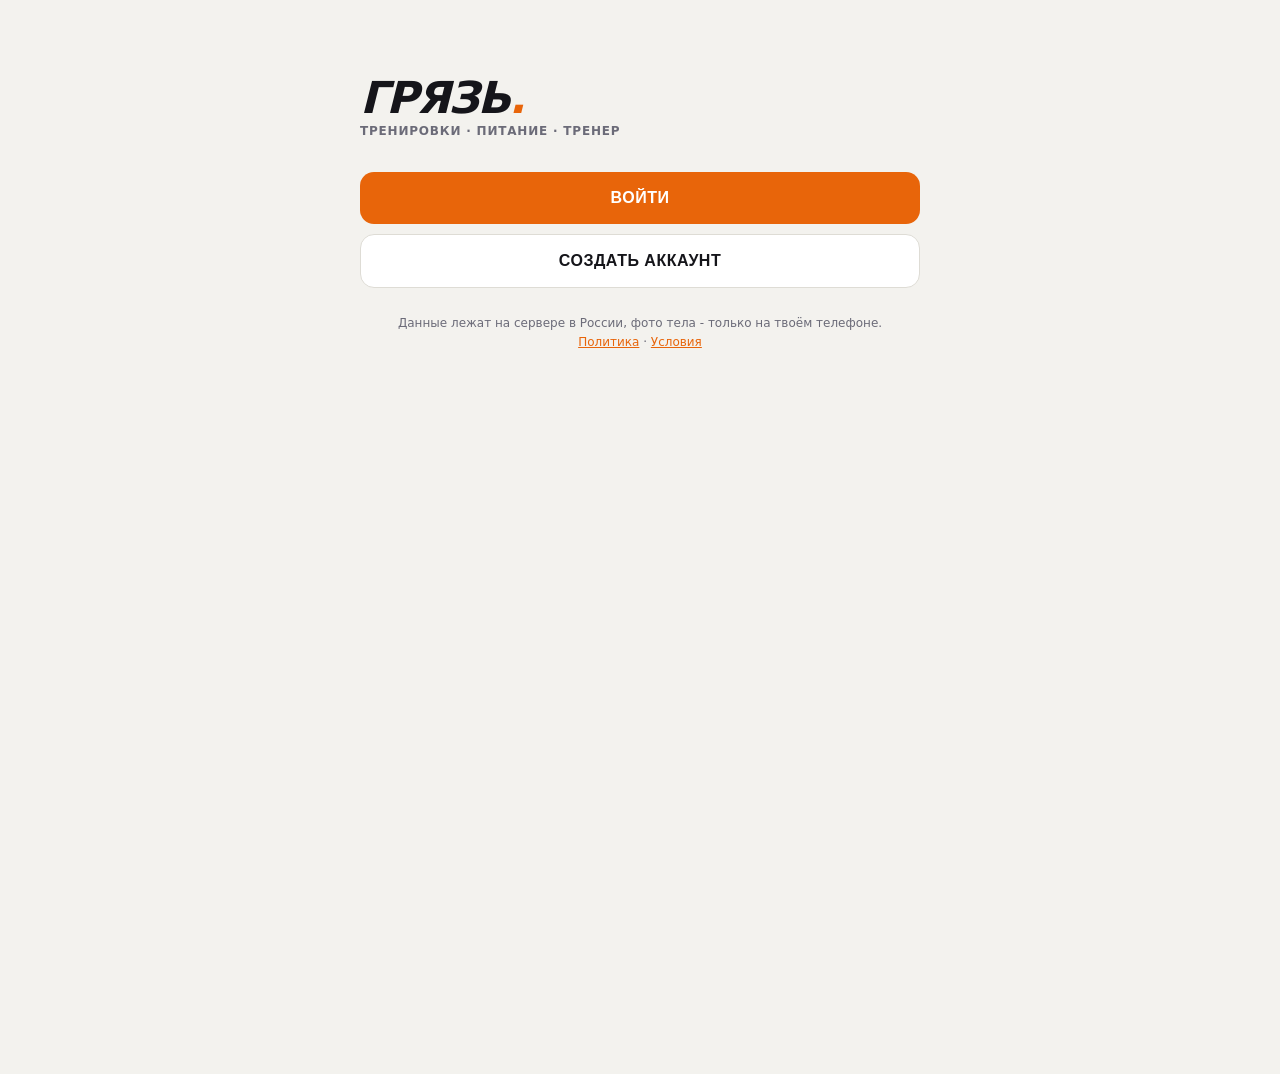
<file: index.html>
<!DOCTYPE html>
<html lang="ru">
<head>
<meta charset="UTF-8">
<meta name="viewport" content="width=device-width, initial-scale=1.0, viewport-fit=cover">
<title>ГРЯЗЬ · тренировки, питание, тренер</title>
<meta name="description" content="Дневник тренировок и еды с кабинетом тренера: программа, цели по калориям, расписание, прогресс. Данные в России, фото только на телефоне.">
<!-- превью ссылки в мессенджерах: адрес и картинка абсолютные, при смене домена поменять здесь и пересобрать -->
<meta property="og:type" content="website">
<meta property="og:site_name" content="ГРЯЗЬ">
<meta property="og:title" content="ГРЯЗЬ · тренировки, питание, тренер">
<meta property="og:description" content="Дневник тренировок и еды с кабинетом тренера: программа, цели, расписание, прогресс.">
<meta property="og:url" content="https://cb869498.tw1.ru/">
<meta property="og:image" content="https://cb869498.tw1.ru/og.png">
<meta property="og:image:width" content="1200">
<meta property="og:image:height" content="630">
<meta name="twitter:card" content="summary_large_image">
<link rel="canonical" href="https://cb869498.tw1.ru/">
<meta name="theme-color" content="#0a0a0c">
<link rel="manifest" href="manifest.webmanifest">
<link rel="icon" type="image/png" href="icons/icon-192.png">
<link rel="apple-touch-icon" href="icons/apple-touch-icon.png">
<meta name="apple-mobile-web-app-capable" content="yes">
<meta name="mobile-web-app-capable" content="yes">
<meta name="apple-mobile-web-app-status-bar-style" content="black-translucent">
<meta name="apple-mobile-web-app-title" content="ГРЯЗЬ">
<style>
/* ═══════════ ТЕМА ═══════════
   Все цвета только через токены. Тёмная по умолчанию, светлая через
   html[data-theme="light"]; «как в системе» ставит атрибут по prefers-color-scheme. */
:root {
  --bg: #0a0a0c;
  --panel: #131318;
  --panel-2: #1a1a22;
  --panel-3: #22222b;
  --panel-4: #17171e;
  --line: #26262f;
  --line-2: #3a3a48;
  --ink: #ececf1;
  --ink-2: #d6d6de;
  --dim: #7c7c8a;
  --dim-2: #9a9aa8;
  --org: #ff7a1a;
  --org-dim: #b05310;
  --org-ghost: rgba(255,122,26,.09);
  --on-org: #0a0a0c;
  --blood: #ff3d3d;
  --blood-ghost: rgba(255,61,61,.09);
  --warn-ink: #ff8080;
  --warn-line: #7d2222;
  --gold: #ffb020;
  --pool: #57a8ff;
  --pool-dim: #2b7bd6;
  --img-bg: #0c0c0f;
  --nav-bg: rgba(10,10,12,.94);
  --roulette: linear-gradient(135deg, #1d1207, #131318);
  color-scheme: dark;
}
html[data-theme="light"] {
  --bg: #f3f2ee;
  --panel: #ffffff;
  --panel-2: #efeeea;
  --panel-3: #e4e2dc;
  --panel-4: #f7f6f2;
  --line: #dedcd5;
  --line-2: #c9c6bd;
  --ink: #15151a;
  --ink-2: #33333c;
  --dim: #6b6b78;
  --dim-2: #55555f;
  --org: #e8650a;
  --org-dim: #b04f0a;
  --org-ghost: rgba(232,101,10,.10);
  --on-org: #ffffff;
  --blood: #d92c2c;
  --blood-ghost: rgba(217,44,44,.08);
  --warn-ink: #b42121;
  --warn-line: #e5b0b0;
  --gold: #b8780a;
  --pool: #2f6fd6;
  --pool-dim: #2f6fd6;
  --img-bg: #e9e8e3;
  --nav-bg: rgba(243,242,238,.94);
  --roulette: linear-gradient(135deg, #fff3e8, #ffffff);
  color-scheme: light;
}

    * { box-sizing: border-box; -webkit-tap-highlight-color: transparent; }
  html, body { margin: 0; padding: 0; background: var(--bg); }
  body {
    font-family: -apple-system, BlinkMacSystemFont, "SF Pro", "Inter", system-ui, sans-serif;
    color: var(--ink);
    padding: 0 0 120px;
    max-width: 640px;
    margin: 0 auto;
    padding-top: env(safe-area-inset-top);
  }
  .wrap { padding: 0 16px; }
  .hidden { display: none !important; }

  header {
    padding: 22px 16px 16px;
    border-bottom: 1px solid var(--line);
  }
  .brand {
    font-size: 34px; font-weight: 900; letter-spacing: -1.5px;
    line-height: 0.92; text-transform: uppercase; font-style: italic;
  }
  .brand span { color: var(--org); }
  .sub {
    font-size: 12px; color: var(--dim); margin-top: 8px;
    letter-spacing: 0.5px; text-transform: uppercase; font-weight: 600;
  }

  .sec-h { font-size: 12px; text-transform: uppercase; color: var(--dim); font-weight: 800; letter-spacing: 1px; margin: 20px 0 10px; }

  /* ── today banner ── */
  .today-card {
    margin: 16px 0 0; border-radius: 16px; padding: 16px;
    background: var(--panel); border: 1px solid var(--line);
  }
  .today-card.iron { border-color: var(--org-dim); }
  .today-card.ring { border-color: var(--blood); }
  .today-card.pool { border-color: var(--pool-dim); }
  .tc-day { font-size: 11px; text-transform: uppercase; color: var(--dim); font-weight: 700; letter-spacing: 1.2px; }
  .tc-what { font-size: 26px; font-weight: 900; letter-spacing: -1px; line-height: 1.05; margin-top: 5px; text-transform: uppercase; font-style: italic; }
  .today-card.iron .tc-what { color: var(--org); }
  .today-card.ring .tc-what { color: var(--blood); }
  .today-card.pool .tc-what { color: var(--pool); }
  .tc-note { font-size: 12px; color: var(--dim); margin-top: 6px; line-height: 1.4; }
  .tc-meta { display: flex; gap: 14px; margin-top: 12px; padding-top: 10px; border-top: 1px solid var(--line); }
  .tc-meta div { font-size: 10px; color: var(--dim); font-weight: 600; text-transform: uppercase; }
  .tc-meta b { display: block; font-size: 15px; color: var(--ink); font-weight: 800; margin-top: 2px; }

  /* ── timeline ── */
  .tl { margin: 14px 0 0; position: relative; }
  .tl:before { content:""; position: absolute; left: 21px; top: 10px; bottom: 10px; width: 2px; background: var(--line); }
  .tstep {
    display: flex; gap: 12px; align-items: flex-start; position: relative;
    background: var(--panel); border: 1px solid var(--line); border-radius: 14px;
    padding: 13px 13px 13px 12px; margin-bottom: 8px; cursor: pointer;
  }
  .tstep:active { background: var(--panel-4); }
  .tstep .dot {
    flex: 0 0 20px; width: 20px; height: 20px; border-radius: 50%;
    border: 2px solid var(--dim); margin-top: 1px; position: relative; z-index: 2;
    display: flex; align-items: center; justify-content: center;
    font-size: 12px; font-weight: 900; color: var(--on-org); background: var(--bg);
    transition: all .25s;
  }
  .tstep.done .dot { background: var(--org); border-color: var(--org); }
  .tstep.done .dot:after { content:"✓"; }
  .tstep .tt { flex: 1; }
  .tstep .tt-time { font-size: 10px; color: var(--dim); font-weight: 800; letter-spacing: .8px; }
  .tstep .tt-name { font-size: 15px; font-weight: 800; margin-top: 2px; line-height: 1.2; }
  .tstep .tt-sub { font-size: 12px; color: var(--dim); margin-top: 3px; line-height: 1.35; }
  .tstep.done .tt-name { color: var(--dim); text-decoration: line-through; }
  .tstep .go {
    flex: 0 0 auto; align-self: center;
    background: var(--panel-2); border: 1px solid var(--org-dim); color: var(--org);
    font-size: 11px; font-weight: 800; text-transform: uppercase; letter-spacing: .5px;
    border-radius: 9px; padding: 9px 12px;
  }
  .tstep.done .go { display: none; }
  .tstep.info { cursor: default; }
  .tstep.info .dot { border-style: dashed; }

  /* ── weight ── */
  .weight-card {
    margin: 12px 0 8px; background: var(--panel);
    border: 1px solid var(--line); border-radius: 16px; padding: 16px;
  }
  .wc-top { display: flex; justify-content: space-between; align-items: baseline; }
  .wc-label { font-size: 11px; text-transform: uppercase; color: var(--dim); font-weight: 700; letter-spacing: 1px; }
  .wc-now { font-size: 40px; font-weight: 900; letter-spacing: -2px; }
  .wc-now small { font-size: 16px; color: var(--dim); font-weight: 600; }
  .wc-goal { font-size: 13px; color: var(--org); font-weight: 700; }
  .track { height: 10px; background: var(--panel-2); border-radius: 6px; margin: 14px 0 6px; overflow: hidden; }
  .track-fill { height: 100%; background: linear-gradient(90deg, var(--org-dim), var(--org)); border-radius: 6px; transition: width .5s cubic-bezier(.2,.8,.2,1); width: 0%; }
  .track-scale { display: flex; justify-content: space-between; font-size: 10px; color: var(--dim); font-weight: 600; }
  .wc-actions { display: flex; gap: 8px; margin-top: 14px; }
  .wbtn { flex: 1; background: var(--panel-2); border: 1px solid var(--line); color: var(--ink); border-radius: 10px; padding: 12px; font-size: 14px; font-weight: 700; cursor: pointer; }
  .wbtn:active { background: var(--panel-3); }
  .wc-hist { font-size: 11px; color: var(--dim); margin-top: 10px; min-height: 14px; }
  .wchart svg { display: block; width: 100%; height: auto; }
  .wchart-hint { font-size: 11px; color: var(--dim); margin-top: 12px; text-align: center; padding: 14px 0; border: 1px dashed var(--line); border-radius: 10px; }

  /* ── exercises (классический зал) ── */
  .ex {
    background: var(--panel); border: 1px solid var(--line);
    border-radius: 14px; padding: 14px; margin-bottom: 10px;
  }
  .ex-head { display: flex; justify-content: space-between; align-items: flex-start; gap: 10px; }
  .ex-name { font-size: 16px; font-weight: 800; line-height: 1.25; }
  .ex-idx { font-size: 11px; color: var(--dim); font-weight: 800; letter-spacing: 1px; }
  .ex-target { font-size: 12px; color: var(--org); font-weight: 700; margin-top: 4px; }
  .ex-m { font-size: 11px; font-weight: 800; letter-spacing: .3px; text-transform: uppercase; color: var(--org); margin: 6px 0 2px; line-height: 1.35; }
  .ex-note { font-size: 12px; color: var(--dim); margin-top: 6px; line-height: 1.45; }
  .ex-last { font-size: 12px; color: var(--gold); margin-top: 8px; font-weight: 600; }
  .ex-tip {
    font-size: 12px; font-weight: 700; margin-top: 8px; padding: 9px 11px;
    border-radius: 9px; background: var(--org-ghost); border: 1px solid var(--org-dim); color: var(--org);
    line-height: 1.4;
  }
  .ex-tip.warn { background: var(--blood-ghost); border-color: var(--warn-line); color: var(--warn-ink); }
  .ex-inputs { display: flex; gap: 6px; margin-top: 12px; align-items: center; }
  .ex-w { width: 78px; flex: 0 0 78px; }
  .ex-reps { display: flex; gap: 6px; flex: 1; }
  input.cell {
    width: 100%; background: var(--panel-2); border: 1px solid var(--line);
    color: var(--ink); border-radius: 9px; padding: 12px 6px; font-size: 16px;
    font-weight: 800; text-align: center; -moz-appearance: textfield;
  }
  input.cell::-webkit-outer-spin-button, input.cell::-webkit-inner-spin-button { -webkit-appearance: none; margin: 0; }
  input.cell:focus { outline: none; border-color: var(--org-dim); }
  input.cell.wcell { border-color: var(--line-2); }
  .ex-labels { display: flex; gap: 6px; margin-top: 5px; }
  .ex-labels .l1 { width: 78px; flex: 0 0 78px; font-size: 10px; color: var(--dim); text-align: center; font-weight: 700; letter-spacing: .5px; }
  .ex-labels .l2 { flex: 1; font-size: 10px; color: var(--dim); text-align: center; font-weight: 700; letter-spacing: .5px; }
  .swap { margin-top: 10px; font-size: 12px; color: var(--dim); border-top: 1px dashed var(--line); padding-top: 9px; }
  .swap b { color: var(--dim-2); }

  .warmbox {
    background: var(--panel-2); border: 1px solid var(--line); border-radius: 12px;
    padding: 13px 14px; margin-bottom: 12px; font-size: 13px; color: var(--dim); line-height: 1.5;
  }
  .warmbox b { color: var(--ink); }

  .save {
    width: 100%; background: var(--org); color: var(--on-org); border: none;
    border-radius: 14px; padding: 18px; font-size: 17px; font-weight: 900;
    text-transform: uppercase; letter-spacing: .5px; cursor: pointer; margin-top: 6px;
  }
  .save:active { transform: scale(.985); }
  .save.ghost { background: var(--panel-2); color: var(--ink); border: 1px solid var(--line); }

  .plan-bar { margin: 0 0 10px; padding: 10px 12px; background: var(--panel); border: 1px solid var(--line); border-radius: 12px; }
  .pb-l { margin-bottom: 9px; }
  .pb-row { display: flex; gap: 6px; flex-wrap: wrap; }
  .pb-name { font-size: 13px; font-weight: 800; line-height: 1.2; }
  .pb-meta { font-size: 10.5px; color: var(--dim); font-weight: 600; margin-top: 2px; }
  .pb-btn { background: var(--panel-2); border: 1px solid var(--line); color: var(--ink); border-radius: 8px; padding: 8px 10px;
    font-size: 11px; font-weight: 800; text-transform: uppercase; letter-spacing: .3px; cursor: pointer; white-space: nowrap; }
  .pb-btn:active { background: var(--panel-3); }
  .pb-btn.org { color: var(--org); border-color: var(--org-dim); }
  .tabs { display: flex; gap: 6px; margin: 16px 0 10px; }
  .tab {
    flex: 1; text-align: center; padding: 11px 4px; border-radius: 10px;
    background: var(--panel); border: 1px solid var(--line); color: var(--dim);
    font-size: 13px; font-weight: 800; cursor: pointer; text-transform: uppercase;
  }
  .tab.active { background: var(--org); color: var(--on-org); border-color: var(--org); }

  /* ── food ── */
  .food-card { background: var(--panel); border: 1px solid var(--line); border-radius: 16px; padding: 16px; margin-bottom: 12px; }
  .fbar-label { display: flex; justify-content: space-between; font-size: 12px; font-weight: 700; margin-bottom: 6px; }
  .fbar-label span:last-child { color: var(--dim); }
  .fbar { height: 12px; background: var(--panel-2); border-radius: 7px; overflow: hidden; margin-bottom: 14px; }
  .fbar-fill { height: 100%; border-radius: 7px; transition: width .4s; }
  .fbar-fill.kcal { background: linear-gradient(90deg, var(--org-dim), var(--org)); }
  .fbar-fill.prot { background: linear-gradient(90deg, #8a6a10, var(--gold)); }
  .fgrid { display: grid; grid-template-columns: 1fr 1fr; gap: 8px; }
  .fbtn {
    background: var(--panel-2); border: 1px solid var(--line); color: var(--ink);
    border-radius: 12px; padding: 13px 12px; text-align: left; cursor: pointer;
  }
  .fbtn:active { background: var(--panel-3); }
  .fbtn b { display: block; font-size: 13px; font-weight: 800; line-height: 1.2; }
  .fbtn small { display: block; font-size: 10.5px; color: var(--dim); margin-top: 4px; font-weight: 600; line-height: 1.35; }
  .fbtn small i { color: var(--dim-2); font-style: normal; font-weight: 700; }
  .fbtn.rec { border-color: var(--line-2); }
  .fbtn.rec .ic-lg { margin-bottom: 8px; }

  /* ── чек-лист дня ── */
  .ck-head { display: flex; justify-content: space-between; align-items: baseline; margin: 2px 2px 10px; }
  .ck-head span { font-size: 11px; font-weight: 800; letter-spacing: 1px; text-transform: uppercase; color: var(--dim); }
  .ck-head b { font-size: 15px; font-weight: 900; font-variant-numeric: tabular-nums; }
  .ck-head b.full { color: var(--org); }
  .tstep.opt { opacity: .68; }
  .tstep.opt .tt-name i { font-style: normal; font-size: 10px; font-weight: 700; color: var(--dim); text-transform: uppercase; letter-spacing: .4px; }

  /* ── дни в истории ── */
  .dayrow { display: flex; align-items: center; gap: 10px; padding: 11px 12px; border: 1px solid var(--line); border-radius: 12px;
    background: var(--panel); margin-bottom: 6px; }
  .dayrow.full { border-color: var(--org-dim); }
  .dr-d { font-size: 12.5px; font-weight: 800; font-variant-numeric: tabular-nums; flex: none; }
  .dr-w { font-size: 11px; color: var(--dim); font-weight: 700; flex: none; width: 18px; }
  .dr-dots { display: flex; gap: 4px; flex: 1; flex-wrap: wrap; }
  .dr-dots i { width: 9px; height: 9px; border-radius: 3px; background: var(--panel-2); border: 1px solid var(--line); }
  .dr-dots i.on { background: var(--org); border-color: var(--org); }
  .dr-n { font-size: 12px; font-weight: 900; color: var(--dim); font-variant-numeric: tabular-nums; flex: none; }
  .dayrow.full .dr-n { color: var(--org); }

  /* ── вес: недельная дельта и протокол ── */
  .wc-week { display: flex; align-items: baseline; gap: 8px; margin-top: 12px; font-size: 12px; font-weight: 700; }
  .wc-week .d { font-size: 17px; font-weight: 900; font-variant-numeric: tabular-nums; }
  .wc-week .d.ok { color: var(--org); }
  .wc-week .d.slow { color: var(--gold); }
  .wc-week .d.fast { color: var(--warn-ink); }
  .wc-week .lbl { color: var(--dim); font-weight: 600; line-height: 1.35; }
  .wc-warn { margin-top: 10px; padding: 10px 12px; border-radius: 10px; background: var(--blood-ghost); border: 1px solid var(--warn-line); color: var(--warn-ink); font-size: 11.5px; font-weight: 600; line-height: 1.45; }
  .wc-warn.hidden { display: none; }

  /* ── фото прогресса ── */
  .ph-compare { display: grid; grid-template-columns: 1fr 1fr; gap: 8px; margin-bottom: 10px; }
  .ph-slot { position: relative; border-radius: 14px; overflow: hidden; border: 2px solid var(--line); background: var(--panel-2); cursor: pointer; }
  .ph-slot.active { border-color: var(--org); }
  .ph-slot { aspect-ratio: 3 / 4; }
  .ph-slot img { display: block; width: 100%; height: 100%; object-fit: contain; background: var(--img-bg); }
  .ph-slot.empty { display: flex; align-items: center; justify-content: center; border-style: dashed; }
  .ph-ph { font-size: 12px; font-weight: 800; letter-spacing: 1px; text-transform: uppercase; color: var(--dim); }
  .ph-cap { position: absolute; left: 0; right: 0; bottom: 0; padding: 20px 4px 2px; display: flex; justify-content: space-between; align-items: center;
    background: linear-gradient(180deg, transparent, rgba(0,0,0,.55) 45%, rgba(0,0,0,.9)); font-size: 11px; font-weight: 800;
    text-shadow: 0 1px 3px rgba(0,0,0,.9); }
  .ph-cap b, .ph-cap span { padding: 7px 5px; cursor: pointer; }
  .ph-cap span { color: var(--org); font-variant-numeric: tabular-nums; }
  .ph-delta { text-align: center; font-size: 13px; color: var(--dim); font-weight: 600; margin-bottom: 12px; }
  .ph-delta b { font-size: 19px; font-weight: 900; color: var(--org); font-variant-numeric: tabular-nums; }
  .ph-delta.hidden { display: none; }
  .ph-grid { display: grid; grid-template-columns: repeat(4, 1fr); gap: 6px; margin-top: 10px; }
  .ph-th { position: relative; border-radius: 10px; overflow: hidden; border: 2px solid transparent; cursor: pointer; background: var(--panel-2); }
  .ph-th.on { border-color: var(--org); }
  .ph-th img { display: block; width: 100%; aspect-ratio: 3 / 4; object-fit: cover; }
  .ph-th-d { position: absolute; left: 0; right: 0; bottom: 0; padding: 8px 3px 2px; font-size: 9px; font-weight: 800; text-align: center;
    background: linear-gradient(180deg, transparent, rgba(0,0,0,.85)); }
  .ph-th-a { position: absolute; top: 3px; left: 3px; width: 15px; height: 15px; border-radius: 5px; background: var(--org); color: var(--on-org);
    font-size: 9px; font-weight: 900; display: flex; align-items: center; justify-content: center; }
  .ph-th-x { position: absolute; top: 0; right: 0; padding: 7px 9px 10px 12px; font-size: 15px; font-weight: 900; color: #fff;
    text-shadow: 0 1px 3px #000; line-height: 1; }
  .ph-grid > .wc-hist { grid-column: 1 / -1; }
  .ph-hint { font-size: 11px; color: var(--dim); line-height: 1.45; margin-top: 8px; }
  .ph-hint b { color: var(--ink); }
  /* ── суперсет и кардио в зале ── */
  .ssblock { border: 1px dashed var(--org-dim); border-radius: 16px; padding: 10px 10px 2px; margin-bottom: 12px; background: var(--org-ghost); }
  .ss-tag { font-size: 10px; font-weight: 900; letter-spacing: 1px; text-transform: uppercase; color: var(--org); padding: 2px 4px 8px; }
  .ssblock .ex { margin-bottom: 10px; }
  .cardio-row { display: flex; align-items: center; gap: 12px; background: var(--panel); border: 1px dashed var(--org-dim); border-radius: 14px; padding: 13px 14px; margin-bottom: 12px; }
  .cardio-t { font-size: 11px; font-weight: 900; letter-spacing: 1px; text-transform: uppercase; color: var(--org); flex: none; }
  .cardio-x { font-size: 12.5px; color: var(--dim); line-height: 1.4; }

  /* ── еда: съедено по факту ── */
  .eaten-top { display: flex; align-items: baseline; gap: 12px; margin-bottom: 12px; }
  .eaten-k { font-size: 44px; font-weight: 900; line-height: 1; letter-spacing: -1.5px; font-variant-numeric: tabular-nums; color: var(--org); }
  .eaten-r { margin-left: auto; text-align: right; }
  .eaten-goal { font-size: 11px; font-weight: 700; color: var(--dim); }
  .eaten-left { font-size: 12px; font-weight: 700; margin-top: 3px; }
  .macros3 { display: grid; grid-template-columns: 1fr 1fr 1fr; gap: 1px; background: var(--line); border: 1px solid var(--line); border-radius: 12px; overflow: hidden; }
  .m3 { background: var(--panel-2); padding: 10px 8px; text-align: center; }
  .m3-v { font-size: 19px; font-weight: 900; font-variant-numeric: tabular-nums; }
  .m3-v.ok { color: var(--org); }
  .m3-v small { font-size: 11px; font-weight: 700; color: var(--dim); }
  .m3-k { font-size: 9.5px; font-weight: 700; letter-spacing: .4px; text-transform: uppercase; color: var(--dim); margin-top: 3px; }
  .mac-note { margin-top: 8px; font-size: 10.5px; color: var(--dim); font-weight: 600; line-height: 1.4; }
  .mac-note.hidden { display: none; }
  .fitem { display: flex; align-items: center; gap: 10px; }
  .fi-l { flex: 1; min-width: 0; }
  .fi-n { font-size: 13.5px; font-weight: 700; line-height: 1.25; }
  .fi-m { font-size: 10.5px; color: var(--dim); margin-top: 2px; font-weight: 600; }
  .fi-chip { flex: none; background: var(--panel-2); border: 1px solid var(--org-dim); color: var(--org); border-radius: 8px; padding: 5px 9px; font-size: 12px; font-weight: 800; cursor: pointer; white-space: nowrap; }
  .fi-chip:active { background: var(--org); color: var(--on-org); }
  .fi-k { flex: none; font-size: 14px; font-weight: 900; font-variant-numeric: tabular-nums; min-width: 46px; text-align: right; }

  /* ── шторка выбора доли ── */
  .sheet { position: fixed; inset: 0; z-index: 60; background: rgba(0,0,0,.66); display: flex; align-items: flex-end; touch-action: none; }
  .sheet.hidden { display: none; }
  .sheet-in { width: 100%; background: var(--panel); border-top: 1px solid var(--line); border-radius: 20px 20px 0 0; padding: 10px 16px calc(20px + env(safe-area-inset-bottom)); }
  .sheet-grab { width: 38px; height: 4px; border-radius: 3px; background: var(--line); margin: 0 auto 14px; }
  .sheet-t { font-size: 18px; font-weight: 900; text-transform: uppercase; font-style: italic; }
  .sheet-sub { font-size: 12px; color: var(--dim); margin: 4px 0 14px; line-height: 1.4; }
  .frow { display: grid; grid-template-columns: 1fr 1fr; gap: 8px; }
  .fracb { background: var(--panel-2); border: 1px solid var(--line); color: var(--ink); border-radius: 14px; padding: 15px 10px; font-size: 19px; font-weight: 900; cursor: pointer; }
  .fracb small { display: block; font-size: 10.5px; font-weight: 700; color: var(--dim); margin-top: 4px; }
  .fracb.on { border-color: var(--org); color: var(--org); }
  .fracb.wide { grid-column: 1 / -1; font-size: 15px; }
  .fracb:active { background: var(--panel-3); }

  /* ── список покупок ── */
  .shop-g { background: var(--panel); border: 1px solid var(--line); border-radius: 14px; margin-bottom: 8px; overflow: hidden; }
  .shop-h { display: flex; align-items: center; gap: 10px; padding: 14px; cursor: pointer; }
  .shop-h .nm { flex: 1; font-size: 14px; font-weight: 800; }
  .shop-h .cnt { font-size: 12px; font-weight: 800; color: var(--dim); font-variant-numeric: tabular-nums; }
  .shop-h .cnt.full { color: var(--org); }
  .shop-h .arw { color: var(--dim); font-size: 13px; transition: transform .2s; }
  .shop-g.open .shop-h .arw { transform: rotate(90deg); }
  .shop-b { display: none; padding: 0 14px 8px; }
  .shop-g.open .shop-b { display: block; }
  .shop-i { display: flex; align-items: center; gap: 11px; padding: 10px 0; border-top: 1px solid var(--line); cursor: pointer; }
  .shop-i .bx {
    flex: 0 0 21px; width: 21px; height: 21px; border-radius: 6px;
    border: 2px solid var(--dim); display: flex; align-items: center; justify-content: center;
    font-size: 13px; font-weight: 900; color: var(--on-org); transition: all .18s;
  }
  .shop-i.on .bx { background: var(--org); border-color: var(--org); }
  .shop-i.on .bx:after { content: "✓"; }
  .shop-i .tx { flex: 1; font-size: 13.5px; line-height: 1.3; }
  .shop-i.on .tx { color: var(--dim); text-decoration: line-through; }
  .shop-i .nb { font-size: 11px; color: var(--org); font-weight: 700; }
  .shop-tag { font-size: 10px; font-weight: 800; letter-spacing: .5px; text-transform: uppercase; padding: 3px 7px; border-radius: 6px; background: var(--panel-2); color: var(--dim); }
  .shop-tag.wk { color: var(--org); border: 1px solid var(--org-dim); }
  .fitem { display: flex; justify-content: space-between; align-items: center; padding: 10px 0; border-bottom: 1px solid var(--line); font-size: 13px; }
  .fitem:last-child { border-bottom: none; }
  .fitem .fx { color: var(--blood); font-weight: 800; padding: 12px 8px; cursor: pointer; }
  .gate { border-radius: 12px; padding: 13px 14px; font-size: 13px; line-height: 1.5; font-weight: 600; margin-bottom: 12px; }
  .gate.ok { background: var(--org-ghost); border: 1px solid var(--org-dim); color: var(--org); }
  .gate.bad { background: var(--blood-ghost); border: 1px solid var(--warn-line); color: var(--warn-ink); }

  .roulette {
    background: var(--roulette); border: 1px solid var(--org-dim);
    border-radius: 16px; padding: 16px; margin-bottom: 12px;
  }
  .roulette h3 { margin: 0 0 4px; font-size: 17px; font-weight: 900; text-transform: uppercase; font-style: italic; color: var(--org); }
  .roulette p { margin: 0 0 12px; font-size: 12px; color: var(--dim); line-height: 1.4; }

  /* ── history ── */
  .h-title { font-size: 22px; font-weight: 900; letter-spacing: -.5px; margin: 18px 0 4px; text-transform: uppercase; font-style: italic; }
  .h-sub { font-size: 12px; color: var(--dim); margin-bottom: 14px; }
  .hcard { background: var(--panel); border: 1px solid var(--line); border-radius: 14px; padding: 14px; margin-bottom: 10px; }
  .hcard-top { display: flex; justify-content: space-between; align-items: center; margin-bottom: 10px; }
  .hbadge { width: 34px; height: 34px; border-radius: 9px; background: var(--panel-2); border: 1px solid var(--org-dim); color: var(--org); font-weight: 900; font-size: 15px; display: flex; align-items: center; justify-content: center; }
  .hdate { font-size: 13px; font-weight: 700; }
  .hday { font-size: 11px; color: var(--dim); text-transform: uppercase; font-weight: 700; letter-spacing: .5px; }
  .hrow { display: flex; justify-content: space-between; font-size: 13px; padding: 5px 0; gap: 10px; }
  .hrow .n { color: var(--dim); flex: 1; }
  .hrow .v { font-weight: 800; font-variant-numeric: tabular-nums; text-align: right; }

  .stat-row { display: flex; gap: 8px; margin: 14px 0; }
  .stat { flex: 1; background: var(--panel); border: 1px solid var(--line); border-radius: 14px; padding: 14px; text-align: center; }
  .stat-n { font-size: 26px; font-weight: 900; color: var(--org); letter-spacing: -1px; }
  .stat-l { font-size: 10px; color: var(--dim); text-transform: uppercase; font-weight: 700; letter-spacing: .5px; margin-top: 3px; }

  .backup { background: var(--panel); border: 1px solid var(--line); border-radius: 14px; padding: 14px; margin-top: 18px; }
  .backup h3 { margin: 0 0 6px; font-size: 13px; text-transform: uppercase; letter-spacing: .5px; }
  .backup p { margin: 0 0 12px; font-size: 12px; color: var(--dim); line-height: 1.5; }
  .backup .row { display: flex; gap: 8px; }

  /* ── тренер ── */
  .coach-card { background: var(--panel); border: 1px solid var(--org-dim); border-radius: 16px; padding: 14px 16px; margin: 16px 0 0; }
  .coach-card.off { border-color: var(--line); }
  .cc-k { font-size: 11px; font-weight: 800; letter-spacing: 1px; text-transform: uppercase; color: var(--org); }
  .coach-card.off .cc-k { color: var(--dim); }
  .cc-t { font-size: 15px; font-weight: 800; margin-top: 4px; line-height: 1.3; }
  .cc-s { font-size: 12px; color: var(--dim); margin-top: 4px; line-height: 1.45; }
  .cc-note { margin-top: 10px; padding: 11px 13px; background: var(--panel-2); border-radius: 11px; font-size: 14px; line-height: 1.5; white-space: pre-wrap; }
  .cc-row { display: flex; gap: 8px; margin-top: 12px; flex-wrap: wrap; }
  .cc-row .wbtn { flex: 1 1 40%; }
  .cc-row .wbtn.danger { color: var(--warn-ink); border-color: var(--warn-line); }
  /* ── подключение к тренеру ── */
  #join { position: fixed; inset: 0; z-index: 210; background: var(--bg); overflow-y: auto; max-width: 640px; margin: 0 auto; padding: env(safe-area-inset-top) 20px calc(30px + env(safe-area-inset-bottom)); }
  .j-h { font-size: 26px; font-weight: 900; text-transform: uppercase; font-style: italic; letter-spacing: -1px; margin: 22px 0 6px; }
  .j-p { font-size: 14px; color: var(--ink-2); line-height: 1.55; margin: 0 0 12px; }
  .j-p b { color: var(--ink); }
  .j-box { background: var(--panel); border: 1px solid var(--line); border-radius: 12px; padding: 12px 14px; font-size: 13px; line-height: 1.5; color: var(--dim); margin-bottom: 12px; }
  .j-box b { color: var(--ink); }
  .j-box ul { margin: 6px 0 0; padding-left: 18px; }
  .j-box li { margin: 3px 0; }
  .j-in { width: 100%; background: var(--panel-2); border: 1px solid var(--line); color: var(--ink); border-radius: 12px; padding: 14px; font-size: 18px; font-weight: 800; margin: 4px 0 12px; }
  .j-in.code { text-transform: uppercase; letter-spacing: 3px; text-align: center; font-size: 22px; }
  .j-in:focus { outline: none; border-color: var(--org-dim); }
  .j-l { font-size: 11px; font-weight: 800; letter-spacing: 1px; text-transform: uppercase; color: var(--dim); }
  .j-chk { display: flex; gap: 12px; align-items: flex-start; padding: 12px 0; border-top: 1px solid var(--line); cursor: pointer; font-size: 13.5px; line-height: 1.45; }
  .j-chk .bx { flex: 0 0 22px; width: 22px; height: 22px; border-radius: 6px; border: 2px solid var(--dim); margin-top: 1px; display: flex; align-items: center; justify-content: center; font-weight: 900; color: var(--on-org); }
  .j-chk.on .bx { background: var(--org); border-color: var(--org); }
  .j-chk.on .bx:after { content: "✓"; }
  .j-chk a { color: var(--org); }
  .j-foot { display: flex; gap: 10px; margin-top: 16px; }
  .j-foot .fl-back { flex: 0 0 90px; }
  .j-foot .fl-next { flex: 1; }
  .j-foot .fl-next:disabled { opacity: .4; }
  .j-err { color: var(--warn-ink); font-size: 13px; font-weight: 700; margin-top: 10px; min-height: 18px; }

  /* ── nav ── */
  .nav {
    position: fixed; bottom: 0; left: 0; right: 0; display: flex;
    background: var(--nav-bg); backdrop-filter: blur(14px);
    border-top: 1px solid var(--line); z-index: 50;
    padding-bottom: env(safe-area-inset-bottom); max-width: 640px; margin: 0 auto;
  }
  .nav-btn {
    flex: 1; background: none; border: none; color: var(--dim);
    padding: 15px 4px 17px; font-size: 11.5px; font-weight: 800; cursor: pointer;
    text-transform: uppercase; letter-spacing: .4px;
  }
  .nav-btn.active { color: var(--org); }

  .toast {
    position: fixed; bottom: 92px; left: 50%; transform: translateX(-50%) translateY(20px);
    background: var(--org); color: var(--on-org); padding: 14px 26px; border-radius: 12px;
    font-weight: 900; font-size: 15px; opacity: 0; pointer-events: none;
    transition: all .28s cubic-bezier(.2,.8,.2,1); z-index: 300; white-space: nowrap;
  }
  .toast.show { opacity: 1; transform: translateX(-50%) translateY(0); }

  /* ── FLOW (пошаговый гид) ── */
  #flow {
    position: fixed; inset: 0; z-index: 200; background: var(--bg);
    display: flex; flex-direction: column; max-width: 640px; margin: 0 auto;
    padding-top: env(safe-area-inset-top);
  }
  .fl-head { display: flex; align-items: center; gap: 12px; padding: 16px; }
  .fl-title { flex: 1; font-size: 13px; font-weight: 800; text-transform: uppercase; letter-spacing: .8px; color: var(--dim); }
  .fl-x { background: var(--panel); border: 1px solid var(--line); color: var(--ink); width: 38px; height: 38px; border-radius: 10px; font-size: 16px; font-weight: 800; cursor: pointer; }
  .fl-prog { display: flex; gap: 5px; padding: 0 16px 4px; }
  .fl-prog i { flex: 1; height: 4px; border-radius: 2px; background: var(--panel-2); }
  .fl-prog i.on { background: var(--org); }
  .fl-body { flex: 1; overflow-y: auto; padding: 10px 20px 20px; display: flex; flex-direction: column; }
  .fstep { animation: fin .38s cubic-bezier(.2,.8,.2,1); flex: 1; display: flex; flex-direction: column; }
  @keyframes fin { from { opacity: 0; transform: translateY(26px) scale(.98); } }
  .fs-icon { margin: 22px 0 18px; animation: pop .5s cubic-bezier(.2,.8,.2,1); }
  .fs-icon svg { width: 92px; height: 92px; color: var(--org); display: block; }
  @keyframes pop { 0% { transform: scale(.4) rotate(-8deg); opacity: 0; } 60% { transform: scale(1.12) rotate(2deg); } 100% { transform: scale(1); } }
  .ic { width: 1em; height: 1em; vertical-align: -.15em; color: var(--org); }
  .ic-lg { width: 26px; height: 26px; color: var(--org); flex: 0 0 26px; }
  .sk-sec { opacity: .42; }
  .done-burst svg { width: 130px; height: 130px; color: var(--org); margin: 0 auto; animation: pop .6s cubic-bezier(.2,.8,.2,1); }
  .rl-head { display: flex; align-items: center; gap: 10px; }
  .fs-kicker { font-size: 11px; font-weight: 800; letter-spacing: 1.2px; text-transform: uppercase; color: var(--org); margin-bottom: 8px; }
  .fs-title { font-size: 28px; font-weight: 900; letter-spacing: -1px; line-height: 1.05; text-transform: uppercase; font-style: italic; }
  .fs-text { font-size: 16px; line-height: 1.55; margin-top: 14px; color: var(--ink-2); }
  .fs-text b { color: var(--ink); }
  .fs-sub { font-size: 13px; color: var(--dim); margin-top: 12px; line-height: 1.5; padding: 11px 13px; background: var(--panel); border: 1px solid var(--line); border-radius: 11px; }
  .fs-html { margin-top: 16px; }
  .fl-foot { display: flex; gap: 10px; padding: 14px 16px calc(16px + env(safe-area-inset-bottom)); }
  .fl-back { flex: 0 0 90px; background: var(--panel); border: 1px solid var(--line); color: var(--ink); border-radius: 14px; padding: 17px 0; font-size: 15px; font-weight: 800; cursor: pointer; }
  .fl-next { flex: 1; background: var(--org); border: none; color: var(--on-org); border-radius: 14px; padding: 17px 0; font-size: 16px; font-weight: 900; text-transform: uppercase; letter-spacing: .5px; cursor: pointer; }
  .fl-next:active { transform: scale(.985); }
  .rest-btn { margin-top: 14px; width: 100%; background: var(--panel); border: 1px solid var(--org-dim); color: var(--org); border-radius: 12px; padding: 14px; font-size: 15px; font-weight: 800; cursor: pointer; font-variant-numeric: tabular-nums; }
  .done-burst { text-align: center; padding: 60px 0; }
  .done-burst .big { font-size: 110px; animation: pop .6s cubic-bezier(.2,.8,.2,1); }
  .done-burst .t { font-size: 26px; font-weight: 900; text-transform: uppercase; font-style: italic; margin-top: 10px; color: var(--org); }

  /* ═══════════ ЭКРАНЫ ВХОДА И АНКЕТЫ ═══════════ */
  .screen { min-height: 100vh; padding: calc(24px + env(safe-area-inset-top)) 20px calc(30px + env(safe-area-inset-bottom)); max-width: 640px; margin: 0 auto; }
  .logo { font-size: 44px; font-weight: 900; letter-spacing: -2px; line-height: .9; text-transform: uppercase; font-style: italic; margin: 30px 0 6px; }
  .logo span { color: var(--org); }
  .logo-sub { font-size: 12px; color: var(--dim); font-weight: 700; letter-spacing: .8px; text-transform: uppercase; margin-bottom: 34px; }
  .a-btn { display: block; width: 100%; background: var(--org); color: var(--on-org); border: none; border-radius: 14px; padding: 17px; font-size: 16px; font-weight: 900; text-transform: uppercase; letter-spacing: .5px; cursor: pointer; margin-top: 10px; }
  .a-btn:active { transform: scale(.985); }
  .a-btn.ghost { background: var(--panel); color: var(--ink); border: 1px solid var(--line); }
  .a-btn:disabled { opacity: .4; }
  .a-link { display: block; text-align: center; color: var(--org); font-weight: 700; font-size: 13px; margin-top: 18px; cursor: pointer; background: none; border: none; }
  .a-err { color: var(--warn-ink); font-size: 13px; font-weight: 700; margin-top: 10px; min-height: 18px; }
  .role-grid { display: grid; grid-template-columns: 1fr 1fr; gap: 10px; margin: 6px 0 14px; }
  .role { background: var(--panel); border: 2px solid var(--line); border-radius: 16px; padding: 18px 14px; cursor: pointer; text-align: left; color: var(--ink); }
  .role.on { border-color: var(--org); background: var(--org-ghost); }
  .role b { display: block; font-size: 17px; font-weight: 900; text-transform: uppercase; font-style: italic; }
  .role small { display: block; font-size: 12px; color: var(--dim); margin-top: 6px; line-height: 1.4; }
  .role svg { width: 34px; height: 34px; color: var(--org); margin-bottom: 8px; display: block; }
  .chips { display: flex; gap: 8px; flex-wrap: wrap; margin: 6px 0 14px; }
  .chip-b { background: var(--panel); border: 1px solid var(--line); color: var(--ink); border-radius: 12px; padding: 12px 14px; font-size: 14px; font-weight: 800; cursor: pointer; flex: 1 1 auto; text-align: center; }
  .chip-b.on { background: var(--org); color: var(--on-org); border-color: var(--org); }
  .chip-b.day { flex: 1 1 11%; padding: 12px 4px; font-size: 13px; }
  .chip-b:active { transform: scale(.97); }
  .big-num { font-size: 52px; font-weight: 900; letter-spacing: -2px; line-height: 1; margin: 8px 0 2px; font-variant-numeric: tabular-nums; }
  .big-num small { font-size: 18px; color: var(--dim); font-weight: 700; letter-spacing: 0; }
  .calc { background: var(--panel); border: 1px solid var(--org-dim); border-radius: 16px; padding: 14px 16px; margin: 8px 0 16px; }
  .calc-row { display: flex; justify-content: space-between; align-items: baseline; padding: 8px 0; border-top: 1px solid var(--line); font-size: 14px; }
  .calc-row:first-child { border-top: none; }
  .calc-row b { font-size: 18px; font-weight: 900; font-variant-numeric: tabular-nums; color: var(--org); }
  .calc-row span { color: var(--dim); font-weight: 600; }
  .tpl { background: var(--panel); border: 2px solid var(--line); border-radius: 14px; padding: 13px 14px; margin-bottom: 8px; cursor: pointer; }
  .tpl.on { border-color: var(--org); background: var(--org-ghost); }
  .tpl b { display: block; font-size: 15px; font-weight: 800; }
  .tpl small { display: block; font-size: 12px; color: var(--dim); margin-top: 3px; line-height: 1.4; }
  .ob-prog { display: flex; gap: 5px; margin-bottom: 18px; }
  .ob-prog i { flex: 1; height: 4px; border-radius: 2px; background: var(--panel-2); }
  .ob-prog i.on { background: var(--org); }

  /* ═══════════ ПРОФИЛЬ ═══════════ */
  .p-card { background: var(--panel); border: 1px solid var(--line); border-radius: 16px; padding: 14px 16px; margin-bottom: 10px; }
  .p-card.warn { border-color: var(--warn-line); }
  .p-k { font-size: 11px; font-weight: 800; letter-spacing: 1px; text-transform: uppercase; color: var(--dim); margin-bottom: 8px; }
  .p-row { display: flex; align-items: center; gap: 10px; padding: 9px 0; border-top: 1px solid var(--line); font-size: 14px; }
  .p-row:first-of-type { border-top: none; }
  .p-row .l { flex: 1; min-width: 0; }
  .p-row .l small { display: block; color: var(--dim); font-size: 12px; margin-top: 2px; line-height: 1.4; }
  .p-row .v { font-weight: 800; font-variant-numeric: tabular-nums; }
  .p-row .wbtn { flex: none; width: auto; padding: 9px 12px; font-size: 12px; }
  .p-row .wbtn.danger { color: var(--warn-ink); border-color: var(--warn-line); }
  .p-name { font-size: 24px; font-weight: 900; letter-spacing: -.5px; text-transform: uppercase; font-style: italic; line-height: 1.05; }
  .p-mail { font-size: 12px; color: var(--dim); margin-top: 4px; }
  .seg { display: flex; background: var(--panel-2); border: 1px solid var(--line); border-radius: 12px; padding: 3px; }
  .seg button { flex: 1; background: none; border: none; color: var(--dim); padding: 10px 6px; border-radius: 9px; font-size: 12.5px; font-weight: 800; cursor: pointer; }
  .seg button.on { background: var(--org); color: var(--on-org); }
  .toggle { width: 44px; height: 26px; border-radius: 13px; background: var(--line-2); position: relative; cursor: pointer; flex: none; border: none; }
  .toggle:after { content: ""; position: absolute; top: 3px; left: 3px; width: 20px; height: 20px; border-radius: 50%; background: var(--ink); transition: left .18s; }
  .toggle.on { background: var(--org); }
  .toggle.on:after { left: 21px; }
  .inp { width: 100%; background: var(--panel-2); border: 1px solid var(--line); color: var(--ink); border-radius: 12px; padding: 13px; font-size: 16px; font-weight: 700; margin: 4px 0 10px; }
  .inp:focus { outline: none; border-color: var(--org-dim); }
  .inp.num { text-align: center; font-size: 22px; font-weight: 900; }
  .lbl-s { font-size: 11px; font-weight: 800; letter-spacing: 1px; text-transform: uppercase; color: var(--dim); }

  /* ═══════════ КАБИНЕТ ТРЕНЕРА ═══════════ */
  #sCoach header.c-head { display: flex; align-items: flex-end; gap: 12px; }
  #sCoach .brand { flex: 1; font-size: 28px; }
  #sCoach .brand small { display: block; font-size: 11px; color: var(--dim); letter-spacing: .5px; font-style: normal; font-weight: 700; margin-top: 6px; }
  .hbtn { background: var(--panel); border: 1px solid var(--line); color: var(--dim); border-radius: 9px; padding: 9px 12px; font-size: 11px; font-weight: 800; text-transform: uppercase; cursor: pointer; }
  .c-sub { font-size: 12px; color: var(--dim); margin-bottom: 14px; line-height: 1.45; }
  .card { background: var(--panel); border: 1px solid var(--line); border-radius: 14px; padding: 14px; margin-bottom: 10px; }
  .card.warn { border-color: var(--warn-line); }
  .row { display: flex; gap: 8px; align-items: center; }
  .grow { flex: 1; min-width: 0; }
  .in { width: 100%; background: var(--panel-2); border: 1px solid var(--line); color: var(--ink); border-radius: 10px; padding: 12px; font-size: 15px; font-weight: 700; }
  .in:focus { outline: none; border-color: var(--org-dim); }
  .in.sm { padding: 9px 10px; font-size: 14px; }
  .in.num { width: 64px; flex: 0 0 64px; text-align: center; -moz-appearance: textfield; }
  .in.num::-webkit-outer-spin-button, .in.num::-webkit-inner-spin-button { -webkit-appearance: none; margin: 0; }
  textarea.in { min-height: 80px; resize: vertical; font-weight: 500; line-height: 1.45; font-family: inherit; }
  select.in { appearance: none; -webkit-appearance: none; }
  label.l { display: block; font-size: 10.5px; font-weight: 800; letter-spacing: .8px; text-transform: uppercase; color: var(--dim); margin: 10px 0 4px; }
  .cbtn { background: var(--org); color: var(--on-org); border: none; border-radius: 12px; padding: 14px 16px; font-size: 15px; font-weight: 900; text-transform: uppercase; letter-spacing: .4px; cursor: pointer; width: 100%; }
  .cbtn:active { transform: scale(.985); }
  .cbtn.ghost { background: var(--panel-2); color: var(--ink); border: 1px solid var(--line); }
  .cbtn.danger { background: transparent; color: var(--warn-ink); border: 1px solid var(--warn-line); }
  .cbtn.sm { width: auto; padding: 9px 12px; font-size: 11px; border-radius: 9px; }
  .cbtn:disabled { opacity: .45; }
  .cl { display: flex; gap: 12px; align-items: center; background: var(--panel); border: 1px solid var(--line); border-radius: 14px; padding: 13px 14px; margin-bottom: 8px; cursor: pointer; }
  .cl:active { background: var(--panel-4); }
  .cl.flag { border-color: var(--warn-line); }
  .cl .nm { font-size: 16px; font-weight: 800; }
  .cl .mt { font-size: 11.5px; color: var(--dim); margin-top: 3px; line-height: 1.4; }
  .cl .mt b { color: var(--ink); font-weight: 700; }
  .cl .mt i { color: var(--warn-ink); font-style: normal; font-weight: 700; }
  .cl .w { text-align: right; flex: none; }
  .cl .w b { font-size: 20px; font-weight: 900; letter-spacing: -.5px; display: block; }
  .cl .w small { font-size: 10px; color: var(--dim); font-weight: 700; text-transform: uppercase; }
  .code { font-size: 30px; font-weight: 900; letter-spacing: 6px; text-align: center; padding: 14px 0 6px; color: var(--org); font-variant-numeric: tabular-nums; }
  .code-sub { text-align: center; font-size: 12px; color: var(--dim); margin-bottom: 12px; }
  .ctabs { display: flex; gap: 6px; margin: 14px 0 10px; overflow-x: auto; padding-bottom: 2px; }
  .ctab { flex: none; padding: 10px 12px; border-radius: 10px; background: var(--panel); border: 1px solid var(--line); color: var(--dim); font-size: 12px; font-weight: 800; cursor: pointer; text-transform: uppercase; white-space: nowrap; }
  .ctab.active { background: var(--org); color: var(--on-org); border-color: var(--org); }
  .stat-grid { display: grid; grid-template-columns: repeat(3, 1fr); gap: 8px; margin: 10px 0; }
  .stat-grid .stat { padding: 12px 10px; }
  .stat-n.bad { color: var(--warn-ink); }
  .stat-n.warn { color: var(--gold); }
  .dots { display: flex; gap: 4px; flex-wrap: wrap; }
  .dots i { width: 18px; height: 18px; border-radius: 5px; background: var(--panel-2); border: 1px solid var(--line); display: flex; align-items: center; justify-content: center; font-size: 8px; color: var(--dim); font-style: normal; font-weight: 800; }
  .dots i.on { background: var(--org); border-color: var(--org); color: var(--on-org); }
  .dots i.half { background: var(--org-dim); border-color: var(--org-dim); color: var(--on-org); }
  .verd { padding: 10px 12px; border-radius: 10px; font-size: 13px; font-weight: 700; margin-bottom: 6px; line-height: 1.4; background: var(--org-ghost); border: 1px solid var(--org-dim); color: var(--org); }
  .verd.warn { background: var(--blood-ghost); border-color: var(--warn-line); color: var(--warn-ink); }
  .verd.dim { background: var(--panel); border-color: var(--line); color: var(--dim); font-weight: 600; }
  .hrow .v.ok { color: var(--org); }
  .hrow .v.bad { color: var(--warn-ink); }
  .day { background: var(--panel); border: 1px solid var(--line); border-radius: 14px; padding: 12px; margin-bottom: 12px; }
  .day.open { border-color: var(--org-dim); }
  .day-h { display: flex; align-items: center; gap: 10px; cursor: pointer; }
  .day-h .t { flex: 1; font-size: 15px; font-weight: 800; }
  .day-h .c { font-size: 11px; color: var(--dim); font-weight: 700; }
  .day-b { display: none; margin-top: 10px; }
  .day.open .day-b { display: block; }
  .exc { background: var(--panel-2); border: 1px solid var(--line); border-radius: 12px; padding: 10px; margin-bottom: 8px; }
  .exc .row + .row { margin-top: 6px; }
  .mini { background: var(--panel); border: 1px solid var(--line); color: var(--dim); border-radius: 8px; padding: 8px 10px; font-size: 12px; font-weight: 800; cursor: pointer; }
  .mini.org { color: var(--org); border-color: var(--org-dim); }
  .mini.red { color: var(--warn-ink); }
  .chip { display: inline-flex; align-items: center; gap: 6px; font-size: 12px; font-weight: 700; color: var(--dim); cursor: pointer; padding: 6px 4px; }
  .chip .bx { width: 18px; height: 18px; border-radius: 5px; border: 2px solid var(--dim); display: flex; align-items: center; justify-content: center; font-size: 11px; color: var(--on-org); font-weight: 900; }
  .chip.on .bx { background: var(--org); border-color: var(--org); }
  .chip.on .bx:after { content: "✓"; }
  .c-lbl { font-size: 10px; color: var(--dim); font-weight: 800; letter-spacing: .5px; text-transform: uppercase; text-align: center; flex: 0 0 64px; }
  .sticky { position: sticky; bottom: 70px; padding: 10px 0; background: linear-gradient(180deg, transparent, var(--bg) 30%); }
  .kv { font-size: 12px; color: var(--dim); line-height: 1.6; }
  .kv b { color: var(--ink); }
  #sCoach h2 { font-size: 22px; font-weight: 900; letter-spacing: -.5px; margin: 18px 0 4px; text-transform: uppercase; font-style: italic; }
  .wchart svg text { fill: var(--dim); }

</style>
</head>
<body>

<svg width="0" height="0" style="position:absolute" aria-hidden="true"><defs>
<g id="_s" fill="none" stroke="currentColor" stroke-width="2.4" stroke-linecap="round" stroke-linejoin="round"></g>
</defs>
<symbol id="i-cleanser" viewBox="0 0 48 48" fill="none" stroke="currentColor" stroke-width="2.4" stroke-linecap="round" stroke-linejoin="round">
  <path d="M18 12h12v4c3 2 4 5 4 8v14a4 4 0 0 1-4 4H18a4 4 0 0 1-4-4V24c0-3 1-6 4-8v-4Z"/>
  <path d="M20 6h8v6h-8z"/><path class="sk-sec" d="M19 28h10M19 34h6"/>
</symbol>
<symbol id="i-powder" viewBox="0 0 48 48" fill="none" stroke="currentColor" stroke-width="2.4" stroke-linecap="round" stroke-linejoin="round">
  <rect x="13" y="18" width="22" height="24" rx="4"/><path d="M17 18v-4a3 3 0 0 1 3-3h8a3 3 0 0 1 3 3v4"/>
  <circle class="sk-sec" cx="20" cy="9" r="1.6"/><circle class="sk-sec" cx="28" cy="6" r="1.6"/><circle class="sk-sec" cx="34" cy="11" r="1.6"/>
  <path class="sk-sec" d="M19 28h10"/>
</symbol>
<symbol id="i-cream" viewBox="0 0 48 48" fill="none" stroke="currentColor" stroke-width="2.4" stroke-linecap="round" stroke-linejoin="round">
  <rect x="10" y="20" width="28" height="20" rx="4"/><rect x="14" y="12" width="20" height="8" rx="3"/>
  <path class="sk-sec" d="M17 30h14"/>
</symbol>
<symbol id="i-spf" viewBox="0 0 48 48" fill="none" stroke="currentColor" stroke-width="2.4" stroke-linecap="round" stroke-linejoin="round">
  <circle cx="24" cy="20" r="8"/>
  <path d="M24 4v4M24 32v4M8 20h4M36 20h4M12.7 8.7l2.8 2.8M32.5 28.5l2.8 2.8M35.3 8.7l-2.8 2.8M15.5 28.5l-2.8 2.8"/>
  <rect class="sk-sec" x="18" y="38" width="12" height="8" rx="2"/>
</symbol>
<symbol id="i-serum" viewBox="0 0 48 48" fill="none" stroke="currentColor" stroke-width="2.4" stroke-linecap="round" stroke-linejoin="round">
  <path d="M22 6h4v9l4 6v19a4 4 0 0 1-4 4h-4a4 4 0 0 1-4-4V21l4-6V6Z"/>
  <path class="sk-sec" d="M18 30h12"/><circle class="sk-sec" cx="36" cy="14" r="2.4"/>
</symbol>
<symbol id="i-moon" viewBox="0 0 48 48" fill="none" stroke="currentColor" stroke-width="2.4" stroke-linecap="round" stroke-linejoin="round">
  <path d="M30 6a18 18 0 1 0 12 22A14 14 0 0 1 30 6Z"/>
  <path class="sk-sec" d="M14 10l1.5 3 3 1.5-3 1.5L14 19l-1.5-3-3-1.5 3-1.5Z"/>
</symbol>
<symbol id="i-sun" viewBox="0 0 48 48" fill="none" stroke="currentColor" stroke-width="2.4" stroke-linecap="round" stroke-linejoin="round">
  <circle cx="24" cy="24" r="9"/>
  <path d="M24 5v5M24 38v5M5 24h5M38 24h5M10.5 10.5l3.5 3.5M34 34l3.5 3.5M37.5 10.5L34 14M14 34l-3.5 3.5"/>
</symbol>
<symbol id="i-shampoo" viewBox="0 0 48 48" fill="none" stroke="currentColor" stroke-width="2.4" stroke-linecap="round" stroke-linejoin="round">
  <path d="M17 16h14a4 4 0 0 1 4 4v18a4 4 0 0 1-4 4H17a4 4 0 0 1-4-4V20a4 4 0 0 1 4-4Z"/>
  <path d="M22 16v-4h4v4"/><path d="M26 8h6a3 3 0 0 1 3 3v2"/>
  <path class="sk-sec" d="M18 26h12"/>
</symbol>
<symbol id="i-conditioner" viewBox="0 0 48 48" fill="none" stroke="currentColor" stroke-width="2.4" stroke-linecap="round" stroke-linejoin="round">
  <path d="M14 18h20a3 3 0 0 1 3 3v18a4 4 0 0 1-4 4H15a4 4 0 0 1-4-4V21a3 3 0 0 1 3-3Z"/>
  <rect x="19" y="9" width="10" height="9" rx="2"/><path class="sk-sec" d="M17 28h14M17 34h8"/>
</symbol>
<symbol id="i-curl" viewBox="0 0 48 48" fill="none" stroke="currentColor" stroke-width="2.4" stroke-linecap="round" stroke-linejoin="round">
  <path d="M14 40c0-6 6-6 6-12s-6-6-6-12 6-8 6-8"/>
  <path class="sk-sec" d="M28 40c0-6 6-6 6-12s-6-6-6-12 6-8 6-8"/>
</symbol>
<symbol id="i-oil" viewBox="0 0 48 48" fill="none" stroke="currentColor" stroke-width="2.4" stroke-linecap="round" stroke-linejoin="round">
  <path d="M24 6s12 14 12 22a12 12 0 0 1-24 0c0-8 12-22 12-22Z"/>
  <path class="sk-sec" d="M19 29a5 5 0 0 0 5 5"/>
</symbol>
<symbol id="i-shower" viewBox="0 0 48 48" fill="none" stroke="currentColor" stroke-width="2.4" stroke-linecap="round" stroke-linejoin="round">
  <path d="M10 20a14 14 0 0 1 28 0Z"/><path d="M24 20V8a4 4 0 0 1 4-4h6"/>
  <path class="sk-sec" d="M16 28v4M24 28v6M32 28v4M20 36v3M28 36v3"/>
</symbol>
<symbol id="i-pullup" viewBox="0 0 48 48" fill="none" stroke="currentColor" stroke-width="2.4" stroke-linecap="round" stroke-linejoin="round">
  <path d="M6 10h36"/><path d="M12 10v4M36 10v4"/>
  <path d="M17 12l4 6M31 12l-4 6"/><circle cx="24" cy="23" r="4"/>
  <path d="M24 27v9"/><path class="sk-sec" d="M24 36l-4 8M24 36l4 8"/>
</symbol>
<symbol id="i-press" viewBox="0 0 48 48" fill="none" stroke="currentColor" stroke-width="2.4" stroke-linecap="round" stroke-linejoin="round">
  <path d="M8 24h32"/><rect x="4" y="16" width="6" height="16" rx="2"/><rect x="38" y="16" width="6" height="16" rx="2"/>
  <rect class="sk-sec" x="12" y="19" width="4" height="10" rx="1.5"/><rect class="sk-sec" x="32" y="19" width="4" height="10" rx="1.5"/>
</symbol>
<symbol id="i-lateral" viewBox="0 0 48 48" fill="none" stroke="currentColor" stroke-width="2.4" stroke-linecap="round" stroke-linejoin="round">
  <circle cx="24" cy="11" r="4"/><path d="M24 15v16"/><path d="M24 19H10M24 19h14"/>
  <rect x="4" y="15" width="6" height="8" rx="2"/><rect x="38" y="15" width="6" height="8" rx="2"/>
  <path class="sk-sec" d="M24 31l-5 12M24 31l5 12"/>
</symbol>
<symbol id="i-flye" viewBox="0 0 48 48" fill="none" stroke="currentColor" stroke-width="2.4" stroke-linecap="round" stroke-linejoin="round">
  <path d="M24 10v28"/><path d="M24 18c-8-8-16-6-18 2 6 4 12 4 18-2Z"/><path d="M24 18c8-8 16-6 18 2-6 4-12 4-18-2Z"/>
  <path class="sk-sec" d="M24 30c-4-3-8-3-11-1M24 30c4-3 8-3 11-1"/>
</symbol>
<symbol id="i-biceps" viewBox="0 0 48 48" fill="none" stroke="currentColor" stroke-width="2.4" stroke-linecap="round" stroke-linejoin="round">
  <path d="M10 38V26a10 10 0 0 1 10-10h4a8 8 0 0 1 8 8c0 3-2 5-5 5"/>
  <path d="M27 29c6 0 9 3 9 8v1H10"/><path class="sk-sec" d="M18 22c2-2 5-2 7 0"/>
</symbol>
<symbol id="i-core" viewBox="0 0 48 48" fill="none" stroke="currentColor" stroke-width="2.4" stroke-linecap="round" stroke-linejoin="round">
  <path d="M24 5l15 6v10c0 11-7 18-15 22-8-4-15-11-15-22V11Z"/>
  <path class="sk-sec" d="M24 15v18M17 21h14M17 27h14"/>
</symbol>
<symbol id="i-legs" viewBox="0 0 48 48" fill="none" stroke="currentColor" stroke-width="2.4" stroke-linecap="round" stroke-linejoin="round">
  <path d="M32 6h6v10a20 20 0 0 1-20 20h-4"/><path d="M14 30v12"/><path d="M8 42h14"/>
  <rect class="sk-sec" x="6" y="22" width="10" height="8" rx="3"/>
</symbol>
<symbol id="i-facepull" viewBox="0 0 48 48" fill="none" stroke="currentColor" stroke-width="2.4" stroke-linecap="round" stroke-linejoin="round">
  <path d="M24 8v10"/><path d="M24 18c-6 0-10 3-12 8M24 18c6 0 10 3 12 8"/>
  <circle cx="10" cy="29" r="4"/><circle cx="38" cy="29" r="4"/>
  <path class="sk-sec" d="M6 40h36"/>
</symbol>
<symbol id="i-triceps" viewBox="0 0 48 48" fill="none" stroke="currentColor" stroke-width="2.4" stroke-linecap="round" stroke-linejoin="round">
  <path d="M24 6v14"/><path d="M14 20h20"/><path d="M17 20l-3 12M31 20l3 12"/>
  <circle class="sk-sec" cx="14" cy="36" r="3.5"/><circle class="sk-sec" cx="34" cy="36" r="3.5"/>
</symbol>
<symbol id="i-dips" viewBox="0 0 48 48" fill="none" stroke="currentColor" stroke-width="2.4" stroke-linecap="round" stroke-linejoin="round">
  <path d="M6 16h14M28 16h14"/><path d="M10 16v24M38 16v24"/>
  <circle cx="24" cy="20" r="4"/><path d="M24 24v8"/><path class="sk-sec" d="M24 32l-4 8M24 32l4 8"/>
  <path class="sk-sec" d="M20 20h-6M28 20h6"/>
</symbol>
<symbol id="i-calf" viewBox="0 0 48 48" fill="none" stroke="currentColor" stroke-width="2.4" stroke-linecap="round" stroke-linejoin="round">
  <path d="M18 6c0 8-2 12-2 18 0 6 3 10 3 14"/><path d="M19 38h14a3 3 0 0 1 0 6H12"/>
  <path class="sk-sec" d="M28 20l6-6M32 26l7-3"/>
</symbol>
<symbol id="i-hamstring" viewBox="0 0 48 48" fill="none" stroke="currentColor" stroke-width="2.4" stroke-linecap="round" stroke-linejoin="round">
  <path d="M8 34V18a4 4 0 0 1 4-4h10v20"/><path d="M22 24h12a6 6 0 0 1 0 12H22"/>
  <circle class="sk-sec" cx="36" cy="30" r="3"/><path class="sk-sec" d="M8 40h16"/>
</symbol>
<symbol id="i-rdl" viewBox="0 0 48 48" fill="none" stroke="currentColor" stroke-width="2.4" stroke-linecap="round" stroke-linejoin="round">
  <path d="M24 6l18 32H6Z"/><path d="M24 18v10"/><circle cx="24" cy="33" r="1.6" fill="currentColor"/>
</symbol>
<symbol id="i-shoulderpress" viewBox="0 0 48 48" fill="none" stroke="currentColor" stroke-width="2.4" stroke-linecap="round" stroke-linejoin="round">
  <path d="M10 10h28"/><rect x="4" y="4" width="6" height="12" rx="2"/><rect x="38" y="4" width="6" height="12" rx="2"/>
  <circle cx="24" cy="22" r="4"/><path d="M24 26v10"/><path d="M17 12l5 8M31 12l-5 8"/>
  <path class="sk-sec" d="M24 36l-5 8M24 36l5 8"/>
</symbol>
<symbol id="i-warmup" viewBox="0 0 48 48" fill="none" stroke="currentColor" stroke-width="2.4" stroke-linecap="round" stroke-linejoin="round">
  <path d="M40 24a16 16 0 1 1-6-12.4"/><path d="M40 6v8h-8"/>
  <path class="sk-sec" d="M24 16c-2.5-3-7-2-7 2 0 3.5 7 8 7 8s7-4.5 7-8c0-4-4.5-5-7-2Z"/>
</symbol>
<symbol id="i-pot" viewBox="0 0 48 48" fill="none" stroke="currentColor" stroke-width="2.4" stroke-linecap="round" stroke-linejoin="round">
  <path d="M8 20h32v12a8 8 0 0 1-8 8H16a8 8 0 0 1-8-8V20Z"/>
  <path d="M8 24H4M40 24h4"/>
  <path class="sk-sec" d="M18 14c0-3 3-3 3-6M27 14c0-3 3-3 3-6"/>
</symbol>
<symbol id="i-bacon" viewBox="0 0 48 48" fill="none" stroke="currentColor" stroke-width="2.4" stroke-linecap="round" stroke-linejoin="round">
  <path d="M6 16c6-6 10 4 16-2s10 4 16-2v12c-6 6-10-4-16 2S12 22 6 28Z"/>
  <path class="sk-sec" d="M6 32c6-6 10 4 16-2s10 4 16-2"/>
</symbol>
<symbol id="i-egg" viewBox="0 0 48 48" fill="none" stroke="currentColor" stroke-width="2.4" stroke-linecap="round" stroke-linejoin="round">
  <path d="M24 6c8 0 14 12 14 21a14 14 0 1 1-28 0C10 18 16 6 24 6Z"/>
  <circle class="sk-sec" cx="24" cy="28" r="5"/>
</symbol>
<symbol id="i-pepper" viewBox="0 0 48 48" fill="none" stroke="currentColor" stroke-width="2.4" stroke-linecap="round" stroke-linejoin="round">
  <path d="M18 14h12v24a4 4 0 0 1-4 4h-4a4 4 0 0 1-4-4V14Z"/>
  <path d="M20 14V8a4 4 0 0 1 8 0v6"/><path class="sk-sec" d="M18 22h12M18 30h12"/>
</symbol>
<symbol id="i-fire" viewBox="0 0 48 48" fill="none" stroke="currentColor" stroke-width="2.4" stroke-linecap="round" stroke-linejoin="round">
  <path d="M25 4c1 7-5 9-5 15 0 3 2 5 4 5s4-2 4-5c0-2-.5-3-1-4 6 4 9 9 9 15a12 12 0 0 1-24 0C12 20 22 16 25 4Z"/>
</symbol>
<symbol id="i-sparkle" viewBox="0 0 48 48" fill="none" stroke="currentColor" stroke-width="2.4" stroke-linecap="round" stroke-linejoin="round">
  <path d="M24 6l4 10 10 4-10 4-4 10-4-10-10-4 10-4Z"/>
  <path class="sk-sec" d="M38 34l1.5 3.5L43 39l-3.5 1.5L38 44l-1.5-3.5L33 39l3.5-1.5ZM9 8l1 2.5L12.5 12 10 13l-1 2.5L8 13l-2.5-1L8 10.5Z"/>
</symbol>
<symbol id="i-onion" viewBox="0 0 48 48" fill="none" stroke="currentColor" stroke-width="2.4" stroke-linecap="round" stroke-linejoin="round">
  <path d="M24 12c8 0 14 7 14 15a14 14 0 0 1-28 0c0-8 6-15 14-15Z"/>
  <path d="M24 12c0-3-2-5-4-6M24 12c0-3 2-5 4-6"/>
  <path class="sk-sec" d="M18 20c-2 4-2 9 0 13M30 20c2 4 2 9 0 13"/>
</symbol>
<symbol id="i-meat" viewBox="0 0 48 48" fill="none" stroke="currentColor" stroke-width="2.4" stroke-linecap="round" stroke-linejoin="round">
  <path d="M12 34a12 12 0 0 1 0-20c8-5 20-3 24 4s-1 17-9 19c-6 1.5-12 0-15-3Z"/>
  <path class="sk-sec" d="M20 20c3-2 7-2 10 1"/><circle class="sk-sec" cx="17" cy="27" r="3"/>
</symbol>
<symbol id="i-tomato" viewBox="0 0 48 48" fill="none" stroke="currentColor" stroke-width="2.4" stroke-linecap="round" stroke-linejoin="round">
  <circle cx="24" cy="27" r="15"/>
  <path d="M24 12V8"/><path class="sk-sec" d="M24 12c-3-3-7-3-9-2 1 3 5 4 9 2ZM24 12c3-3 7-3 9-2-1 3-5 4-9 2Z"/>
</symbol>
<symbol id="i-milk" viewBox="0 0 48 48" fill="none" stroke="currentColor" stroke-width="2.4" stroke-linecap="round" stroke-linejoin="round">
  <path d="M16 16h16v22a4 4 0 0 1-4 4H20a4 4 0 0 1-4-4V16Z"/>
  <path d="M18 16l3-8h6l3 8"/><path class="sk-sec" d="M16 28h16"/>
</symbol>
<symbol id="i-timer" viewBox="0 0 48 48" fill="none" stroke="currentColor" stroke-width="2.4" stroke-linecap="round" stroke-linejoin="round">
  <circle cx="24" cy="26" r="16"/><path d="M24 17v9l6 4"/><path d="M18 5h12"/>
</symbol>
<symbol id="i-knife" viewBox="0 0 48 48" fill="none" stroke="currentColor" stroke-width="2.4" stroke-linecap="round" stroke-linejoin="round">
  <path d="M6 30 30 6c4 6 4 14-2 20L14 40Z"/><path d="M14 40l-6-6"/>
  <path class="sk-sec" d="M34 30h10M34 38h10"/>
</symbol>
<symbol id="i-bread" viewBox="0 0 48 48" fill="none" stroke="currentColor" stroke-width="2.4" stroke-linecap="round" stroke-linejoin="round">
  <path d="M8 22a8 8 0 0 1 8-8h16a8 8 0 0 1 8 8v14a4 4 0 0 1-4 4H12a4 4 0 0 1-4-4Z"/>
  <path class="sk-sec" d="M16 22v18M24 22v18M32 22v18"/>
</symbol>
<symbol id="i-cheese" viewBox="0 0 48 48" fill="none" stroke="currentColor" stroke-width="2.4" stroke-linecap="round" stroke-linejoin="round">
  <path d="M6 32 26 12h16v20Z"/><path d="M6 32v6h36v-6"/>
  <circle class="sk-sec" cx="30" cy="24" r="3"/><circle class="sk-sec" cx="20" cy="28" r="2"/>
</symbol>
<symbol id="i-pasta" viewBox="0 0 48 48" fill="none" stroke="currentColor" stroke-width="2.4" stroke-linecap="round" stroke-linejoin="round">
  <path d="M6 28h36a18 18 0 0 1-36 0Z"/><path d="M4 38h40"/>
  <path class="sk-sec" d="M16 26c0-6 4-10 8-10s8 4 8 10M20 26c0-4 2-6 4-6"/>
</symbol>
<symbol id="i-potato" viewBox="0 0 48 48" fill="none" stroke="currentColor" stroke-width="2.4" stroke-linecap="round" stroke-linejoin="round">
  <path d="M14 12c10-4 24 2 24 14 0 10-10 16-18 14S6 30 8 22c1.5-6 3-8 6-10Z"/>
  <circle class="sk-sec" cx="19" cy="22" r="1.8"/><circle class="sk-sec" cx="29" cy="20" r="1.8"/><circle class="sk-sec" cx="26" cy="31" r="1.8"/>
</symbol>
<symbol id="i-meatball" viewBox="0 0 48 48" fill="none" stroke="currentColor" stroke-width="2.4" stroke-linecap="round" stroke-linejoin="round">
  <circle cx="17" cy="20" r="8"/><circle cx="32" cy="24" r="8"/><circle cx="22" cy="34" r="8"/>
</symbol>
<symbol id="i-chicken" viewBox="0 0 48 48" fill="none" stroke="currentColor" stroke-width="2.4" stroke-linecap="round" stroke-linejoin="round">
  <path d="M30 8a14 14 0 0 1 4 20l-9 9-8-8 9-9A14 14 0 0 1 30 8Z"/>
  <path d="m17 29-8 8a4 4 0 0 0 6 6l8-8"/>
  <path class="sk-sec" d="M28 16c2 1 4 3 4 6"/>
</symbol>
<symbol id="i-lasagna" viewBox="0 0 48 48" fill="none" stroke="currentColor" stroke-width="2.4" stroke-linecap="round" stroke-linejoin="round">
  <path d="M8 34V18l16-8 16 8v16l-16 8Z"/>
  <path class="sk-sec" d="M8 18l16 8 16-8M24 26v16M8 26l16 8 16-8"/>
</symbol>
<symbol id="i-gnocchi" viewBox="0 0 48 48" fill="none" stroke="currentColor" stroke-width="2.4" stroke-linecap="round" stroke-linejoin="round">
  <rect x="8" y="14" width="14" height="10" rx="5" transform="rotate(-12 15 19)"/>
  <rect x="26" y="20" width="14" height="10" rx="5" transform="rotate(10 33 25)"/>
  <rect x="14" y="30" width="14" height="10" rx="5" transform="rotate(-6 21 35)"/>
</symbol>
<symbol id="i-dice" viewBox="0 0 48 48" fill="none" stroke="currentColor" stroke-width="2.4" stroke-linecap="round" stroke-linejoin="round">
  <rect x="8" y="8" width="32" height="32" rx="7"/>
  <circle cx="17" cy="17" r="2.2" fill="currentColor" stroke="none"/>
  <circle cx="31" cy="17" r="2.2" fill="currentColor" stroke="none"/>
  <circle cx="24" cy="24" r="2.2" fill="currentColor" stroke="none"/>
  <circle cx="17" cy="31" r="2.2" fill="currentColor" stroke="none"/>
  <circle cx="31" cy="31" r="2.2" fill="currentColor" stroke="none"/>
</symbol>
<symbol id="i-water" viewBox="0 0 48 48" fill="none" stroke="currentColor" stroke-width="2.4" stroke-linecap="round" stroke-linejoin="round">
  <path d="M24 5s13 15 13 24a13 13 0 0 1-26 0C11 20 24 5 24 5Z"/>
  <path class="sk-sec" d="M18 30a6 6 0 0 0 6 6"/>
</symbol>
</svg>

<!-- ══════════ ВХОД / РЕГИСТРАЦИЯ ══════════ -->
<div id="sAuth" class="screen hidden"></div>

<!-- ══════════ АНКЕТА ══════════ -->
<div id="sOnboard" class="screen hidden"></div>

<!-- ══════════ КЛИЕНТ ══════════ -->
<div id="sClient" class="hidden">
<header>
  <div class="brand" id="brandC">ГРЯЗЬ<span>.</span></div>
  <div class="sub" id="hdrSub"></div>
</header>

<div class="wrap" id="viewGuide">
  <div class="today-card" id="todayCard">
    <div class="tc-day" id="tcDay">—</div>
    <div class="tc-what" id="tcWhat">—</div>
    <div class="tc-note" id="tcNote"></div>
    <div class="tc-meta">
      <div>Неделя<b id="tcWeek">1</b></div>
      <div>RIR<b id="tcRir">3-4</b></div>
      <div>Режим<b id="tcMode">ВВОД</b></div>
      <div>Сон<b id="tcSleep">—</b></div>
    </div>
  </div>

  <div id="coachNoteBox"></div>

  <div class="tl" id="timeline"></div>

  <div class="weight-card">
    <div class="wc-top">
      <div>
        <div class="wc-label">Вес тела</div>
        <div class="wc-now" id="wNow">63.0<small> кг</small></div>
      </div>
      <div class="wc-goal" id="wGoalTxt">70 кг · прайм</div>
    </div>
    <div class="track"><div class="track-fill" id="wFill"></div></div>
    <div class="track-scale" id="wScale"><span>60</span><span>65</span><span>70</span></div>
    <div class="wchart" id="wChart"></div>
    <div class="wc-actions">
      <button class="wbtn" onclick="logWeight(-0.2)">− 0.2</button>
      <button class="wbtn" onclick="promptWeight()">Ввести</button>
      <button class="wbtn" onclick="logWeight(0.2)">+ 0.2</button>
    </div>
    <div class="wc-week" id="wWeek"></div>
    <div class="wc-hist" id="wHist"></div>
    <div class="wc-warn hidden" id="wWarn"></div>
  </div>

  <div class="stat-row">
    <div class="stat"><div class="stat-n" id="streakN">0</div><div class="stat-l">Дней подряд</div></div>
    <div class="stat"><div class="stat-n" id="weekN">0</div><div class="stat-l">Тренировок / 7 дн</div></div>
    <div class="stat"><div class="stat-n" id="foodN">0</div><div class="stat-l">Дней еды в цели</div></div>
  </div>
</div>

<!-- ══════════ ЗАЛ ══════════ -->

<div class="wrap hidden" id="viewGym">
  <div class="h-title">Зал</div>
  <div class="h-sub">Двойная прогрессия. Приложение само скажет, когда добавить вес.</div>
  <button class="save" style="margin:0 0 8px" onclick="startWorkoutFlow()">▶ Начать тренировку с гидом</button>
  <div class="plan-bar" id="planBar"></div>
  <div class="tabs" id="tabs"></div>
  <div id="dayBox"></div>
  <input type="file" id="planFile" accept=".json,application/json" style="display:none" onchange="importPlanFile(this.files[0])">
  <button class="save ghost" id="saveBtn" onclick="saveDay()">Записать без гида</button>
</div>

<!-- ══════════ ЕДА ══════════ -->

<div class="wrap hidden" id="viewFood">
  <div class="h-title">Еда</div>
  <div class="h-sub" id="foodDate"></div>

  <div class="food-card">
    <div class="eaten-top">
      <div class="eaten-k" id="eatenK">0</div>
      <div class="eaten-r">
        <div class="eaten-goal" id="eatenGoal"></div>
        <div class="eaten-left" id="eatenLeft"></div>
      </div>
    </div>
    <div class="fbar"><div class="fbar-fill kcal" id="kcalFill"></div></div>
    <div class="macros3" id="macros3"></div>
    <div class="mac-note hidden" id="macNote"></div>
  </div>

  <div class="sec-h">Съедено по факту</div>
  <div class="food-card" id="foodList"></div>

  <div class="sec-h">Записать · тап по блюду, потом доля</div>
  <div class="fgrid" id="dishGrid"></div>
  <button class="save ghost" style="margin-top:10px" onclick="addOther()">+ Прочее · только калории</button>

  <div class="sec-h">Шлюз недели</div>
  <div id="gateBox"></div>

  <div id="foodPersonal">
  <div class="roulette">
    <h3 class="rl-head"><svg class="ic-lg"><use href="#i-dice"/></svg> Рулетка блюда</h3>
    <p>Не знаешь, что готовить - жми. Выпадет блюдо, и я проведу по шагам, как шеф.</p>
    <button class="save" style="margin:0" onclick="spinRecipe()">Крутить</button>
  </div>

  <div class="sec-h">Рецепты · тап и я веду по шагам</div>
  <div class="fgrid" id="recGrid"></div>

  <div class="sec-h" style="display:flex;justify-content:space-between;align-items:center">
    <span>Список покупок</span>
    <span id="shopTotal" style="color:var(--org)"></span>
  </div>
  <div id="shopBox"></div>
  <button class="save ghost" style="margin-top:4px" onclick="resetWeekly()">Сбросить недельное</button>
  </div>
</div>

<!-- шторка выбора доли -->

<div class="wrap hidden" id="viewHistory">
  <div class="h-title">История</div>
  <div class="h-sub" id="hSub"></div>
  <div class="sec-h">Дни</div>
  <div id="daysBox"></div>

  <div class="sec-h" style="display:flex;justify-content:space-between;align-items:center">
    <span>Прогресс в кадре</span>
    <span id="phCount" style="color:var(--org);font-size:11px"></span>
  </div>
  <div class="ph-compare" id="phCompare"></div>
  <div class="ph-delta hidden" id="phDelta"></div>
  <input type="file" id="phFile" accept="image/*" style="display:none" onchange="phPick(this.files[0])">
  <button class="save" style="margin:0" onclick="document.getElementById('phFile').click()">+ Добавить кадр</button>
  <div class="ph-grid" id="phGrid"></div>
  <div class="ph-hint"><b>Контрольный кадр</b> - это линейка: та же комната, тот же свет, та же поза руки в стороны, утром. Меняешь условия - и через два месяца не поймёшь, вырос или просто удачно встал. Красивые кадры со светом снимай отдельно, они в сравнение не идут.</div>

  <div class="sec-h">Тренировки</div>
  <div id="hList"></div>

</div>

<!-- ══════════ ПРОФИЛЬ ══════════ -->
<div class="wrap hidden" id="viewProfile"></div>

<div class="nav">
  <button class="nav-btn active" id="navGuide" onclick="switchView('guide')">Гид</button>
  <button class="nav-btn" id="navGym" onclick="switchView('gym')">Зал</button>
  <button class="nav-btn" id="navFood" onclick="switchView('food')">Еда</button>
  <button class="nav-btn" id="navHistory" onclick="switchView('history')">История</button>
  <button class="nav-btn" id="navProfile" onclick="switchView('profile')">Профиль</button>
</div>
</div>

<!-- ══════════ ТРЕНЕР ══════════ -->
<div id="sCoach" class="hidden">
<header class="c-head">
  <div class="brand">ГРЯЗЬ<span>.</span> ТРЕНЕР<small id="cWho"></small></div>
  <button class="hbtn hidden" id="cBack" onclick="cShowList()">← Клиенты</button>
</header>
<div class="wrap hidden" id="cvList"></div>
<div class="wrap hidden" id="cvClient"></div>
<div class="wrap hidden" id="cvProfile"></div>
<div class="nav">
  <button class="nav-btn active" id="cnavList" onclick="cShowList()">Клиенты</button>
  <button class="nav-btn" id="cnavProfile" onclick="cShowProfile()">Профиль</button>
</div>
</div>

<div class="sheet hidden" id="fracSheet" onclick="closeSheet(event)">
  <div class="sheet-in">
    <div class="sheet-grab"></div>
    <div class="sheet-t" id="sheetT"></div>
    <div class="sheet-sub" id="sheetSub"></div>
    <div class="frow" id="sheetBtns"></div>
    <button class="save ghost" style="margin:12px 0 0" onclick="closeSheet()">Отмена</button>
  </div>
</div>

<!-- ══════════ ИСТОРИЯ ══════════ -->

<div class="toast" id="toast">Записано</div>

<script>
/* ═══════════ STORE ═══════════ */
const APP_VERSION = "12.0";
const store = {
  get(k, d){ try { const v = localStorage.getItem(k); return v===null? d : JSON.parse(v); } catch(e){ return d; } },
  /* Переполнение раньше глоталось пустым catch: запись молча пропадала.
     Теперь возвращаем false и кричим тостом. */
  set(k, v){
    try { localStorage.setItem(k, JSON.stringify(v)); if(typeof markDirty === "function") markDirty(k); return true; }
    catch(e){ try { toast("Память переполнена - не сохранилось"); } catch(_){} return false; }
  }
};


/* ═══════════ ДЕНЬ И ДАТА ═══════════ */
/* День трекера начинается не в полночь, а в cfg.dayStart часов: всё, что записано
   ночью до этого часа, относится к вечеру предыдущего дня. Так ночная еда, отбой
   в 01:20 и чек-лист живут в том дне, который человек прожил. Раньше эту роль
   случайно играла UTC-дата (Иркутск +8), теперь граница явная и своя. */
const CFG_DEFAULT = { dayStart: 4, personal: false };
function cfg(){ return Object.assign({}, CFG_DEFAULT, store.get("cfg", {})); }
function pad(n){ return String(n).padStart(2,"0"); }
function isoOf(d){ return d.getFullYear() + "-" + pad(d.getMonth() + 1) + "-" + pad(d.getDate()); }
function dayOf(date){
  const d = new Date(date.getTime());
  d.setHours(d.getHours() - cfg().dayStart);
  return isoOf(d);
}
function todayISO(){ return dayOf(new Date()); }
function isoShift(iso, days){ const d = new Date(iso + "T12:00:00"); d.setDate(d.getDate() + days); return isoOf(d); }
function isoDate(iso){ return new Date(iso + "T12:00:00"); }


/* ═══════════ МИГРАЦИЯ СХЕМЫ ═══════════ */
/* Чистая функция: на входе и выходе карта localStorage {ключ: json-строка}.
   Хранилища не касается, поэтому её можно прогнать на компьютере на файле бэкапа
   и сверить глазами до того, как она тронет живые данные. */
const SCHEMA = 2;
function migrateRaw(raw){
  const out = Object.assign({}, raw);
  const get = k => { try { return out[k] == null ? undefined : JSON.parse(out[k]); } catch(e){ return undefined; } };
  const set = (k, v) => { out[k] = JSON.stringify(v); };
  const log = [];
  let ver = get("schema") || 0;
  if(ver < 1){
    /* Данные до 9.1 писались по UTC-дате, то есть с границей дня в 08:00 по Иркутску.
       Ничего не переносим: закрепляем эту же границу настройкой, чтобы старые дни
       остались теми же днями. На чистой установке граница 04:00. */
    const hasData = ["sessions", "food", "sleep", "wHist"].some(k => out[k] != null);
    if(hasData){ set("cfg", Object.assign(get("cfg") || {}, { dayStart: 8 })); log.push("граница дня закреплена на 08:00, как было по UTC"); }
    ver = 1;
  }
  if(ver < 2){
    /* Рабочие веса last_<день> сливаются в один lastEx по id упражнения.
       Личные модули (уход, волосы, рецепты) остаются включёнными у тех, у кого они были. */
    const merged = get("lastEx") || {};
    Object.keys(out).filter(k => /^last_/.test(k)).forEach(k => {
      const v = get(k) || {};
      Object.keys(v).forEach(id => { if(!merged[id]) merged[id] = v[id]; });
      delete out[k];
      log.push(k + " → lastEx");
    });
    if(Object.keys(merged).length) set("lastEx", merged);
    const hasData = ["sessions", "food", "sleep", "wHist"].some(k => out[k] != null);
    if(hasData){ set("cfg", Object.assign(get("cfg") || {}, { personal: true })); log.push("личные модули включены"); }
    ver = 2;
  }
  set("schema", ver);
  return { raw: out, log: log };
}
function migrateLocal(){
  if((store.get("schema", 0) || 0) >= SCHEMA) return;
  const raw = {};
  for(let i = 0; i < localStorage.length; i++){ const k = localStorage.key(i); raw[k] = localStorage.getItem(k); }
  const res = migrateRaw(raw);
  Object.keys(res.raw).forEach(k => { if(res.raw[k] !== raw[k]) localStorage.setItem(k, res.raw[k]); });
  Object.keys(raw).forEach(k => { if(!(k in res.raw)) localStorage.removeItem(k); });
}

function esc(v){ return String(v == null ? "" : v).replace(/[&<>"']/g, c => ({ "&":"&amp;", "<":"&lt;", ">":"&gt;", '"':"&quot;", "'":"&#39;" }[c])); }
let toastT;
function toast(msg){
  const t = document.getElementById("toast");
  t.textContent = msg; t.classList.add("show");
  clearTimeout(toastT);
  toastT = setTimeout(()=>t.classList.remove("show"), 1900);
}

function ago(ts){
  if(!ts) return "ещё не было";
  const m = Math.round((Date.now() - ts) / 60000);
  if(m < 1) return "только что";
  if(m < 60) return m + " мин назад";
  const h = Math.round(m / 60);
  if(h < 48) return h + " ч назад";
  return Math.round(h / 24) + " дн назад";
}
async function sha256Hex(txt){
  try {
    const buf = await crypto.subtle.digest("SHA-256", new TextEncoder().encode(txt));
    return Array.from(new Uint8Array(buf)).map(b => b.toString(16).padStart(2, "0")).join("");
  } catch(e){ return "nohash"; }
}
function copyText(txt, okMsg){
  const done = () => toast(okMsg);
  const fail = () => { prompt("Скопируй вручную:", txt); };
  try {
    if(navigator.clipboard && navigator.clipboard.writeText) navigator.clipboard.writeText(txt).then(done, fail);
    else fail();
  } catch(e){ fail(); }
}


/* ═══════════ API И СЕССИЯ ═══════════ */
/* Сессия = {token, user:{id, role, name, email, coachId}, coach:{id,name}|null}.
   Живёт в localStorage под ключом session, не синкается. */
function session(){ return store.get("session", null); }
function setSession(s){ if(s) localStorage.setItem("session", JSON.stringify(s)); else localStorage.removeItem("session"); }
function me(){ const s = session(); return s ? s.user : null; }
function apiBase(){ return location.origin + location.pathname.replace(/[^\/]*$/, "") + "api/index.php"; }
async function api(route, body, opts){
  const s = session();
  const headers = { "Content-Type": "application/json" };
  const token = (opts && "token" in opts) ? opts.token : (s && s.token);
  if(token) headers["Authorization"] = "Bearer " + token;
  const url = apiBase() + "?r=" + route + (body ? "" : (route.indexOf("&") < 0 ? "&app=" + APP_VERSION : ""));
  const res = await fetch(url, { method: body ? "POST" : "GET", headers: headers, body: body ? JSON.stringify(body) : undefined, cache: "no-store" });
  let j = null;
  try { j = await res.json(); } catch(e){}
  if(!res.ok){
    const err = new Error((j && j.error) || ("Сервер ответил " + res.status));
    err.status = res.status;
    if(res.status === 401 && s && !(opts && opts.noKick)) kickOut("Сессия истекла, войди заново");
    throw err;
  }
  return j;
}

/* Данные на устройстве принадлежат одному аккаунту. Вошёл другой человек - чистим,
   иначе он увидит чужие тренировки и фото. Ключ dataOwner = id пользователя. */
const LOCAL_KEYS_RE = /^(sessions|lastEx|wHist|weight|sleep|food|cfg|startDate|curDay|schema|plan|goals|profile|schedule|dishes|shop|shopOpen|myName|coachRev|coachNote|syncDirty|guide_\d{4}-\d{2}-\d{2})$/;
function wipeLocalData(){
  const keys = [];
  for(let i = 0; i < localStorage.length; i++){ const k = localStorage.key(i); if(LOCAL_KEYS_RE.test(k)) keys.push(k); }
  keys.forEach(k => localStorage.removeItem(k));
  try { indexedDB.deleteDatabase("gryaz-photos"); } catch(e){}
}
function claimLocalData(userId){
  const owner = store.get("dataOwner", null);
  if(owner !== null && owner !== userId) wipeLocalData();
  localStorage.setItem("dataOwner", JSON.stringify(userId));
}
function kickOut(msg){
  setSession(null);
  if(msg) toast(msg);
  route();
}

/* ═══════════ ТЕМА ═══════════ */
/* system | dark | light. Хранится на устройстве, не в аккаунте: тема - свойство экрана. */
function themePref(){ return localStorage.getItem("theme") || "system"; }
function applyTheme(){
  const pref = themePref();
  const light = pref === "light" || (pref === "system" && window.matchMedia && window.matchMedia("(prefers-color-scheme: light)").matches);
  document.documentElement.dataset.theme = light ? "light" : "dark";
  const m = document.querySelector('meta[name="theme-color"]');
  if(m) m.setAttribute("content", light ? "#f3f2ee" : "#0a0a0c");
}
function setTheme(pref){ localStorage.setItem("theme", pref); applyTheme(); }
applyTheme();
try { window.matchMedia("(prefers-color-scheme: light)").addEventListener("change", applyTheme); } catch(e){}

/* ═══════════ ЭКРАНЫ ═══════════ */
const SCREENS = ["sAuth", "sOnboard", "sClient", "sCoach"];
function showScreen(id){
  SCREENS.forEach(s => document.getElementById(s).classList.toggle("hidden", s !== id));
  window.scrollTo(0, 0);
}
/* Роутер: одна точка входа. Решает по сессии и роли, что показать. */
function route(){
  const s = session();
  if(!s){ showAuth(); return; }
  if(s.user.role === "coach"){ cBoot(); return; }
  claimLocalData(s.user.id);
  migrateLocal();   /* до анкеты: на чистой установке ставит текущую схему, не трогая настроек */
  const prof = store.get("profile", null);
  if(!prof || !prof.done){ showOnboard(); return; }
  clientBoot();
  showClient();
}

/* ═══════════ ШАБЛОНЫ ПРОГРАММ ═══════════ */
/* Своя библиотека, русская. Каждый шаблон самодостаточен: имя, мышцы, техника,
   замена - всё внутри упражнения. Идентификаторы упражнений с префиксом шаблона,
   чтобы никогда не пересечься с d1e1… из личной истории. */
const WARM_STD = "<b>Разминка 8-10 мин.</b> Велотренажёр или дорожка 4 мин до тепла. По 10: круги руками, вращения с палкой, кошка-корова. Подводящие к первому движению: 50%×8, 75%×4.";
const WARM_LEGS = "<b>Разминка 10 мин.</b> Велотренажёр 5 мин. Приведение и отведение бедра по 2×20 не в отказ, колени погреть отдельно. Подводящие к первому движению: 50%×8, 75%×4.";
const CARDIO_STD = "15 мин · пульс 120-130 · эллипс или лестница";

function tex(id, name, m, icon, sets, lo, hi, step, note, swap, extra){
  return Object.assign({ id: id, name: name, m: m, icon: icon, sets: sets, lo: lo, hi: hi, step: step, calib: true, note: note, swap: swap }, extra || {});
}
const TEMPLATES = [
  { id: "fb3", name: "Фулбади · 3 дня", days: 3, who: "Новичку и после перерыва. Всё тело каждый раз, база растёт быстрее всего.", build: () => [
    { key:"1", title:"День A · Всё тело", short:"Фулбади A", warm: WARM_STD, cardio: CARDIO_STD, ex: [
      tex("fb3_a1", "Присед в Смите", "Квадрицепс · ягодицы", "legs", 3, 8, 12, 5, "Стопы чуть впереди грифа, вниз до параллели. Спина прямая по рельсе.", "Жим ногами."),
      tex("fb3_a2", "Жим гантелей лёжа", "Грудная · передняя дельта · трицепс", "press", 3, 8, 12, 2, "Лопатки сведены, гантели вниз до растяжения груди. Вес одной гантели.", "Жим в хаммере.", { dumb:true }),
      tex("fb3_a3", "Тяга верхнего блока к груди", "Широчайшие · бицепс", "pullup", 3, 10, 12, 2.5, "Тянешь лопатками вниз-назад, корпус не заваливать.", "Подтягивания в гравитроне."),
      tex("fb3_a4", "Жим гантелей сидя", "Дельты · трицепс", "shoulderpress", 3, 10, 12, 2, "Спина к спинке, локти чуть впереди корпуса. Вес одной гантели.", "Жим в рычажном тренажёре.", { dumb:true }),
      tex("fb3_a5", "Планка", "Кор", "core", 3, 30, 60, 0, "Секунды вместо повторов. Таз подкручен, поясница не провисает.", "Планка на коленях.")
    ]},
    { key:"2", title:"День B · Всё тело", short:"Фулбади B", warm: WARM_STD, cardio: CARDIO_STD, ex: [
      tex("fb3_b1", "Румынская тяга с гантелями", "Бицепс бедра · ягодицы · разгибатели спины", "rdl", 3, 10, 12, 2, "Гантели скользят по бёдрам, таз назад, спина прямая. Вес одной гантели.", "Гиперэкстензия с блином.", { dumb:true }),
      tex("fb3_b2", "Жим в хаммере горизонтальный", "Грудная · трицепс", "press", 3, 10, 12, 2.5, "Рычажный тренажёр, жмёшь от груди вперёд. Вес одной стороны.", "Отжимания на брусьях."),
      tex("fb3_b3", "Горизонтальная тяга в блоке", "Середина спины · широчайшие", "pullup", 3, 10, 12, 2.5, "Грудь вперёд, лопатки сводишь в конце. Корпус не раскачивать.", "Тяга гантели в наклоне."),
      tex("fb3_b4", "Отведение гантелей в стороны", "Средняя дельта", "lateral", 3, 12, 15, 1, "До параллели с полом, локти чуть согнуты. Никогда в отказ. Вес одной гантели.", "Махи на нижнем блоке.", { dumb:true }),
      tex("fb3_b5", "Сгибание ног сидя", "Бицепс бедра", "hamstring", 3, 12, 15, 2.5, "Пауза внизу на секунду.", "Сгибание лёжа.")
    ]},
    { key:"3", title:"День C · Всё тело", short:"Фулбади C", warm: WARM_STD, cardio: CARDIO_STD, ex: [
      tex("fb3_c1", "Жим ногами", "Квадрицепс · ягодицы", "legs", 3, 10, 12, 5, "Поясница прижата, колени не сводить внутрь.", "Гакк-машина."),
      tex("fb3_c2", "Жим гантелей на наклонной 30°", "Верх грудной · передняя дельта", "press", 3, 8, 12, 2, "Скамья 30°, гантели вниз до растяжения. Вес одной гантели.", "Жим в Смите на наклонной.", { dumb:true }),
      tex("fb3_c3", "Тяга гантели к поясу в наклоне", "Широчайшие · ромбовидные", "pullup", 3, 10, 12, 2, "Упор рукой и коленом в лавку, тянешь к поясу. Вес одной гантели.", "Тяга в нижнем блоке одной рукой.", { dumb:true }),
      tex("fb3_c4", "Сгибания на бицепс с гантелями", "Бицепс", "biceps", 3, 10, 12, 1, "Локти прижаты к корпусу, без раскачки. Вес одной гантели.", "Сгибания на нижнем блоке.", { dumb:true }),
      tex("fb3_c5", "Разгибание с канатами на трицепс", "Трицепс", "triceps", 3, 12, 15, 2.5, "Локти прижаты, внизу разводишь канат в стороны.", "Разгибание с прямой рукоятью.")
    ]}
  ]},
  { id: "ul4", name: "Верх / Низ · 4 дня", days: 4, who: "Когда база освоена. Каждая половина тела дважды в неделю.", build: () => [
    { key:"1", title:"День 1 · Верх", short:"Верх A", warm: WARM_STD, cardio: CARDIO_STD, ex: [
      tex("ul4_1a", "Жим гантелей на наклонной 30°", "Верх грудной · передняя дельта · трицепс", "press", 4, 8, 12, 2, "Гантели вниз до растяжения, вверх не до щелчка локтей. Вес одной гантели.", "Жим в Смите на наклонной.", { dumb:true }),
      tex("ul4_1b", "Тяга верхнего блока к груди", "Широчайшие · бицепс", "pullup", 4, 10, 12, 2.5, "Хват чуть шире плеч, к груди, никогда за голову.", "Подтягивания в гравитроне."),
      tex("ul4_1c", "Жим в рычажном на плечи", "Дельты · трицепс", "shoulderpress", 3, 10, 12, 2.5, "Спина прижата, жмёшь вверх. Вес одной стороны.", "Жим гантелей сидя."),
      tex("ul4_1d", "Горизонтальная тяга узким хватом", "Середина спины", "pullup", 3, 12, 15, 2.5, "К животу, корпус не раскачивать.", "Хаммер-тяга."),
      tex("ul4_1e", "Разгибание с канатами", "Трицепс", "triceps", 3, 12, 15, 2.5, "Локти прижаты к корпусу.", "Французский жим.", { sg:1 }),
      tex("ul4_1f", "Сгибания на бицепс на нижнем блоке", "Бицепс", "curl", 3, 12, 15, 2.5, "Сразу после трицепса, без отдыха.", "Сгибания с гантелями стоя.", { sg:1 })
    ]},
    { key:"2", title:"День 2 · Низ", short:"Низ A", warm: WARM_LEGS, cardio: "15 мин · пульс 120-130 · после ног эллипс, не лестница", ex: [
      tex("ul4_2a", "Присед в Смите", "Квадрицепс · ягодицы", "legs", 4, 8, 12, 5, "Вниз до параллели бедра с полом, спина по рельсе.", "Гакк-машина."),
      tex("ul4_2b", "Румынская тяга с гантелями", "Бицепс бедра · ягодицы", "rdl", 4, 10, 12, 2, "Таз назад, гантели по бёдрам, спина прямая. Вес одной гантели.", "Гиперэкстензия с блином.", { dumb:true }),
      tex("ul4_2c", "Жим ногами", "Квадрицепс · ягодицы", "legs", 3, 10, 12, 5, "Поясница прижата, колени не внутрь.", "Выпады на месте."),
      tex("ul4_2d", "Сгибание ног сидя", "Бицепс бедра", "hamstring", 3, 12, 15, 2.5, "Пауза внизу.", "Сгибание лёжа.", { sg:1 }),
      tex("ul4_2e", "Голень стоя", "Икроножная", "calf", 3, 15, 20, 5, "Пауза внизу на растяжении.", "Носками на платформе жима.", { sg:1 })
    ]},
    { key:"3", title:"День 3 · Верх", short:"Верх B", warm: WARM_STD, cardio: CARDIO_STD, ex: [
      tex("ul4_3a", "Жим в горизонтальном хаммере", "Середина грудной · трицепс", "press", 4, 10, 12, 2.5, "Жмёшь от груди вперёд. Вес одной стороны.", "Жим гантелей лёжа."),
      tex("ul4_3b", "Тяга гантели к поясу в наклоне", "Широчайшие · ромбовидные", "pullup", 4, 10, 12, 2, "Упор рукой и коленом, тянешь к поясу. Вес одной гантели.", "Тяга в нижнем блоке одной рукой.", { dumb:true }),
      tex("ul4_3c", "Отведение гантелей в стороны", "Средняя дельта", "lateral", 4, 12, 15, 1, "До параллели с полом, никогда в отказ. Вес одной гантели.", "Махи на нижнем блоке.", { dumb:true }),
      tex("ul4_3d", "Бабочка на грудь", "Грудная, внутренний край", "flye", 3, 12, 15, 2.5, "Локти чуть согнуты, сводишь до касания.", "Сведение в кроссовере."),
      tex("ul4_3e", "Задняя дельта в бабочке", "Задняя дельта", "flye", 3, 15, 15, 2.5, "Грудью к спинке, разводишь назад.", "Face pull."),
      tex("ul4_3f", "Сгибания на скамье Скотта", "Бицепс", "biceps", 3, 10, 12, 2.5, "Локти на подушке, внизу руку распускать полностью.", "Сгибания с EZ-грифом стоя.")
    ]},
    { key:"4", title:"День 4 · Низ", short:"Низ B", warm: WARM_LEGS, cardio: "15 мин · пульс 120-130 · эллипс", ex: [
      tex("ul4_4a", "Жим ногами", "Квадрицепс · ягодицы", "legs", 4, 10, 12, 5, "Поясница прижата, колени не внутрь.", "Гакк-машина."),
      tex("ul4_4b", "Выпады на месте с гантелями", "Квадрицепс · ягодицы · приводящие", "legs", 3, 10, 12, 2, "Колено задней ноги почти касается пола. Вес одной гантели.", "Болгарские выпады в Смите.", { dumb:true }),
      tex("ul4_4c", "Сгибание ног лёжа", "Бицепс бедра", "hamstring", 4, 12, 15, 2.5, "Таз прижат к скамье.", "Сгибание сидя."),
      tex("ul4_4d", "Разгибание ног сидя", "Квадрицепс", "legs", 3, 12, 15, 2.5, "Пауза секунду наверху. Добивка, не рекорд.", "Разгибание одной ногой."),
      tex("ul4_4e", "Голень сидя", "Камбаловидная", "calf", 3, 15, 20, 5, "Пауза внизу.", "Голень стоя.")
    ]}
  ]},
  { id: "ppl3", name: "Тяни · Толкай · Ноги · 3 дня", days: 3, who: "Классика для набора при трёх днях в зале.", build: () => pplDays("ppl3", 1) },
  { id: "ppl6", name: "Тяни · Толкай · Ноги · 6 дней", days: 6, who: "Тем, кто в зале почти каждый день. Каждая группа дважды в неделю.", build: () => pplDays("ppl6a", 1).concat(pplDays("ppl6b", 4).map(d => Object.assign(d, { title: d.title.replace("День", "День"), short: d.short + " 2" }))) },
  { id: "split4", name: "Сплит · 4 дня", days: 4, who: "Грудь и дельты, спина и бицепс, ноги, спина и грудь. Везде 4 подхода.", build: () => [
    { key:"1", title:"День 1 · Грудь · Дельты · Трицепс", short:"Грудь", warm: WARM_STD, cardio: CARDIO_STD, ex: [
      tex("s4_1a", "Жим гантелей 45°", "Верх грудной · передняя дельта · трицепс", "press", 4, 8, 12, 2, "Скамья 45°. Гантели вниз до растяжения груди, вверх не до щелчка. Вес одной гантели.", "Жим в Смите на наклонной.", { dumb:true }),
      tex("s4_1b", "Жим в горизонтальном хаммере", "Середина грудной · трицепс", "press", 4, 12, 15, 2.5, "Рычажный тренажёр, от груди вперёд. Вес одной стороны.", "Жим гантелей лёжа."),
      tex("s4_1c", "Бабочка на грудь", "Грудная, внутренний край", "flye", 4, 12, 15, 2.5, "Локти чуть согнуты и зафиксированы, сводишь до касания.", "Сведение в кроссовере стоя."),
      tex("s4_1d", "Отведение гантелей в стороны стоя", "Средняя дельта", "lateral", 4, 15, 20, 1, "До параллели с полом, не выше. Никогда в отказ. Вес одной гантели.", "Махи на нижнем блоке.", { dumb:true }),
      tex("s4_1e", "Жим на переднюю дельту в рычажном", "Передняя дельта · трицепс", "shoulderpress", 4, 10, 12, 2.5, "Спина прижата, жмёшь вверх. Вес одной стороны.", "Жим гантелей сидя."),
      tex("s4_1f", "Разгибание с канатами на трицепс", "Трицепс, боковая и средняя головки", "triceps", 4, 12, 15, 2.5, "Локти прижаты к корпусу, внизу канат в стороны.", "Разгибание с прямой рукоятью.", { sg:1 }),
      tex("s4_1g", "Французский жим", "Трицепс, длинная головка", "triceps", 4, 12, 15, 2.5, "Сразу после каната. Локти в потолок, не разъезжаются.", "Разгибание из-за головы с гантелью.", { sg:1 })
    ]},
    { key:"2", title:"День 2 · Спина · Бицепс", short:"Спина · бицепс", warm: WARM_STD, cardio: CARDIO_STD, ex: [
      tex("s4_2a", "Вертикальная тяга параллельным хватом", "Широчайшие · низ трапеции · бицепс", "pullup", 4, 10, 12, 2.5, "Тянешь лопатками, не бицепсом. Слишком тяжело - начинают работать руки.", "Тяга в хаммере с упором в грудь."),
      tex("s4_2b", "Тяга гантели к поясу в наклоне", "Широчайшие · ромбовидные · задняя дельта", "pullup", 4, 10, 12, 2, "Упор рукой и коленом в лавку, к поясу, не к плечу. Вес одной гантели.", "Тяга в нижнем блоке одной рукой.", { dumb:true }),
      tex("s4_2c", "Тяга в кроссовере сидя, по одной руке", "Широчайшие · середина спины", "pullup", 4, 12, 15, 2.5, "Корпус не докручивать за рукой.", "Тяга гантели в наклоне."),
      tex("s4_2d", "Горизонтальная тяга параллельным хватом", "Середина трапеции · ромбовидные", "pullup", 4, 12, 15, 2.5, "Грудь в упор, лопатки сводишь в конце.", "Хаммер-тяга."),
      tex("s4_2e", "Задняя дельта в бабочке", "Задняя дельта", "flye", 4, 15, 15, 2.5, "Грудью к спинке, разводишь назад.", "Face pull на верхнем блоке.", { sg:1 }),
      tex("s4_2f", "Гиперэкстензия", "Разгибатели спины · ягодицы", "rdl", 4, 15, 15, 2.5, "Без веса, пока не станет легко. Наверху не переразгибаться.", "Обратная гиперэкстензия.", { sg:1 }),
      tex("s4_2g", "Бицепс в тренажёре Скотта", "Бицепс, короткая головка", "biceps", 4, 12, 15, 2.5, "Локти на подушке, внизу руку распускать полностью.", "Сгибания на скамье Скотта с EZ-грифом.", { sg:2 }),
      tex("s4_2h", "Сгибание с нижнего блока", "Бицепс · брахиалис", "curl", 4, 12, 15, 2.5, "Сразу после Скотта. Локти прижаты.", "Сгибания с гантелями стоя.", { sg:2 })
    ]},
    { key:"3", title:"День 3 · Ноги", short:"Ноги", warm: WARM_LEGS, cardio: "15 мин · пульс 120-130 · после ног эллипс", ex: [
      tex("s4_3a", "Присед в Смите", "Квадрицепс · ягодицы", "legs", 4, 10, 12, 5, "Стопы чуть впереди грифа, спина по рельсе, вниз до параллели.", "Гакк-машина."),
      tex("s4_3b", "Жим ногами", "Квадрицепс · ягодицы", "legs", 4, 10, 12, 5, "Поясница прижата к спинке. Колени не сводить.", "Гакк-машина узкой постановкой."),
      tex("s4_3c", "Выпады на месте с гантелями", "Квадрицепс · ягодицы · приводящие", "legs", 4, 10, 12, 2, "На месте, не в шаге. Колено задней ноги почти касается пола. Вес одной гантели.", "Болгарские выпады в Смите.", { dumb:true }),
      tex("s4_3d", "Разгибание сидя", "Квадрицепс, изоляция", "legs", 4, 12, 15, 2.5, "Пауза секунду наверху. Добивка.", "Разгибание одной ногой."),
      tex("s4_3e", "Голень стоя", "Икроножная", "calf", 4, 20, 20, 5, "Пауза внизу, на растяжении.", "Носками на платформе жима.", { sg:1 }),
      tex("s4_3f", "Сгибание ног сидя", "Бицепс бедра", "hamstring", 4, 12, 15, 2.5, "Сидя: растянутая позиция даёт больше роста.", "Сгибание лёжа.", { sg:1 })
    ]},
    { key:"4", title:"День 4 · Спина · Грудь", short:"Спина · грудь", warm: WARM_STD, cardio: CARDIO_STD, ex: [
      tex("s4_4a", "Вертикальная тяга хватом шире плеч", "Широчайшие, ширина", "pullup", 4, 10, 12, 2.5, "К груди, никогда за голову.", "Подтягивания в гравитроне."),
      tex("s4_4b", "Горизонтальная тяга узким хватом", "Середина спины · широчайшие", "pullup", 4, 12, 15, 2.5, "К животу, корпус не раскачивать.", "Хаммер-тяга."),
      tex("s4_4c", "Пуловер с изогнутой рукоятью", "Широчайшие · низ грудной", "flye", 4, 12, 15, 2.5, "Стоя у верхнего блока, руки почти прямые. Тянешь широчайшими.", "Пуловер с гантелью лёжа."),
      tex("s4_4d", "Жим гантелей на скамье 15°", "Грудная · передняя дельта", "press", 4, 8, 12, 2, "Почти горизонталь. Вес одной гантели.", "Жим в хаммере.", { dumb:true }),
      tex("s4_4e", "Сведение в кроссовере на низ груди", "Низ грудной", "flye", 4, 12, 15, 2.5, "Блоки сверху, сводишь вниз-внутрь к поясу.", "Бабочка.")
    ]}
  ]},
  { id: "split5", name: "Сплит · 5 дней", days: 5, who: "Одна группа в день, много объёма. Для опытных.", build: () => [
    { key:"1", title:"День 1 · Грудь", short:"Грудь", warm: WARM_STD, cardio: CARDIO_STD, ex: [
      tex("s5_1a", "Жим гантелей на наклонной 30°", "Верх грудной", "press", 4, 8, 12, 2, "Вниз до растяжения. Вес одной гантели.", "Жим в Смите на наклонной.", { dumb:true }),
      tex("s5_1b", "Жим в горизонтальном хаммере", "Середина грудной", "press", 4, 10, 12, 2.5, "От груди вперёд. Вес одной стороны.", "Жим гантелей лёжа."),
      tex("s5_1c", "Сведение в кроссовере", "Грудная", "flye", 3, 12, 15, 2.5, "Лёгкий наклон вперёд, сводишь к поясу.", "Бабочка."),
      tex("s5_1d", "Отжимания на брусьях", "Низ грудной · трицепс", "dips", 3, 8, 12, 2.5, "Наклон вперёд, локти в стороны. Шаг - вес на поясе.", "Жим на скамье 15° вниз."),
      tex("s5_1e", "Разгибание с канатами", "Трицепс", "triceps", 3, 12, 15, 2.5, "Локти прижаты.", "Французский жим.")
    ]},
    { key:"2", title:"День 2 · Спина", short:"Спина", warm: WARM_STD, cardio: CARDIO_STD, ex: [
      tex("s5_2a", "Вертикальная тяга широким хватом", "Широчайшие", "pullup", 4, 10, 12, 2.5, "К груди, лопатками.", "Подтягивания в гравитроне."),
      tex("s5_2b", "Тяга гантели в наклоне", "Широчайшие · ромбовидные", "pullup", 4, 10, 12, 2, "К поясу. Вес одной гантели.", "Тяга в нижнем блоке одной рукой.", { dumb:true }),
      tex("s5_2c", "Горизонтальная тяга", "Середина спины", "pullup", 4, 12, 15, 2.5, "Лопатки сводишь в конце.", "Хаммер-тяга."),
      tex("s5_2d", "Пуловер в блоке", "Широчайшие", "flye", 3, 12, 15, 2.5, "Руки почти прямые.", "Пуловер с гантелью."),
      tex("s5_2e", "Гиперэкстензия", "Разгибатели спины", "rdl", 3, 15, 15, 2.5, "Наверху не переразгибаться.", "Обратная гиперэкстензия.")
    ]},
    { key:"3", title:"День 3 · Ноги", short:"Ноги", warm: WARM_LEGS, cardio: "15 мин · эллипс", ex: [
      tex("s5_3a", "Присед в Смите", "Квадрицепс · ягодицы", "legs", 4, 8, 12, 5, "До параллели, спина по рельсе.", "Гакк-машина."),
      tex("s5_3b", "Румынская тяга", "Бицепс бедра · ягодицы", "rdl", 4, 10, 12, 2, "Таз назад, спина прямая. Вес одной гантели.", "Гиперэкстензия с блином.", { dumb:true }),
      tex("s5_3c", "Жим ногами", "Квадрицепс", "legs", 3, 10, 12, 5, "Поясница прижата.", "Гакк-машина."),
      tex("s5_3d", "Сгибание ног сидя", "Бицепс бедра", "hamstring", 3, 12, 15, 2.5, "Пауза внизу.", "Сгибание лёжа.", { sg:1 }),
      tex("s5_3e", "Голень стоя", "Икроножная", "calf", 4, 15, 20, 5, "Пауза внизу.", "Голень сидя.", { sg:1 })
    ]},
    { key:"4", title:"День 4 · Плечи", short:"Плечи", warm: WARM_STD, cardio: CARDIO_STD, ex: [
      tex("s5_4a", "Жим в рычажном на плечи", "Дельты", "shoulderpress", 4, 10, 12, 2.5, "Спина прижата. Вес одной стороны.", "Жим гантелей сидя."),
      tex("s5_4b", "Отведение гантелей в стороны", "Средняя дельта", "lateral", 4, 12, 15, 1, "До параллели, никогда в отказ. Вес одной гантели.", "Махи на нижнем блоке.", { dumb:true }),
      tex("s5_4c", "Задняя дельта в бабочке", "Задняя дельта", "flye", 4, 15, 15, 2.5, "Грудью к спинке.", "Face pull."),
      tex("s5_4d", "Face pull", "Задняя дельта · вращатели", "facepull", 3, 15, 20, 2.5, "Канат к лицу, локти высоко.", "Разведение в наклоне."),
      tex("s5_4e", "Шраги с гантелями", "Трапеция", "lateral", 3, 12, 15, 2, "Плечи вверх, без вращения. Вес одной гантели.", "Шраги в Смите.", { dumb:true })
    ]},
    { key:"5", title:"День 5 · Руки", short:"Руки", warm: WARM_STD, cardio: CARDIO_STD, ex: [
      tex("s5_5a", "Сгибания на скамье Скотта", "Бицепс", "biceps", 4, 10, 12, 2.5, "Внизу руку распускать полностью.", "Сгибания с EZ-грифом стоя.", { sg:1 }),
      tex("s5_5b", "Разгибание с канатами", "Трицепс", "triceps", 4, 12, 15, 2.5, "Локти прижаты.", "Разгибание с прямой рукоятью.", { sg:1 }),
      tex("s5_5c", "Молотки с гантелями", "Брахиалис · предплечье", "curl", 3, 10, 12, 1, "Нейтральный хват. Вес одной гантели.", "Сгибания с канатом.", { sg:2, dumb:true }),
      tex("s5_5d", "Французский жим", "Трицепс, длинная головка", "triceps", 3, 10, 12, 2.5, "Локти в потолок.", "Разгибание из-за головы с гантелью.", { sg:2 }),
      tex("s5_5e", "Сгибание с нижнего блока", "Бицепс", "curl", 3, 12, 15, 2.5, "Локти прижаты.", "Сгибания с гантелями.")
    ]}
  ]},
  { id: "own", name: "Соберу сам", days: 1, who: "Пустая программа. Упражнения добавляет тренер в кабинете или ты в Зале.", build: () => [
    { key:"1", title:"День 1", short:"День 1", warm: WARM_STD, cardio: "", ex: [] }
  ]}
];
function pplDays(pfx, startKey){
  const k = n => String(startKey + n);
  return [
    { key:k(0), title:"Тяни · Спина · Бицепс", short:"Тяни", warm: WARM_STD, cardio: CARDIO_STD, ex: [
      tex(pfx+"_p1", "Вертикальная тяга к груди", "Широчайшие · бицепс", "pullup", 4, 8, 12, 2.5, "Лопатками вниз-назад, корпус не заваливать.", "Подтягивания в гравитроне."),
      tex(pfx+"_p2", "Тяга гантели к поясу в наклоне", "Широчайшие · ромбовидные", "pullup", 4, 10, 12, 2, "Упор рукой и коленом. Вес одной гантели.", "Тяга в нижнем блоке одной рукой.", { dumb:true }),
      tex(pfx+"_p3", "Горизонтальная тяга в блоке", "Середина спины", "pullup", 3, 12, 15, 2.5, "Лопатки сводишь в конце.", "Хаммер-тяга."),
      tex(pfx+"_p4", "Задняя дельта в бабочке", "Задняя дельта", "flye", 3, 15, 15, 2.5, "Грудью к спинке.", "Face pull."),
      tex(pfx+"_p5", "Сгибания на бицепс с гантелями", "Бицепс", "biceps", 3, 10, 12, 1, "Локти прижаты, без раскачки. Вес одной гантели.", "Сгибания на нижнем блоке.", { dumb:true })
    ]},
    { key:k(1), title:"Толкай · Грудь · Дельты · Трицепс", short:"Толкай", warm: WARM_STD, cardio: CARDIO_STD, ex: [
      tex(pfx+"_t1", "Жим гантелей на наклонной 30°", "Верх грудной · передняя дельта", "press", 4, 8, 12, 2, "Вниз до растяжения. Вес одной гантели.", "Жим в Смите на наклонной.", { dumb:true }),
      tex(pfx+"_t2", "Жим в горизонтальном хаммере", "Середина грудной · трицепс", "press", 3, 10, 12, 2.5, "От груди вперёд. Вес одной стороны.", "Жим гантелей лёжа."),
      tex(pfx+"_t3", "Жим в рычажном на плечи", "Дельты", "shoulderpress", 3, 10, 12, 2.5, "Спина прижата. Вес одной стороны.", "Жим гантелей сидя."),
      tex(pfx+"_t4", "Отведение гантелей в стороны", "Средняя дельта", "lateral", 4, 12, 15, 1, "До параллели, не в отказ. Вес одной гантели.", "Махи на нижнем блоке.", { dumb:true }),
      tex(pfx+"_t5", "Разгибание с канатами", "Трицепс", "triceps", 3, 12, 15, 2.5, "Локти прижаты.", "Французский жим.")
    ]},
    { key:k(2), title:"Ноги", short:"Ноги", warm: WARM_LEGS, cardio: "15 мин · эллипс", ex: [
      tex(pfx+"_l1", "Присед в Смите", "Квадрицепс · ягодицы", "legs", 4, 8, 12, 5, "До параллели, спина по рельсе.", "Гакк-машина."),
      tex(pfx+"_l2", "Румынская тяга с гантелями", "Бицепс бедра · ягодицы", "rdl", 4, 10, 12, 2, "Таз назад, спина прямая. Вес одной гантели.", "Гиперэкстензия с блином.", { dumb:true }),
      tex(pfx+"_l3", "Жим ногами", "Квадрицепс", "legs", 3, 10, 12, 5, "Поясница прижата.", "Выпады на месте."),
      tex(pfx+"_l4", "Сгибание ног сидя", "Бицепс бедра", "hamstring", 3, 12, 15, 2.5, "Пауза внизу.", "Сгибание лёжа.", { sg:1 }),
      tex(pfx+"_l5", "Голень стоя", "Икроножная", "calf", 4, 15, 20, 5, "Пауза внизу.", "Голень сидя.", { sg:1 })
    ]}
  ];
}
function planFromTemplate(tid, author){
  const t = TEMPLATES.find(x => x.id === tid);
  if(!t) return null;
  return { v: 1, id: "plan_" + tid + "_" + Date.now().toString(36), name: t.name, rev: 1, author: author || null, template: tid, days: t.build() };
}

/* ═══════════ ЦЕЛИ ПО ПИТАНИЮ ═══════════ */
/* Простая формула без анкеты на десять полей: поддержка ≈ 33 ккал на кг, дальше
   надбавка или срез по задаче и темпу. Тренер всегда может поправить цифры руками. */
const GOAL_NAMES = { gain: "Набор", keep: "Держать", cut: "Сушка" };
const PACE_NAMES = { 1: "Спокойно", 2: "Средне", 3: "Быстро" };
function computeGoals(p){
  const w = Number(p.weight) || 70, goal = p.goal || "keep", pace = Number(p.pace) || 2;
  const maint = w * 33;
  const mult = { gain: [1.08, 1.13, 1.18], keep: [1, 1, 1], cut: [0.92, 0.86, 0.80] }[goal][pace - 1];
  const lo = Math.round(maint * mult / 50) * 50;
  const hi = lo + (goal === "keep" ? 200 : 300);
  const prot = Math.round(w * (goal === "cut" ? 2.2 : goal === "gain" ? 2.0 : 1.8) / 5) * 5;
  const pace2 = { gain: [[0.15, 0.35], [0.3, 0.5], [0.45, 0.7]], keep: [[-0.15, 0.15], [-0.15, 0.15], [-0.15, 0.15]], cut: [[-0.4, -0.2], [-0.6, -0.4], [-0.9, -0.6]] }[goal][pace - 1];
  /* Целевой вес обязан смотреть в ту же сторону, что и задача: набор - выше текущего,
     сушка - ниже, держать - он же. Противоречащий ввод игнорируем, берём умолчание */
  let target = Number(p.target) || 0;
  if(goal === "gain" && target <= w) target = 0;
  if(goal === "cut" && target >= w) target = 0;
  if(goal === "keep") target = 0;
  if(!target) target = goal === "gain" ? w + 5 : goal === "cut" ? w - 5 : w;
  return { kcalLo: lo, kcalHi: hi, prot: prot, gainLo: pace2[0], gainHi: pace2[1],
           weightGoal: Math.round(target * 2) / 2, weightLo: Math.floor(Math.min(w, target) - 3), weightLabel: GOAL_NAMES[goal].toLowerCase() };
}

/* ═══════════ ПРОГРАММА ЗАЛА ═══════════ */
/* Программа Димы, сентябрь 2026. Четырёхдневный сплит, везде 4 подхода.
   Это СИД: живая программа лежит в хранилище (ключ plan) и может прийти от тренера.
   Ключи d1e1…d4e5 заморожены навсегда - на них ссылаются записи за июль-сентябрь.
   Новые упражнения получают только свой префикс (x_…). */
const SEED_PROGRAM = {
  1: {
    title: "День 1 · Грудь · Дельты · Трицепс",
    warm: "<b>Разминка 8-10 мин.</b> Велотренажёр 4 мин до испарины. По 10: круги руками, вращения с палкой, кошка-корова. Подводящие к первому жиму: 50%×8, 75%×4.",
    cardio: "15 мин · пульс 120-130 · эллипс или лестница",
    ex: [
      { id:"d1e1", name:"Жим гантелей 45°", m:"Верх грудной · передняя дельта · трицепс", icon:"press", sets:4, lo:8, hi:12, w:0, step:2, dumb:true, calib:true,
        note:"Скамья под 45°. Гантели вниз до растяжения груди, вверх не до щелчка локтей. Вес одной гантели.",
        swap:"Жим в Смите на наклонной." },
      { id:"d1e2", name:"Жим в горизонтальном хаммере", m:"Середина грудной · трицепс", icon:"press", sets:4, lo:12, hi:15, w:0, step:2.5, calib:true,
        note:"Рычажный тренажёр, жмёшь от груди вперёд. Вес одной стороны.",
        swap:"Жим гантелей лёжа горизонтально." },
      { id:"d1e3", name:"Бабочка на грудь", m:"Грудная целиком, внутренний край", icon:"flye", sets:4, lo:12, hi:15, w:0, step:2.5, calib:true,
        note:"Пек-дек. Локти слегка согнуты и зафиксированы, сводишь до касания рукоятей.",
        swap:"Сведение в кроссовере стоя." },
      { id:"d1e4", name:"Отведение гантелей в стороны стоя", m:"Средняя дельта", icon:"lateral", sets:4, lo:15, hi:20, w:0, step:2, dumb:true, calib:true,
        note:"До параллели с полом, не выше. Никогда в отказ - это средняя дельта, она мелкая. Вес одной гантели.",
        swap:"Махи на нижнем блоке." },
      { id:"d1e5", name:"Жим на переднюю дельту в рычажном", m:"Передняя дельта · трицепс", icon:"shoulderpress", sets:4, lo:10, hi:12, w:0, step:2.5, calib:true,
        note:"Спина прижата к спинке, жмёшь вверх. Вес одной стороны.",
        swap:"Жим гантелей сидя со спинкой." },
      { id:"d1e6", name:"Разгибание с канатами на трицепс", m:"Трицепс, боковая и средняя головки", icon:"triceps", sets:4, lo:12, hi:15, w:0, step:2.5, calib:true, sg:1,
        note:"Локти прижаты к корпусу, внизу канат разводишь в стороны.",
        swap:"Разгибание с прямой рукоятью." },
      { id:"d1e7", name:"Французский жим", m:"Трицепс, длинная головка", icon:"triceps", sets:4, lo:12, hi:15, w:0, step:2.5, calib:true, sg:1,
        note:"Сразу после каната, без отдыха. Локти смотрят в потолок и не разъезжаются.",
        swap:"Разгибание из-за головы с гантелью." }
    ]
  },
  2: {
    title: "День 2 · Спина · Бицепс",
    warm: "<b>Разминка 8-10 мин.</b> Велотренажёр 4 мин. По 10: круги руками, вращения с палкой, кошка-корова. Подводящие к вертикальной тяге: 50%×8, 75%×4.",
    cardio: "15 мин · пульс 120-130 · эллипс или лестница",
    ex: [
      { id:"d2e1", name:"Вертикальная тяга средним параллельным хватом", m:"Широчайшие · низ трапеции · бицепс", icon:"pullup", sets:4, lo:10, hi:12, w:0, step:2.5, calib:true,
        note:"Дима: выше 59 кг не брать - начинают работать руки. Тянешь лопатками, не бицепсом.",
        swap:"Тяга в хаммере с упором в грудь." },
      { id:"d2e2", name:"Тяга гантели к поясу в наклоне", m:"Широчайшие · ромбовидные · задняя дельта", icon:"pullup", sets:4, lo:10, hi:12, w:0, step:2, dumb:true, calib:true,
        note:"Упор рукой и коленом в лавку, спина прямая. Тянешь к поясу, не к плечу. Вес одной гантели.",
        swap:"Тяга в нижнем блоке одной рукой." },
      { id:"d2e3", name:"Тяга в кроссовере сидя, по одной руке", m:"Широчайшие · середина спины", icon:"pullup", sets:4, lo:12, hi:15, w:0, step:2.5, calib:true,
        note:"Сидя, тянешь к поясу. Корпус не докручивать за рукой.",
        swap:"Тяга гантели в наклоне." },
      { id:"d2e4", name:"Горизонтальная тяга средним параллельным хватом", m:"Середина трапеции · ромбовидные · широчайшие", icon:"pullup", sets:4, lo:12, hi:15, w:0, step:2.5, calib:true,
        note:"Грудь в упор, лопатки сводишь в конце движения.",
        swap:"Хаммер-тяга." },
      { id:"d2e5", name:"Задняя дельта в бабочке", m:"Задняя дельта", icon:"flye", sets:4, lo:15, hi:15, w:0, step:2.5, calib:true, sg:1,
        note:"Пек-дек задом наперёд: грудью к спинке, разводишь руки назад.",
        swap:"Face pull на верхнем блоке." },
      { id:"d2e6", name:"Разгибание на поясницу", m:"Разгибатели спины · ягодицы · бицепс бедра", icon:"rdl", sets:4, lo:15, hi:15, w:0, step:2.5, calib:true,
        note:"Гиперэкстензия. Без веса, пока не станет легко. Не переразгибаться назад в верхней точке.",
        swap:"Обратная гиперэкстензия.", sg:1 },
      { id:"d2e7", name:"Бицепс в тренажёре Скотта", m:"Бицепс, короткая головка", icon:"biceps", sets:4, lo:12, hi:15, w:0, step:2.5, calib:true, sg:2,
        note:"Локти лежат на подушке и не отрываются. Внизу руку распускать полностью.",
        swap:"Сгибания на скамье Скотта с EZ-грифом." },
      { id:"d2e8", name:"Сгибание с нижнего блока, прямая рукоять", m:"Бицепс · брахиалис", icon:"curl", sets:4, lo:12, hi:15, w:0, step:2.5, calib:true, sg:2,
        note:"Сразу после Скотта. Стоя, локти прижаты к бокам.",
        swap:"Сгибания с гантелями стоя." }
    ]
  },
  3: {
    title: "День 3 · Ноги",
    warm: "<b>Разминка Димы:</b> 2 подхода приведение + 2 подхода отведение, по 20 повторений, НЕ в отказ. Плюс велотренажёр 4 мин и колени погреть отдельно.",
    cardio: "15 мин · пульс 120-130 · после ног бери эллипс: лестница добьёт то, что ты уже убил",
    ex: [
      { id:"d3e1", name:"Присед в Смите", m:"Квадрицепс · ягодицы", icon:"legs", sets:4, lo:10, hi:12, w:0, step:5, calib:true,
        note:"Стопы чуть вперёд от грифа, спина по рельсе. Вниз до параллели бедра с полом.",
        swap:"Гакк-машина." },
      { id:"d3e2", name:"Жим двумя ногами", m:"Квадрицепс · ягодицы", icon:"legs", sets:4, lo:10, hi:12, w:0, step:5, calib:true,
        note:"Поясница прижата к спинке. Колени не сводить внутрь.",
        swap:"Гакк-машина узкой постановкой." },
      { id:"d3e3", name:"Выпады на месте с гантелями", m:"Квадрицепс · ягодицы · приводящие", icon:"legs", sets:4, lo:10, hi:12, w:0, step:2, dumb:true, calib:true,
        note:"На месте, не в шаге. Колено задней ноги почти касается пола. Вес одной гантели.",
        swap:"Болгарские выпады в Смите." },
      { id:"d3e4", name:"Разгибание сидя", m:"Квадрицепс, изоляция", icon:"legs", sets:4, lo:12, hi:15, w:0, step:2.5, calib:true,
        note:"Пауза 1 сек в верхней точке. Это добивка, не рекорд.",
        swap:"Разгибание одной ногой." },
      { id:"d3e5", name:"Голень стоя", m:"Икроножная", icon:"calf", sets:4, lo:20, hi:20, w:0, step:5, calib:true, sg:1,
        note:"Пауза 1 сек внизу, на растяжении. Дима сказал делать в сете со сгибанием сидя.",
        swap:"Носками на платформе жима ногами." },
      { id:"d3e6", name:"Сгибание ног сидя", m:"Бицепс бедра", icon:"hamstring", sets:4, lo:12, hi:15, w:0, step:2.5, calib:true, sg:1,
        note:"Дима повторы не назвал - ставлю 12-15, при случае уточни. Именно сидя: растянутая позиция даёт больше роста.",
        swap:"Сгибание лёжа." }
    ]
  },
  4: {
    title: "День 4 · Спина · Грудь",
    warm: "<b>Разминка 8-10 мин.</b> Велотренажёр 4 мин. По 10: круги руками, вращения с палкой, кошка-корова. Подводящие к вертикальной тяге: 50%×8, 75%×4.",
    cardio: "15 мин · пульс 120-130 · эллипс или лестница",
    ex: [
      { id:"d4e1", name:"Вертикальная тяга хватом чуть шире плеч", m:"Широчайшие, работа на ширину", icon:"pullup", sets:4, lo:10, hi:12, w:0, step:2.5, calib:true,
        note:"Хват чуть шире плеч, к груди, никогда за голову.",
        swap:"Подтягивания в гравитроне." },
      { id:"d4e2", name:"Горизонтальная тяга узким параллельным хватом", m:"Середина спины · широчайшие", icon:"pullup", sets:4, lo:12, hi:15, w:0, step:2.5, calib:true,
        note:"Узкая рукоять, тянешь к животу. Корпус не раскачивать.",
        swap:"Хаммер-тяга." },
      { id:"d4e3", name:"Пуловер с изогнутой рукоятью", m:"Широчайшие · низ грудной", icon:"flye", sets:4, lo:12, hi:15, w:0, step:2.5, calib:true,
        note:"Стоя у верхнего блока, руки почти прямые. Тянешь широчайшими, а не трицепсом.",
        swap:"Пуловер с гантелью лёжа." },
      { id:"d4e4", name:"Жим гантелей на скамье 15°", m:"Грудная · передняя дельта", icon:"press", sets:4, lo:8, hi:12, w:0, step:2, dumb:true, calib:true,
        note:"Почти горизонталь, наклон всего 15°. Вес одной гантели.",
        swap:"Жим в хаммере." },
      { id:"d4e5", name:"Сведение в кроссовере на низ груди", m:"Низ грудной", icon:"flye", sets:4, lo:12, hi:15, w:0, step:2.5, calib:true,
        note:"Блоки сверху, сводишь вниз-внутрь к поясу. Лёгкий наклон корпуса вперёд.",
        swap:"Бабочка / отжимания на брусьях с наклоном." }
    ]
  }
};
const SEED_DAY_NAMES = { 1:"Грудь", 2:"Спина · бицепс", 3:"Ноги", 4:"Спина · грудь" };
const PLAN_FORMAT = 1;
const SEED_PLAN = {
  v: PLAN_FORMAT, id: "plan_dima_2026_09", name: "Сплит Димы · 4 дня", rev: 1, author: null,
  days: ["1","2","3","4"].map(k => Object.assign({ key: k, short: SEED_DAY_NAMES[k] }, SEED_PROGRAM[k]))
};

/* Живая программа. renderDay, progressTip, startWorkoutFlow, persistWorkout читают
   ровно эту форму - им всё равно, откуда она пришла: из сида, кода или от тренера. */
let PROGRAM = {}, DAY_NAMES = {}, DAY_ORDER = [], PLAN = null, EX_NAMES = {};
function planValid(p){
  return !!(p && typeof p === "object" && Array.isArray(p.days) && p.days.length &&
    p.days.every(d => d && d.key != null && Array.isArray(d.ex) && d.ex.every(e => e && e.id && e.name)));
}
function applyPlan(p){
  PLAN = p;
  PROGRAM = {}; DAY_NAMES = {}; DAY_ORDER = [];
  p.days.forEach(d => {
    const k = String(d.key);
    DAY_ORDER.push(k);
    DAY_NAMES[k] = d.short || d.title || k;
    PROGRAM[k] = Object.assign({}, d, {
      ex: d.ex.map(e => Object.assign({ sets: 4, lo: 10, hi: 12, step: 2.5, icon: "press", note: "", swap: "" }, e))
    });
  });
  EX_NAMES = Object.assign({}, LEGACY_EX_NAMES);
  Object.values(SEED_PROGRAM).forEach(d => d.ex.forEach(e => { EX_NAMES[e.id] = e.name; }));   /* история с d1e1… читается всегда */
  Object.values(PROGRAM).forEach(d => d.ex.forEach(e => { EX_NAMES[e.id] = e.name; }));
  if(typeof refreshPlanCode === "function") refreshPlanCode();
}
function loadPlan(){
  const p = store.get("plan", null);
  if(planValid(p)) return p;
  /* Программы нет - пустая: шаблон выбирают в анкете или в профиле */
  const empty = planFromTemplate("own");
  store.set("plan", empty);
  return empty;
}

/* Названия упражнений из старой программы - чтобы история до сентября 2026 читалась */
const LEGACY_EX_NAMES = {
  a1:"Подтягивания прямым хватом", a2:"Хаммер-жим сидя на грудь", a3:"Махи гантелями в стороны",
  a4:"Обратная бабочка", a5:"Сгибания на бицепс", a6:"Паллоф-пресс (на сторону)",
  b1:"Жим гантелей на наклонной 30°", b2:"Тяга верхнего блока к груди", b3:"Жим в тренажёре Shoulder Press",
  b4:"Жим ногами", b5:"Махи на нижнем блоке", b6:"Face pull", b7:"Разгибания на трицепс",
  c1:"Гакк-машина", c2:"Румынская тяга с гантелями", c3:"Отжимания на брусьях",
  c4:"Хаммер-тяга с упором в грудь", c5:"Сгибание ног СИДЯ", c6:"Подъёмы на носки СТОЯ"
};

/* Следующий день сплита после последней записанной тренировки */
function nextTrainDay(){
  const sessions = store.get("sessions", []);
  for(let i = sessions.length - 1; i >= 0; i--){
    const idx = DAY_ORDER.indexOf(String(sessions[i].day));
    if(idx < 0) continue;
    /* Если сегодня уже отзанимался - показываем ТОТ день, а не следующий,
       иначе экран убегает вперёд сразу после записи. */
    return sessions[i].date === todayISO() ? DAY_ORDER[idx] : DAY_ORDER[(idx + 1) % DAY_ORDER.length];
  }
  return DAY_ORDER[0];
}

/* ═══════════ ЕДА ═══════════ */
/* Цифры сверены со справочниками 29.08.2026. Правки против первых оценок:
   жареная овощная смесь 40 → 170 (масло впитывается), яйца С1 4 шт 280 → 325,
   пельмени с майонезом 1250 → 1415, сосиски 1050 → 1065, позы 660 → 640.
   Бедро считаю БЕЗ кожи. Готовишь с кожей - будет примерно +80 ккал и +10 г жира. */
const DISHES = [
  { id:"plate",  n:"Тарелка целиком",   d:"драник 2.0 + гарнир",            ic:"potato",   k:2040, p:100, f:107, c:168 },
  { id:"dranik", n:"Драник 2.0",        d:"3 треугольника, без гарнира",    ic:"potato",   k:1610, p:88,  f:93,  c:106 },
  { id:"garnir", n:"Гарнир",            d:"хлеб, жареные овощи, капуста",   ic:"bread",    k:430,  p:12,  f:14,  c:62  },
  { id:"gainer", n:"Гейнер-коктейль",   d:"бутылка ~1000 мл на весь день",  ic:"milk",     k:1340, p:75,  f:50,  c:149, ml:1000 },
  { id:"coffee", n:"Кофе с молоком",    d:"кружка, сироп 20 мл",            ic:"milk",     k:220,  p:9,   f:7,   c:29,  quick:true },
  { id:"sos",    n:"Сосиски с лапшой",  d:"сосиски 200, макароны 100, сыр", ic:"pasta",    k:1065, p:45,  f:64,  c:74  },
  { id:"pelm",   n:"Пельмени",          d:"400 г + майонез 50",             ic:"meat",     k:1415, p:55,  f:82,  c:125 },
  { id:"pozy",   n:"Позы «Дали»",       d:"4 штуки, 300 г",                 ic:"meatball", k:640,  p:31,  f:31,  c:61  }
];

/* ═══════════ ЦЕЛИ ═══════════ */
/* По умолчанию: 3200-3500 ккал, белок от 130 г, +0,3-0,5 кг в неделю, вес 70.
   Живут в хранилище (ключ goals) - их выставляет тренер или сам человек. */
const GOALS_DEFAULT = { kcalLo:3200, kcalHi:3500, prot:130, gainLo:0.3, gainHi:0.5, weightGoal:70, weightLo:60, weightLabel:"прайм" };
let KCAL_LO, KCAL_HI, KCAL_GOAL, PROT_GOAL, GAIN_LO, GAIN_HI, W_GOAL, W_LO, W_LABEL;
function goals(){ return Object.assign({}, GOALS_DEFAULT, store.get("goals", {})); }
function applyGoals(){
  const g = goals();
  KCAL_LO = g.kcalLo; KCAL_HI = g.kcalHi; KCAL_GOAL = g.kcalLo; PROT_GOAL = g.prot;
  GAIN_LO = g.gainLo; GAIN_HI = g.gainHi; W_GOAL = g.weightGoal; W_LO = g.weightLo; W_LABEL = g.weightLabel;
}

/* Доли порции. Ключ хранится в записи, чтобы долю можно было поправить задним числом */
const FRACS = [
  { k:"third", v:1/3, t:"1/3" },
  { k:"half",  v:0.5, t:"1/2" },
  { k:"two3",  v:2/3, t:"2/3" },
  { k:"all",   v:1,   t:"всё" }
];
function fracVal(k){ const f = FRACS.find(x=>x.k===k); return f ? f.v : 1; }
function fracTxt(k){ const f = FRACS.find(x=>x.k===k); return f ? f.t : "всё"; }

/* Глотки коктейля: доля считается от миллилитров */
const SIPS = [150, 250, 350, 500];

/* Старые записи (до сентября 2026) лежали как {n,k,p} без долей и без Ж/У.
   Нормализуем на лету, чтобы история за прошлые дни не рассыпалась. */
function normEntry(e){
  return {
    id:   e.id || null,
    n:    e.n,
    base: { k: e.base ? e.base.k : e.k, p: e.base ? e.base.p : e.p,
            f: e.base ? e.base.f : (e.f || 0), c: e.base ? e.base.c : (e.c || 0) },
    frac: e.frac != null ? e.frac : 1,
    fk:   e.fk || null,
    ml:   e.ml || null
  };
}
function entryK(e){ return Math.round(e.base.k * e.frac); }
function entryP(e){ return Math.round(e.base.p * e.frac); }
function entryF(e){ return Math.round(e.base.f * e.frac); }
function entryC(e){ return Math.round(e.base.c * e.frac); }

/* ═══════════ СПИСОК ПОКУПОК ═══════════ */
/* Посчитано под неделю набора: драник-тарелка 3 раза, пельмени 2, сосиски с позами 2,
   гейнер и 2 кофе каждый день. Выходит около 3400 ккал в день. Запас 15%. */
const SHOP = [
  { g:"Картошка и овощи", ic:"potato", wk:true, items:[
    { t:"Картофель", n:"3 кг", star:true },
    { t:"Бананы", n:"10 шт", star:true },
    { t:"Овощная смесь замороженная", n:"пачка 400 г" },
    { t:"Квашеная капуста", n:"банка 500 г" }
  ]},
  { g:"Мясо и полуфабрикаты", ic:"meat", wk:true, items:[
    { t:"Куриное бедро без кости", n:"700 г", star:true },
    { t:"Пельмени", n:"1 кг" },
    { t:"Позы «Дали»", n:"упаковка 12 шт" },
    { t:"Сосиски", n:"пачка 400-500 г" }
  ]},
  { g:"Молочка", ic:"milk", wk:true, items:[
    { t:"Молоко 2,5%", n:"9 л", star:true },
    { t:"Творог 5%", n:"8 пачек по 200 г", star:true },
    { t:"Яйца С1", n:"2 десятка", star:true },
    { t:"Сыр твёрдый куском", n:"400 г" }
  ]},
  { g:"Хлеб", ic:"bread", wk:true, items:[
    { t:"Хлеб", n:"1 буханка" }
  ]},
  { g:"Сухое · раз в месяц", ic:"pasta", items:[
    { t:"Овсяные хлопья", n:"5 кг", star:true },
    { t:"Арахисовая паста", n:"1,2 кг", star:true },
    { t:"Макароны", n:"1 кг" },
    { t:"Мука", n:"пачка, если драник течёт" }
  ]},
  { g:"Масло и соусы · раз в месяц", ic:"oil", items:[
    { t:"Масло растительное", n:"1 л" },
    { t:"Майонез", n:"500 г" },
    { t:"Соль, чёрный перец", n:"по пачке" }
  ]},
  { g:"Кофе · раз в месяц", ic:"powder", items:[
    { t:"Кофе молотый", n:"1 кг" },
    { t:"Сироп для кофе", n:"2 бутылки по 750 мл" }
  ]},
  { g:"Аптечка", ic:"powder", items:[
    { t:"Креатин моногидрат", n:"банка 300 г, хватит на 2 месяца", star:true },
    { t:"Витамин D3", n:"2000 МЕ" },
    { t:"Магний", n:"вечером" }
  ]}
];

/* ═══════════ РЕЦЕПТЫ (рулетка) ═══════════ */
/* Гид ведёт по шагам, в конце спрашивает долю и пишет полный БЖУ через поле dish.
   Итальянские рецепты лежат в истории гита, вернём, когда набор закончится. */
const RECIPES = [
  { n:"Драник 2.0", dish:"dranik", k:1610, p:88, time:"45 минут, руками 25", icon:"potato", steps:[
    { i:"potato", t:"Тёрка", d:"600 г картофеля на крупной тёрке, потом в полотенце и отжать досуха в миску.", s:"Отжимай горстями в три захода, уходит около 150 мл сока. Мелкая тёрка даёт пюре, которое течёт и сереет." },
    { i:"water", t:"Крахмал", d:"Дай соку постоять 3 минуты. Воду слей, а белый осадок со дна верни в картофель.", s:"Это крахмал, он держит форму вместо муки. Без него треугольник расползётся по сковороде." },
    { i:"chicken", t:"Курица", d:"175 г бедра кубиком 1 см. Сильный огонь, <b>2-3 минуты</b> до белого снаружи, снять и остудить.", s:"Дольше не жарь: она добирает внутри драника ещё 12 минут и станет резиной." },
    { i:"egg", t:"Масса", d:"В картофель вмешать курицу, 4 яйца, 50 г сыра мелкой тёркой и чайную ложку соли. Мешать 30 секунд и сразу жарить.", s:"Соль последней: она гонит воду. Масса откровенно течёт - вмешай 2 ст. ложки муки, это плюс 100 ккал к тарелке." },
    { i:"fire", t:"Первый бок", d:"Влей половину масла, средне-сильный огонь, <b>1,5 минуты</b>. Выложи два треугольника толщиной 1,5 см, жарь <b>6 минут</b> без крышки.", s:"Пустую антипригарную сковороду не грей - тефлон выше 250°C даёт вредные пары. Готово, когда край тёмно-золотой и лопатка поддевает драник целиком." },
    { i:"cheese", t:"Переворот", d:"Перевернуть, сверху 20 г сыра, накрыть крышкой, <b>6 минут</b> на слабом.", s:"Пар доводит середину и топит сыр, низ при этом остаётся хрустким. Крышка только после переворота, иначе нижняя корка размокнет." },
    { i:"timer", t:"Второй заход", d:"Третий треугольник так же: 6 минут открытым, 6 под крышкой. Первые два держи в духовке на решётке при 120°C.", s:"На тарелке низ отпотевает и корка уходит за пять минут." }
  ]},
  { n:"Гарнир к дранику", dish:"garnir", k:430, p:12, time:"10 минут", icon:"onion", steps:[
    { i:"fire", t:"Сковорода", d:"Ложка масла, сильный огонь, <b>1,5 минуты</b>.", s:"Масло пошло рябью и бежит по дну как вода - можно кидать овощи." },
    { i:"onion", t:"Овощи", d:"125 г смеси прямо из морозилки, разровнять в один слой. Не размораживать и не накрывать.", s:"Под крышкой иней вернётся в сковороду водой - это и есть каша вместо жарки." },
    { i:"timer", t:"Жарка", d:"Первые <b>2 минуты</b> не трогать, дальше <b>5 минут</b> мешать раз в минуту. Соль за 30 секунд до конца.", s:"Готово, когда на моркови коричневые пятна, а дно сковороды сухое. Соль в начале вытянет воду и превратит жарку в тушение." },
    { i:"bread", t:"Тарелка", d:"100 г хлеба и 50 г квашеной капусты холодными, как есть. Рассол отжать.", s:"Капусту не грей: от нагрева уходит кислота и хруст." }
  ]},
  { n:"Гейнер-коктейль", dish:"gainer", k:1340, p:75, time:"10 минут", icon:"milk", steps:[
    { i:"powder", t:"Мука", d:"Смолоть 150 г хлопьев в сухом пустом стакане, <b>15 секунд</b> импульсами.", s:"Целые хлопья в молоке не разбиваются и потом скрипят на зубах." },
    { i:"milk", t:"Заливка", d:"Молоко 470 мл первым. Сверху овсяная мука, 200 г творога, 100 г банана кусками, 36 г арахисовой пасты.", s:"Молоко строго первым: оно даёт воронку и тянет сухое к ножам. Мука на дне залипает комом и мотор встаёт." },
    { i:"sparkle", t:"Взбить", d:"Минуту на максимуме. На <b>30-й секунде</b> стоп, лопаткой соскрести пасту со стенок, добить ещё 30 секунд.", s:"Мотор воет, а масса стоит - долей 50 мл молока и запусти заново." },
    { i:"powder", t:"Креатин", d:"5 г в готовый холодный коктейль, размешать ложкой. Не варить и не сыпать в горячее.", s:"В кипятке креатин переходит в креатинин, а это уже отход, не топливо. В холодном молоке держится трое суток." },
    { i:"timer", t:"Бутылка", d:"В холодильник, выпить за сутки. Вне холода не дольше <b>2 часов</b>. Перед каждым глотком встряхнуть.", s:"Через 3-4 часа овсянка наберёт воду и встанет киселём - долей 50-100 мл молока и взболтай." }
  ]},
  { n:"Сосиски с лапшой", dish:"sos", k:1065, p:45, time:"20 минут", icon:"pasta", steps:[
    { i:"pot", t:"Макароны", d:"<b>600 мл</b> воды на 100 г макарон, закипело - чайная ложка соли. Варить на минуту меньше, чем на пачке.", s:"Воды мало специально: чем её меньше, тем больше крахмала, а крахмал и есть основа соуса." },
    { i:"bacon", t:"Сосиски", d:"200 г кружками по сантиметру. Средний огонь, в один слой, <b>3 минуты</b> не трогать, перевернуть, ещё 2.", s:"Готово, когда края загнулись вверх и подрумянились. Свалишь горкой - будут тушиться в своём соку без корки." },
    { i:"cheese", t:"Соус", d:"Перед сливом зачерпни <b>полстакана</b> воды в миску, дай ей остыть 2 минуты. Разотри в ней 50 г мелко тёртого сыра до гладкого.", s:"Сыр в кипяток нельзя: выше 65°C белок сворачивается и вместо соуса выходит комок с нитками." },
    { i:"pasta", t:"Сборка", d:"Снять кастрюлю с огня, влить сырную смесь в макароны, закинуть сосиски с их жиром, мешать 20 секунд.", s:"Густо - ложка воды, жидко - ещё 10 г сыра. Ешь сразу, соус держится пока горячий." }
  ]},
  { n:"Пельмени", dish:"pelm", k:1415, p:55, time:"20 минут, руками 5", icon:"meatball", steps:[
    { i:"water", t:"Вода", d:"<b>3 л</b> воды на сильный огонь до бурного кипения, столовая ложка соли. Меньше трёх литров на пачку не бери.", s:"В малом объёме кипение сбивается, пельмени томятся в мутной воде и слипаются." },
    { i:"pot", t:"Закладка", d:"Высыпать 400 г и <b>сразу</b> один раз мягко провести ложкой по дну. Второй раз - когда вода снова закипит.", s:"Первые минуты они лежат на дне и приклеиваются. Мешать надо сразу, но мягко, иначе рвёшь тесто." },
    { i:"timer", t:"Готовность", d:"Всплыли - это старт отсчёта, а не финиш. Магазинным дай <b>5-7 минут</b> после всплытия на среднем огне.", s:"Проверка: разрежь один, фарш серый насквозь, розового сока нет." },
    { i:"oil", t:"Корочка", d:"Хочешь жареные - дай отваренным стечь минуту, сковорода на средне-сильный, ложка масла, в один слой, <b>по 1-2 минуты</b> на сторону.", s:"Мокрые пельмени стреляют маслом и не румянятся, поэтому сначала даёшь воде стечь. Майонез в тарелку, не на сковороду." }
  ]},
  { n:"Позы «Дали»", dish:"pozy", k:640, p:31, time:"30 минут, руками 5", icon:"meatball", steps:[
    { i:"pot", t:"Пар", d:"1,5 л воды в нижний ярус, довести до кипения. Решётку смазать маслом без пропусков.", s:"Ставить только в кипящий пар: на холодном старте донце размокает и прилипает." },
    { i:"oil", t:"Донца", d:"Макнуть каждую позу донцем в масло и ставить прямо из морозилки, <b>не размораживая</b>. Зазор 2 см.", s:"Прилипшее донце рвётся при съёме, и весь бульон вытекает на решётку." },
    { i:"timer", t:"Варка", d:"Крышка, средний огонь, <b>30 минут</b>. Первые 20 минут не открывать. Позы крупнее 90 г - плюс 5-10 минут.", s:"Решает не таймер, а сок: в дырке сверху он должен быть прозрачным, а тесто из матового стать гладким." },
    { i:"meat", t:"Съём", d:"Поддеть лопаткой под донце. Дать <b>минуту</b> остыть, надкусить сбоку, выпить бульон.", s:"Без паузы обваришь нёбо: бульон внутри горячее теста." }
  ]}
];

/* ═══════════ УХОД ═══════════ */
function skincareAM(powderDay){
  const steps = [];
  if(powderDay){
    steps.push({ i:"sparkle", t:"Энзимная пудра", d:"Полчайной ложки в мокрые ладони, вспенить, 40-60 секунд мягко по лицу, смыть.", s:"Сегодня день эксфолиации (2 раза в неделю). Вечером БЕЗ кислотной сыворотки" });
  } else {
    steps.push({ i:"cleanser", t:"Умывание", d:"Гель с ниацинамидом, тёплая вода. 30-60 секунд массажа, смыть.", s:"Смывает ночной жир, не сдирая барьер" });
  }
  steps.push({ i:"water", t:"Крем увлажняющий", d:"Горошина на всё лицо и шею, вбить подушечками пальцев, не растирать.", s:"Гиалуронка притягивает воду, сквалан запирает" });
  steps.push({ i:"sun", t:"SPF-стик", d:"<b>4-5 проходов</b> по каждой зоне: лоб, щёки, нос, подбородок. До лёгкого блеска.", s:"Главный шаг всего ухода. Тонкий мазок = SPF 15 вместо 50. Каждый день, и зимой тоже" });
  return steps;
}
function skincarePM(powderDay){
  const steps = [
    { i:"cleanser", t:"Умывание", d:"Гель с ниацинамидом. Смыть день: пот, SPF, грязь. 30-60 секунд." }
  ];
  if(!powderDay){
    steps.push({ i:"serum", t:"Сыворотка BHA", d:"2-3 капли на зоны с чёрными точками и жирностью: нос, лоб, подбородок. Дать впитаться минуту.", s:"Салициловая кислота растворяет пробки внутри пор" });
  }
  steps.push({ i:"moon", t:"Ночной крем", d:"Чуть больше горошины. Ночью кожа восстанавливается активнее всего.", s: powderDay ? "Сыворотку сегодня пропускаем - утром была пудра, двойная кислота = раздражение" : "Всё. Три минуты, а через месяц увидишь разницу" });
  return steps;
}
const HAIR_FLOW = [
  { i:"shower", t:"Шампунь", d:"Наносить на кожу головы, не на длину. Помассировать пальцами минуту, смыть." },
  { i:"conditioner", t:"Кондиционер", d:"По длине, кожу головы не трогать. Подержать 2-3 минуты, смыть прохладной водой.", s:"Прохладная вода закрывает чешуйки = блеск" },
  { i:"water", t:"Крем для кудрей", d:"На влажные волосы снизу вверх <b>сжимающими движениями</b>, как будто мнёшь бумагу.", s:"Это формирует завиток. Не расчёсывать после!" },
  { i:"sparkle", t:"Масло", d:"2-3 капли растереть в ладонях, пройтись по кончикам. Не корни!" }
];

/* ═══════════ ИКОНКИ ═══════════ */
function ico(name, cls){
  if(!name || !document.getElementById("i-" + name)) name = "sparkle";
  return '<svg viewBox="0 0 48 48" class="' + (cls || "") + '"><use href="#i-' + name + '"/></svg>';
}


let curDay = "1", manualDay = false;
/* Данные пользователя читаются только после входа: вызывается роутером */
function clientBoot(){
  migrateLocal();
  applyPlan(loadPlan());
  applyGoals();
  curDay = String(store.get("curDay", "1"));
  if(!PROGRAM[curDay]) curDay = DAY_ORDER[0];
  manualDay = false;
  shopOpen = store.get("shopOpen", {});
  startDate();
}



function startDate(){
  let s = store.get("startDate", null);
  if(!s){ s = todayISO(); store.set("startDate", s); }
  return s;
}
function weekNum(){
  const s = new Date(startDate()+"T12:00:00").getTime();
  const now = new Date(todayISO()+"T12:00:00").getTime();
  return Math.floor((now - s) / (7*864e5)) + 1;
}
function rirFor(w){
  if(w <= 2) return "3-4";
  if(w === 3) return "2-3";
  if(w < 8)  return "2 / 1";
  return "2 / отказ";
}
function modeFor(w){
  if(w <= 3) return "ВВОД";
  if(w === 5) return "РАЗГРУЗКА";
  if(w > 5 && (w - 5) % 6 === 0) return "РАЗГРУЗКА";
  return "РАБОТА";
}
function isPowderDay(){ const d = isoDate(todayISO()).getDay(); return d === 1 || d === 4; }

/* ═══════════ ГИД: чек-лист дня ═══════════ */
/* Времени в списке нет намеренно: режим свободный, а расписание по часам
   превращалось в вечный упрёк. Еда и тренировка считаются сами из своих
   вкладок, остальное отмечается руками. */
function gkey(iso){ return "guide_" + (iso || todayISO()); }
function gState(iso){ return store.get(gkey(iso), {}); }
function gMark(k){
  const s = gState(); s[k] = 1; store.set(gkey(), s);
  renderGuide();
}
function gToggle(k){
  const s = gState();
  if(s[k]) delete s[k]; else s[k] = 1;
  store.set(gkey(), s);
  renderGuide();
}

/* Сон за день: подъём этого дня минус отбой ПРЕДЫДУЩЕГО дня трекера.
   Отбой после полуночи лежит во вчерашнем дне (граница дня), поэтому пара
   «лёг 01:20 → встал 12:30» живёт в двух ключах и раньше не считалась никогда. */
function sleepInfo(iso){
  const all = store.get("sleep", {});
  const cur = all[iso] || {}, prev = all[isoShift(iso, -1)] || {};
  let mins = null;
  if(cur.up && prev.bed){
    const [bh,bm] = prev.bed.split(":").map(Number), [uh,um] = cur.up.split(":").map(Number);
    mins = (uh*60+um) - (bh*60+bm); if(mins < 0) mins += 1440;
  }
  return { up: cur.up || null, bed: cur.bed || null, prevBed: prev.bed || null, mins: mins };
}
function sleepTxt(mins){ return Math.floor(mins/60) + "ч " + pad(mins%60) + "м"; }

function dayFood(iso){
  const list = (store.get("food", {})[iso] || []).map(normEntry);
  return {
    k: list.reduce((a,e) => a + entryK(e), 0),
    p: list.reduce((a,e) => a + entryP(e), 0)
  };
}

function dayItems(iso){
  const st = gState(iso);
  const f = dayFood(iso);
  const ses = store.get("sessions", []).filter(s => s.date === iso);
  const sl = store.get("sleep", {})[iso] || {};
  const si = sleepInfo(iso);
  const powder = isPowderDay();
  const personal = !!cfg().personal;
  return [
    { k:"wake", n:"Подъём", done: !!(sl.up || st.wake),
      sub: sl.up ? "Встал в " + sl.up + (si.mins != null ? " · спал " + sleepTxt(si.mins) : "") : "Отметь, как встал - посчитаю сон",
      btn:"Встал", act:"markWake()" },
    { k:"am", n: powder ? "Утренний уход · день пудры" : "Утренний уход", done: !!st.am, personal:true,
      sub:"Умывание, крем, SPF. Три минуты", btn:"Начать", act:"startAM()" },
    { k:"crea", n:"Креатин 5 г", done: !!st.crea,
      sub:"Каждый день и в любое время. Пропуски сбивают насыщение мышц",
      btn:"Принял", act:"gMark('crea')" },
    { k:"food", n:"Еда", done: f.k >= KCAL_LO, auto:true,
      sub: f.k >= KCAL_LO
        ? "Съедено " + f.k + " ккал, коридор закрыт"
        : "Съедено " + f.k + " из " + KCAL_LO + ". Добрать " + (KCAL_LO - f.k),
      btn:"В еду", act:"switchView('food')" },
    { k:"prot", n:"Белок", done: f.p >= PROT_GOAL, auto:true,
      sub: f.p + " из " + PROT_GOAL + " г" + (f.p >= PROT_GOAL ? ", норма закрыта" : ". Не хватает " + (PROT_GOAL - f.p)),
      btn:"В еду", act:"switchView('food')" },
    { k:"tr", n:"Тренировка · " + (ses.length ? (DAY_NAMES[ses[0].day] || "") : DAY_NAMES[curDay]),
      done: !!(ses.length || st.tr), auto: !!ses.length,
      sub: ses.length
        ? "Записана, упражнений " + Object.keys(ses[0].ex).length
        : "Гид проведёт по упражнениям и запишет веса",
      btn:"В зал", act:"goWorkout()" },
    { k:"pm", n:"Вечерний уход", done: !!st.pm, personal:true,
      sub: powder ? "Сегодня без кислоты - утром была пудра" : "Умывание, BHA, ночной крем",
      btn:"Начать", act:"startPM()" },
    { k:"bed", n:"Отбой", done: !!(sl.bed || st.bed),
      sub: sl.bed ? "Лёг в " + sl.bed : "Отметь, как ложишься", btn:"Лёг", act:"markBed()" },
    { k:"hair", n:"Волосы", done: !!st.hair, opt:true, personal:true,
      sub:"Только после мытья. Кондиционер, крем для кудрей, масло",
      btn:"Гид", act:"startHair()" }
  ].filter(x => personal || !x.personal);
}
function dayScore(items){
  const it = items.filter(x => !x.opt);
  return { done: it.filter(x => x.done).length, total: it.length };
}

function renderGuide(){
  const iso = todayISO();
  const d = isoDate(iso);
  const names = ["ВОСКРЕСЕНЬЕ","ПОНЕДЕЛЬНИК","ВТОРНИК","СРЕДА","ЧЕТВЕРГ","ПЯТНИЦА","СУББОТА"];
  const ses = store.get("sessions", []).filter(s => s.date === iso);
  /* День сплита берём по кругу от последней тренировки, а не по дню недели */
  if(!manualDay && !ses.length){ curDay = nextTrainDay(); store.set("curDay", curDay); }

  const sch = store.get("schedule", { days: [] }), sdays = sch.days || [];
  const dow = d.getDay() === 0 ? 7 : d.getDay();
  const trainToday = !sdays.length || sdays.indexOf(dow) >= 0;
  let nextTxt = "";
  if(!trainToday && sdays.length){
    for(let i = 1; i <= 7; i++){ const nd = ((dow - 1 + i) % 7) + 1; if(sdays.indexOf(nd) >= 0){ nextTxt = " · следующая " + DOW[nd - 1]; break; } }
  }
  document.getElementById("todayCard").className = "today-card " + (ses.length || trainToday ? "iron" : "");
  document.getElementById("tcDay").textContent =
    names[d.getDay()] + " · " + pad(d.getDate()) + "." + pad(d.getMonth() + 1);
  document.getElementById("tcWhat").textContent = ses.length
    ? "Оттренирован · " + (DAY_NAMES[ses[0].day] || "")
    : (trainToday ? "Впереди · " + DAY_NAMES[curDay] : "Отдых" + nextTxt);

  const f = dayFood(iso);
  document.getElementById("tcNote").textContent = f.k >= KCAL_LO
    ? "Еда закрыта: " + f.k + " ккал, белок " + f.p + " г"
    : "Добрать ещё " + (KCAL_LO - f.k) + "-" + (KCAL_HI - f.k) + " ккал";

  const w = weekNum();
  document.getElementById("tcWeek").textContent = w;
  document.getElementById("tcRir").textContent = rirFor(w);
  document.getElementById("tcMode").textContent = modeFor(w);

  const si = sleepInfo(iso);
  document.getElementById("tcSleep").textContent = si.mins != null ? sleepTxt(si.mins) : (si.up ? "встал " + si.up : "—");

  const items = dayItems(iso);
  const sc = dayScore(items);
  let html = '<div class="ck-head"><span>Обязательное за день</span>' +
    '<b class="' + (sc.done === sc.total ? "full" : "") + '">' + sc.done + ' из ' + sc.total + '</b></div>';
  items.forEach(s => {
    const tap = s.done && !s.auto ? "gToggle('" + s.k + "')" : s.act;
    html += '<div class="tstep' + (s.done ? " done" : "") + (s.opt ? " opt" : "") + '" onclick="' + tap + '">';
    html += '<div class="dot"></div><div class="tt">';
    html += '<div class="tt-name">' + s.n + (s.opt ? ' <i>по желанию</i>' : '') + '</div>';
    html += '<div class="tt-sub">' + s.sub + '</div></div>';
    if(!s.done) html += '<div class="go">' + s.btn + '</div>';
    html += '</div>';
  });
  document.getElementById("timeline").innerHTML = html;
  renderStats();
  renderCoachNote();
}

/* История дней: те же пункты, посчитанные за прошлые даты */
function renderDays(){
  const box = document.getElementById("daysBox");
  if(!box) return;
  const names = ["вс","пн","вт","ср","чт","пт","сб"];
  const rows = [];
  for(let i = 0; i < 14; i++){
    const iso = isoShift(todayISO(), -i);
    const dt = isoDate(iso);
    const items = dayItems(iso).filter(x => !x.opt);
    const done = items.filter(x => x.done).length;
    const dots = items.map(x => '<i class="' + (x.done ? "on" : "") + '" title="' + x.n + '"></i>').join("");
    rows.push({ done: done, html: '<div class="dayrow' + (done === items.length ? " full" : "") + '">' +
      '<span class="dr-d">' + pad(dt.getDate()) + "." + pad(dt.getMonth()+1) + '</span>' +
      '<span class="dr-w">' + names[dt.getDay()] + '</span>' +
      '<span class="dr-dots">' + dots + '</span>' +
      '<span class="dr-n">' + done + '/' + items.length + '</span></div>' });
  }
  /* Обрезаем пустой хвост: на свежей установке незачем показывать две недели нулей */
  while(rows.length > 1 && rows[rows.length - 1].done === 0) rows.pop();
  const any = rows.some(x => x.done > 0);
  box.innerHTML = any ? rows.map(x => x.html).join("") : '<div class="wc-hist">Пока пусто. Отмечай пункты в Гиде - здесь появится картина по дням.</div>';
}

function markWake(){
  const sl = store.get("sleep", {});
  const now = new Date();
  const key = todayISO();
  if(!sl[key]) sl[key] = {};
  sl[key].up = pad(now.getHours()) + ":" + pad(now.getMinutes());
  store.set("sleep", sl);
  gMark("wake");
  toast("Подъём " + sl[key].up);
}
function markBed(){
  const sl = store.get("sleep", {});
  const now = new Date();
  const key = todayISO();
  if(!sl[key]) sl[key] = {};
  sl[key].bed = pad(now.getHours()) + ":" + pad(now.getMinutes());
  store.set("sleep", sl);
  gMark("bed");
  toast("Спокойной ночи");
}
function startAM(){ openFlow("Утренний уход", skincareAM(isPowderDay()), ()=>gMark("am")); }
function startPM(){ openFlow("Вечерний уход", skincarePM(isPowderDay()), ()=>gMark("pm")); }
function startHair(){ openFlow("Волосы после мытья", HAIR_FLOW, ()=>gMark("hair")); }
function goWorkout(){ switchView("gym"); }

/* ═══════════ FLOW ENGINE ═══════════ */
let flowSteps = [], flowIdx = 0, flowFinish = null, flowTitle = "", flowEl = null, restTimer = null;

function openFlow(title, steps, onFinish){
  flowTitle = title; flowSteps = steps; flowIdx = 0; flowFinish = onFinish;
  if(!steps.some(st => st.exId)) flowVals = {};
  if(flowEl) flowEl.remove();
  flowEl = document.createElement("div");
  flowEl.id = "flow";
  document.body.appendChild(flowEl);
  renderFlowStep();
}
function closeFlow(){
  if(restTimer){ clearInterval(restTimer); restTimer = null; }
  if(flowEl){ flowEl.remove(); flowEl = null; }
  setTimeout(swMaybeReload, 400);
}
function flowCollect(){
  const s = flowSteps[flowIdx];
  if(s && s.collect) s.collect();
}
function flowNext(){
  flowCollect();
  if(restTimer){ clearInterval(restTimer); restTimer = null; }
  if(flowIdx >= flowSteps.length - 1){
    // финальный экран
    flowEl.innerHTML = '<div class="fl-head"><div class="fl-title">' + flowTitle + '</div></div>' +
      '<div class="fl-body"><div class="done-burst"><svg viewBox="0 0 48 48"><use href="#i-fire"/></svg><div class="t">Сделано</div></div></div>' +
      '<div class="fl-foot"><button class="fl-next" onclick="finishFlow()">Готово</button></div>';
    return;
  }
  flowIdx++;
  renderFlowStep();
}
function finishFlow(){
  closeFlow();
  if(flowFinish) flowFinish();
}
function flowBack(){
  /* Назад тоже сохраняет введённое: раньше собирал только «Дальше», и шаг,
     с которого вернулся, терял веса и повторы */
  flowCollect();
  if(flowIdx === 0){ closeFlowAsk(); return; }
  if(restTimer){ clearInterval(restTimer); restTimer = null; }
  flowIdx--;
  renderFlowStep();
}
/* Крестик посреди тренировки с введёнными подходами - спрашиваем, иначе всё пропадает молча */
function closeFlowAsk(){
  flowCollect();
  const typed = Object.values(flowVals || {}).some(v => v && v.reps && v.reps.some(r => r > 0));
  if(typed && !confirm("Закрыть тренировку? Введённые подходы пропадут.")) return;
  closeFlow();
}
function renderFlowStep(){
  const s = flowSteps[flowIdx];
  let prog = '<div class="fl-prog">';
  flowSteps.forEach((_,i)=>{ prog += '<i class="' + (i <= flowIdx ? "on" : "") + '"></i>'; });
  prog += '</div>';
  flowEl.innerHTML =
    '<div class="fl-head"><div class="fl-title">' + flowTitle + ' · ' + (flowIdx+1) + '/' + flowSteps.length + '</div>' +
    '<button class="fl-x" onclick="closeFlowAsk()">✕</button></div>' + prog +
    '<div class="fl-body"><div class="fstep">' +
    '<div class="fs-icon">' + ico(s.i) + '</div>' +
    '<div class="fs-kicker">Шаг ' + (flowIdx+1) + '</div>' +
    '<div class="fs-title">' + s.t + '</div>' +
    '<div class="fs-text">' + s.d + '</div>' +
    (s.s ? '<div class="fs-sub">' + s.s + '</div>' : '') +
    (s.html ? '<div class="fs-html">' + s.html + '</div>' : '') +
    '</div></div>' +
    '<div class="fl-foot">' +
    '<button class="fl-back" onclick="flowBack()">' + (flowIdx === 0 ? "✕" : "←") + '</button>' +
    '<button class="fl-next" onclick="flowNext()">' + (flowIdx >= flowSteps.length-1 ? "Завершить" : "Дальше →") + '</button>' +
    '</div>';

  /* Шаблон шага строится один раз и без value, поэтому шаг назад стирал уже введённое.
     Возвращаем на место то, что успели собрать. */
  if(s.exId && flowVals[s.exId]){
    const v = flowVals[s.exId];
    const wEl = document.getElementById("fw_" + s.exId);
    if(wEl && v.w != null) wEl.value = v.w;
    (v.reps || []).forEach((r, i) => {
      const el = document.getElementById("fr_" + s.exId + "_" + i);
      if(el && r > 0) el.value = r;
    });
  }
}
function startRest(btn, sec){
  if(restTimer) clearInterval(restTimer);
  let left = sec;
  btn.disabled = true;
  restTimer = setInterval(()=>{
    left--;
    btn.textContent = "Отдых · " + Math.floor(left/60) + ":" + pad(left%60);
    if(left <= 0){
      clearInterval(restTimer); restTimer = null;
      btn.textContent = "Отдых закончен - следующий подход!";
      btn.disabled = false;
      if(navigator.vibrate) navigator.vibrate([200,100,200]);
    }
  }, 1000);
}

/* ═══════════ РЕЦЕПТЫ ═══════════ */
function cookRecipe(idx, fromSpin){
  const r = RECIPES[idx];
  const dish = r.dish ? DISHES.find(x => x.id === r.dish) : null;
  const kcal = dish ? dish.k : r.k, prot = dish ? dish.p : r.p;
  const hero = {
    i: r.icon, t: r.n,
    d: "<b>" + kcal + " ккал · " + prot + " г белка</b> · " + r.time + ".<br>Веду по шагам, как шеф. Погнали?",
    s: fromSpin ? "Не нравится - закрой и крути ещё раз" : "В конце спрошу, сколько съел"
  };
  openFlow("Готовим · " + r.n, [hero].concat(r.steps), ()=>{
    /* Блюдо есть в списке - спрашиваем долю и пишем полный БЖУ */
    if(dish){ switchView("food"); pickDish(dish.id); return; }
    const list = foodToday();
    list.push({ id:null, n:r.n, base:{ k:r.k, p:r.p, f:0, c:0 }, frac:1, fk:"all" });
    foodSet(list);
    renderFood(); renderStats();
    toast("+" + r.k + " ккал · долю поправишь в списке");
  });
}
function spinRecipe(){
  cookRecipe(Math.floor(Math.random()*RECIPES.length), true);
}


/* ═══════════ ОБМЕН ПРОГРАММОЙ ═══════════ */
/* Одна строка, три носителя: буфер, ссылка, файл. Ссылка ничего не пишет в чужое
   хранилище сама - показывает программу и ждёт «Принять». Код сжимается, если
   телефон умеет (Safari 16.4+), иначе идёт как есть. */
function b64u(bytes){ let t = ""; for(let i = 0; i < bytes.length; i++) t += String.fromCharCode(bytes[i]); return btoa(t).replace(/\+/g, "-").replace(/\//g, "_").replace(/=+$/, ""); }
function b64d(str){
  str = str.replace(/-/g, "+").replace(/_/g, "/"); while(str.length % 4) str += "=";
  const bin = atob(str), out = new Uint8Array(bin.length);
  for(let i = 0; i < bin.length; i++) out[i] = bin.charCodeAt(i);
  return out;
}
async function planEncode(plan){
  const bytes = new TextEncoder().encode(JSON.stringify(plan));
  if(typeof CompressionStream === "function"){
    try {
      const cs = new Blob([bytes]).stream().pipeThrough(new CompressionStream("deflate"));
      return "GRZ1z." + b64u(new Uint8Array(await new Response(cs).arrayBuffer()));
    } catch(e){}
  }
  return "GRZ1." + b64u(bytes);
}
async function planDecode(code){
  code = String(code || "").trim();
  const hash = code.match(/#plan=([^&\s]+)/); if(hash) code = hash[1];
  code = code.replace(/\s+/g, "");
  const m = code.match(/^GRZ(\d+)(z?)\.([A-Za-z0-9_-]+)$/);
  if(!m) throw new Error("Это не код программы");
  if(+m[1] > PLAN_FORMAT) throw new Error("Код от новой версии - обнови приложение");
  let bytes = b64d(m[3]);
  if(m[2]){
    if(typeof DecompressionStream !== "function") throw new Error("Телефон не умеет распаковать код - попроси файл");
    const ds = new Blob([bytes]).stream().pipeThrough(new DecompressionStream("deflate"));
    bytes = new Uint8Array(await new Response(ds).arrayBuffer());
  }
  const plan = JSON.parse(new TextDecoder().decode(bytes));
  if(!planValid(plan)) throw new Error("Программа битая");
  return plan;
}
/* Код считаем заранее: iOS даёт писать в буфер только синхронно внутри тапа */
let planCode = "";

function sharePlanFile(){
  const name = (PLAN.name || "программа").replace(/[\\/:*?"<>|]+/g, " ").trim() + ".gryaz.json";
  const json = JSON.stringify(PLAN, null, 1);
  try {
    const f = new File([json], name, { type:"application/json" });
    if(navigator.canShare && navigator.canShare({ files:[f] })){ navigator.share({ files:[f], title: PLAN.name }).catch(()=>{}); return; }
  } catch(e){}
  const a = document.createElement("a");
  a.href = URL.createObjectURL(new Blob([json], { type:"application/json" }));
  a.download = name; a.click();
  toast("Файл программы скачан");
}

function importPlanFile(file){
  if(!file) return;
  document.getElementById("planFile").value = "";
  const r = new FileReader();
  r.onload = e => {
    try {
      const plan = JSON.parse(e.target.result);
      if(!planValid(plan)) throw new Error();
      previewPlan(plan);
    } catch(err){ toast("Файл не похож на программу"); }
  };
  r.readAsText(file);
}
let planPending = null;
function previewPlan(plan){
  planPending = plan;
  const days = plan.days.map(d => '<div class="fitem"><span>' + esc(d.short || d.title || d.key) + '</span><span class="fi-m">' + d.ex.length + ' упр.</span></div>').join("");
  const who = plan.author && plan.author.name ? "от " + esc(plan.author.name) : "без автора";
  openSheet(
    '<div class="fracb wide" style="text-align:left;padding:12px 14px;font-size:14px">' + days + '</div>' +
    '<button class="fracb wide" onclick="acceptPlan()">Принять программу<small>текущая заменится, история тренировок останется</small></button>',
    plan.name || "Программа", plan.days.length + " дн. · " + who + (plan.rev ? " · ред. " + plan.rev : "")
  );
}
function acceptPlan(){
  const plan = planPending; planPending = null;
  if(!plan) return;
  store.set("plan", plan);
  applyPlan(plan);
  if(!PROGRAM[curDay]){ curDay = DAY_ORDER[0]; store.set("curDay", curDay); }
  manualDay = false;
  closeSheet(); renderTabs(); renderDay(); renderGuide();
  toast("Программа принята");
  if(location.hash.indexOf("plan=") >= 0) history.replaceState(null, "", location.pathname);
}
function resetPlan(){
  if(!confirm("Вернуть программу Димы из сида? Текущая программа заменится, история останется.")) return;
  planPending = JSON.parse(JSON.stringify(SEED_PLAN));
  acceptPlan();
}

/* ═══════════ ЗАЛ ═══════════ */
/* Рабочие веса лежат по id упражнения, а не по дню: упражнение может переехать
   в другой день программы, а его прогрессия должна остаться с ним. */
function lastAll(){ return store.get("lastEx", {}); }

function progressTip(ex, prev){
  if(!prev || !prev.reps || !prev.reps.length) return null;
  const reps = prev.reps.filter(r => r > 0);
  if(!reps.length) return null;
  const all = prev.reps.slice(0, ex.sets);
  const check = all.length > 1 ? all.slice(0, -1) : all;
  const hit = check.length && check.every(r => r >= ex.hi);
  if(hit){
    const nw = (prev.w || ex.w || 0) + ex.step;
    return { txt: "Все подходы на потолке → сегодня " + nw + " кг" + (ex.dumb ? " (одна гантель)" : ""), ok:true };
  }
  const stuck = prev.stuck || 0;
  if(stuck >= 3){
    const nw = Math.round(((prev.w || ex.w || 0) * 0.9) * 2) / 2;
    return { txt: "Застрял 3 тренировки → снять 10%, поставить " + nw + " кг и пройти заново", ok:false, warn:true };
  }
  return null;
}

/* Суперсет = одинаковый номер группы sg у соседних упражнений. Рамка открывается
   на первом и закрывается на последнем: удали любой элемент - div не повиснет. */
function ssOpens(list, i){ const e = list[i]; return !!(e.sg && (i === 0 || list[i-1].sg !== e.sg)); }
function ssCloses(list, i){ const e = list[i]; return !!(e.sg && (i === list.length - 1 || list[i+1].sg !== e.sg)); }
function ssPartner(list, i){
  const e = list[i]; if(!e.sg) return null;
  const n = list[i+1]; if(n && n.sg === e.sg) return n;
  return null;
}

function renderPlanBar(){
  const box = document.getElementById("planBar");
  if(!box || !PLAN) return;
  const who = PLAN.author && PLAN.author.name ? " · от " + esc(PLAN.author.name) : "";
  box.innerHTML = '<div class="pb-l" style="margin:0;display:flex;align-items:center;gap:10px"><div style="flex:1;min-width:0"><div class="pb-name">' + esc(PLAN.name || "Программа") + '</div>' +
    '<div class="pb-meta">' + DAY_ORDER.length + ' дн.' + who + '</div></div>' +
    (linkedCoach() ? '' : '<button class="pb-btn" onclick="pickTemplate()">Сменить</button>') + '</div>';
}
function renderTabs(){
  renderPlanBar();
  const box = document.getElementById("tabs");
  box.innerHTML = "";
  DAY_ORDER.forEach(k => {
    const t = document.createElement("div");
    t.className = "tab" + (k===curDay ? " active" : "");
    t.textContent = DAY_ORDER.length > 4 ? DAY_NAMES[k] : k + " · " + DAY_NAMES[k];
    t.onclick = () => { curDay = k; manualDay = true; store.set("curDay", k); renderTabs(); renderDay(); };
    box.appendChild(t);
  });
}

function renderDay(){
  const d = PROGRAM[curDay];
  const box = document.getElementById("dayBox");
  const prevAll = lastAll();
  const w = weekNum();
  const deload = modeFor(w) === "РАЗГРУЗКА";

  let html = '<div class="sec-h">' + d.title + '</div>';
  html += '<div class="warmbox">' + d.warm + '</div>';
  if(deload) html += '<div class="gate bad" style="margin-bottom:12px">РАЗГРУЗОЧНАЯ НЕДЕЛЯ. Тот же вес, подходов вдвое меньше, RIR 4-5.</div>';
  if(w <= 3) html += '<div class="gate ok" style="margin-bottom:12px">НЕДЕЛЯ ' + w + ' · ВВОД. RIR ' + rirFor(w) + '. Первая неделя - подходов на треть меньше.</div>';

  d.ex.forEach((ex, i) => {
    if(ssOpens(d.ex, i)) html += '<div class="ssblock"><div class="ss-tag">Суперсет · между ними не отдыхаешь</div>';
    const prev = prevAll[ex.id];
    const tip = progressTip(ex, prev);
    const target = ex.sets + " × " + (ex.lo === ex.hi ? ex.lo : ex.lo + "-" + ex.hi);

    html += '<div class="ex">';
    html += '<div class="ex-head"><div><div class="ex-name">' + ex.name + '</div>';
    html += '<div class="ex-target">' + target + '</div></div><div class="ex-idx">' + (i+1) + '</div></div>';
    if(ex.m) html += '<div class="ex-m">' + ex.m + '</div>';
    html += '<div class="ex-note">' + ex.note + '</div>';
    if(prev) html += '<div class="ex-last">Прошлый раз: ' + (prev.w ? prev.w + " кг · " : "") + prev.reps.filter(r=>r>0).join(" · ") + '</div>';
    if(tip) html += '<div class="ex-tip' + (tip.warn ? " warn" : "") + '">' + tip.txt + '</div>';

    const wVal = prev && prev.w != null ? prev.w : (ex.calib ? "" : (ex.w != null ? ex.w : ""));
    html += '<div class="ex-inputs">';
    html += '<div class="ex-w"><input class="cell wcell" type="number" inputmode="decimal" step="0.5" id="w_'+ex.id+'" value="'+wVal+'" placeholder="'+(ex.calib?"?":"кг")+'"></div>';
    html += '<div class="ex-reps">';
    for(let s=0; s<ex.sets; s++){
      html += '<input class="cell" type="number" inputmode="numeric" id="r_'+ex.id+'_'+s+'" placeholder="'+(s+1)+'">';
    }
    html += '</div></div>';
    html += '<div class="ex-labels"><div class="l1">' + (ex.dumb ? "КГ (ОДНА)" : "КГ") + '</div><div class="l2">ПОВТОРЫ ПО ПОДХОДАМ</div></div>';
    html += '<div class="swap"><b>Если занято:</b> ' + ex.swap + '</div>';
    html += '</div>';
    if(ssCloses(d.ex, i)) html += '</div>';
  });
  if(d.cardio) html += '<div class="cardio-row"><div class="cardio-t">Кардио</div><div class="cardio-x">' + d.cardio + '</div></div>';
  box.innerHTML = html;
}

function persistWorkout(dayKey, exVals){
  const prevAll = lastAll();
  const d = PROGRAM[dayKey] || {};
  /* Запись самодостаточна: имя упражнения и заголовок дня лежат внутри.
     История читается без программы - правка программы не переписывает прошлое. */
  const rec = { date: todayISO(), day: dayKey, week: weekNum(), title: d.title || "", plan: PLAN ? PLAN.id : null, ex: {} };
  let any = false;
  Object.keys(exVals).forEach(id => {
    const v = exVals[id];
    if(v.reps.some(r => r > 0)){
      any = true;
      rec.ex[id] = { n: EX_NAMES[id] || id, w: v.w, reps: v.reps };
      const prev = prevAll[id];
      let stuck = 0;
      if(prev && prev.w != null && v.w != null && prev.w === v.w) stuck = (prev.stuck || 0) + 1;
      prevAll[id] = { w: v.w, reps: v.reps, stuck: stuck };
    }
  });
  if(!any) return false;
  store.set("lastEx", prevAll);
  const sessions = store.get("sessions", []);
  sessions.push(rec);
  store.set("sessions", sessions);
  return true;
}

function saveDay(){
  const d = PROGRAM[curDay];
  const vals = {};
  d.ex.forEach(ex => {
    const wEl = document.getElementById("w_"+ex.id);
    const wv = wEl && wEl.value !== "" ? parseFloat(wEl.value) : null;
    const reps = [];
    for(let s=0; s<ex.sets; s++){
      const el = document.getElementById("r_"+ex.id+"_"+s);
      const v = el && el.value !== "" ? parseInt(el.value, 10) : 0;
      reps.push(isNaN(v) ? 0 : v);
    }
    vals[ex.id] = { w: wv, reps: reps };
  });
  if(persistWorkout(curDay, vals)){
    toast("Записано");
    gMark("tr");
    renderTabs(); renderDay(); renderStats();
  } else toast("Пусто - нечего писать");
}

/* Тренировка через гид */
let flowVals = {};
function startWorkoutFlow(){
  const d = PROGRAM[curDay];
  const prevAll = lastAll();
  flowVals = {};
  const steps = [];
  steps.push({ i:"fire", t:"Разминка", d: d.warm.replace(/<b>|<\/b>/g, m => m), s:"8-10 минут. Без неё связки холодные - а связки у тебя сейчас слабее мышц" });
  d.ex.forEach((ex, i) => {
    const prev = prevAll[ex.id];
    const tip = progressTip(ex, prev);
    const wVal = prev && prev.w != null ? prev.w : (ex.calib ? "" : (ex.w != null ? ex.w : ""));
    let html = '<div class="ex-inputs">';
    html += '<div class="ex-w"><input class="cell wcell" type="number" inputmode="decimal" step="0.5" id="fw_'+ex.id+'" value="'+wVal+'" placeholder="'+(ex.calib?"?":"кг")+'"></div>';
    html += '<div class="ex-reps">';
    for(let s=0; s<ex.sets; s++) html += '<input class="cell" type="number" inputmode="numeric" id="fr_'+ex.id+'_'+s+'" placeholder="'+(s+1)+'">';
    html += '</div></div>';
    html += '<div class="ex-labels"><div class="l1">' + (ex.dumb ? "КГ (ОДНА)" : "КГ") + '</div><div class="l2">ПОВТОРЫ</div></div>';
    const partner = ssPartner(d.ex, i);
    html += partner
      ? '<div class="ex-tip" style="margin-top:12px">Суперсет: без отдыха сразу «' + partner.name + '»</div>'
      : '<button class="rest-btn" onclick="startRest(this, 150)">▶ Таймер отдыха 2:30</button>';
    const target = ex.sets + " × " + (ex.lo === ex.hi ? ex.lo : ex.lo + "-" + ex.hi);
    steps.push({
      exId: ex.id,
      i: ex.icon || "press", t: ex.name,
      d: "<b>" + target + "</b>" + (ex.m ? " · чувствуй: " + ex.m : "") + ". " + ex.note,
      s: (prev ? "Прошлый раз: " + (prev.w ? prev.w + " кг · " : "") + prev.reps.filter(r=>r>0).join(" · ") + ". " : "") + (tip ? tip.txt : "") + " Если занято: " + ex.swap,
      html: html,
      collect: (function(exId, sets){
        return function(){
          const wEl = document.getElementById("fw_"+exId);
          const wv = wEl && wEl.value !== "" ? parseFloat(wEl.value) : null;
          const reps = [];
          for(let s=0; s<sets; s++){
            const el = document.getElementById("fr_"+exId+"_"+s);
            const v = el && el.value !== "" ? parseInt(el.value, 10) : 0;
            reps.push(isNaN(v) ? 0 : v);
          }
          flowVals[exId] = { w: wv, reps: reps };
        };
      })(ex.id, ex.sets)
    });
  });
  if(d.cardio) steps.push({ i:"timer", t:"Кардио", d:"<b>" + d.cardio + "</b>", s:"Последним, после железа. Пульс держи в зоне - это не гонка, это работоспособность и аппетит." });
  openFlow(d.title, steps, ()=>{
    if(persistWorkout(curDay, flowVals)){
      toast("Тренировка записана");
      gMark("tr");
      renderTabs(); renderDay(); renderStats();
    } else toast("Ничего не ввёл - не записал");
  });
}

/* ═══════════ ВЕС ═══════════ */
function renderWeight(){
  let w = store.get("weight", 63.0);
  const goal = W_GOAL, lo = W_LO;
  document.getElementById("wNow").innerHTML = kgTxt(w) + '<small> кг</small>';
  document.getElementById("wGoalTxt").textContent = goal + " кг" + (W_LABEL ? " · " + W_LABEL : "");
  document.getElementById("wScale").innerHTML = '<span>' + lo + '</span><span>' + Math.round((lo + goal) / 2) + '</span><span>' + goal + '</span>';
  let pct = Math.max(0, Math.min(100, ((w - lo)/(goal - lo))*100));
  document.getElementById("wFill").style.width = pct + "%";
  const hist = store.get("wHist", []);
  if(hist.length){
    const diff = w - hist[0].w;
    let txt = "Записей: " + hist.length;
    if(hist.length > 1) txt += " · со старта " + (diff>=0?"+":"") + diff.toFixed(1) + " кг";
    document.getElementById("wHist").textContent = txt;
  } else document.getElementById("wHist").textContent = "";

  /* недельная дельта, а не разница между соседними днями */
  const wk = weekDelta();
  const wkBox = document.getElementById("wWeek");
  if(wk){
    const kg = wk.kg;
    const cls = kg < GAIN_LO ? "slow" : (kg > GAIN_HI ? "fast" : "ok");
    const lbl = kg < GAIN_LO
      ? "в неделю. Цель " + GAIN_LO + "-" + GAIN_HI + " - добавь еды"
      : (kg > GAIN_HI ? "в неделю. Быстрее цели " + GAIN_LO + "-" + GAIN_HI + " - смотри талию" : "в неделю. Ровно в цели " + GAIN_LO + "-" + GAIN_HI);
    wkBox.innerHTML = '<span class="d ' + cls + '">' + (kg >= 0 ? "+" : "") + kg.toFixed(2).replace(".", ",") + ' кг</span>' +
      '<span class="lbl">' + lbl + (wk.mode === "trend" ? " · тренд за " + wk.days + " дн." : "") + '</span>';
  } else wkBox.innerHTML = '<span class="lbl">Взвесься ещё пару раз - посчитаю недельный темп</span>';

  /* протокол замера */
  const warn = document.getElementById("wWarn");
  const last = hist[hist.length-1];
  if(last && last.am === false){
    warn.textContent = "Последний замер сделан не утром - он несравним с остальными. Протокол: утром, натощак, без одежды, после туалета.";
    warn.classList.remove("hidden");
  } else warn.classList.add("hidden");

  renderWeightChart(hist);
}

/* Утро у тебя позднее, поэтому считаю от фактического подъёма, а не от 8:00 */
function isMorningNow(){
  const sl = store.get("sleep", {})[todayISO()] || {};
  const now = new Date();
  const mins = now.getHours()*60 + now.getMinutes();
  if(sl.up){
    const [h,m] = sl.up.split(":").map(Number);
    let diff = mins - (h*60 + m);
    if(diff < 0) diff += 1440;
    return diff <= 150;
  }
  return now.getHours() >= 6 && now.getHours() <= 14;
}

/* Недельный темп: среднее за 7 дней против среднего за предыдущие 7 */
function weekDelta(){
  const hist = store.get("wHist", []);
  if(hist.length < 2) return null;
  const DAY = 864e5;
  const t = d => new Date(d + "T12:00:00").getTime();
  const end = t(hist[hist.length-1].d);
  const win = (a, b) => hist.filter(p => t(p.d) > end - b*DAY && t(p.d) <= end - a*DAY);
  const avg = arr => arr.reduce((s,p) => s + p.w, 0) / arr.length;
  const w1 = win(0, 7), w2 = win(7, 14);
  if(w1.length && w2.length) return { kg: avg(w1) - avg(w2), mode:"avg" };
  const first = hist[0];
  const days = (end - t(first.d)) / DAY;
  if(days < 3) return null;
  return { kg: (hist[hist.length-1].w - first.w) / days * 7, mode:"trend", days: Math.round(days) };
}
function renderWeightChart(hist){
  const box = document.getElementById("wChart");
  if(!hist || hist.length < 2){ box.innerHTML = '<div class="wchart-hint">Вводи вес утром натощак - здесь появится кривая к ' + W_GOAL + '</div>'; return; }
  box.innerHTML = weightChartSvg(hist, W_GOAL, W_LABEL);
}
/* Общий график веса для приложения и кабинета. Цвета через токены темы. */
function weightChartSvg(hist, goal, label){
  const W = 340, H = 150, padL = 34, padR = 14, padT = 16, padB = 22;
  const ws = hist.map(p=>p.w), ts = hist.map(p=>new Date(p.d+"T12:00:00").getTime());
  const lo = Math.floor(Math.min(...ws, goal) - 1), hi = Math.max(Math.max(...ws) + 0.5, goal + 0.5);
  const t0 = Math.min(...ts), t1 = Math.max(...ts);
  const x = t => t1===t0 ? padL + (W-padL-padR)/2 : padL + (t-t0)/(t1-t0)*(W-padL-padR);
  const y = v => padT + (hi-v)/(hi-lo)*(H-padT-padB);
  const org = "var(--org)", dim = "var(--dim)", line = "var(--line)", gold = "var(--gold)";
  let s = '<svg viewBox="0 0 '+W+' '+H+'" xmlns="http://www.w3.org/2000/svg">';
  s += '<defs><linearGradient id="ag" x1="0" y1="0" x2="0" y2="1"><stop offset="0" style="stop-color:'+org+'" stop-opacity="0.22"/><stop offset="1" style="stop-color:'+org+'" stop-opacity="0"/></linearGradient></defs>';
  const step = (hi-lo) > 6 ? 2 : 1;
  for(let v = Math.ceil(lo); v <= hi; v += step){
    const yy = y(v);
    s += '<line x1="'+padL+'" y1="'+yy+'" x2="'+(W-padR)+'" y2="'+yy+'" style="stroke:'+line+'" stroke-width="1"/>';
    s += '<text x="'+(padL-6)+'" y="'+(yy+3)+'" style="fill:'+dim+'" font-size="9" text-anchor="end" font-weight="600">'+v+'</text>';
  }
  const gy = y(goal);
  s += '<line x1="'+padL+'" y1="'+gy+'" x2="'+(W-padR)+'" y2="'+gy+'" style="stroke:'+gold+'" stroke-width="1.2" stroke-dasharray="5 4"/>';
  s += '<text x="'+(W-padR)+'" y="'+(gy-4)+'" style="fill:'+gold+'" font-size="9" text-anchor="end" font-weight="800">' + (label ? label.toUpperCase() + " " : "ЦЕЛЬ ") + goal + '</text>';
  const pts = ts.map((t,i)=> x(t).toFixed(1)+","+y(ws[i]).toFixed(1));
  const baseY = (H-padB).toFixed(1);
  s += '<polygon points="'+padL+','+baseY+' '+pts.join(" ")+' '+(W-padR)+','+baseY+'" fill="url(#ag)"/>';
  s += '<polyline points="'+pts.join(" ")+'" fill="none" style="stroke:'+org+'" stroke-width="2.2" stroke-linejoin="round" stroke-linecap="round"/>';
  ts.forEach((t,i)=>{
    const isLast = i === ts.length-1;
    s += '<circle cx="'+x(t).toFixed(1)+'" cy="'+y(ws[i]).toFixed(1)+'" r="'+(isLast?4:2.6)+'" style="fill:'+org+'"/>';
    if(isLast){
      const lx = Math.min(x(t), W-padR-30);
      s += '<text x="'+lx+'" y="'+(y(ws[i])-9)+'" style="fill:'+org+'" font-size="11" font-weight="800" text-anchor="middle">'+ws[i].toFixed(1)+'</text>';
    }
  });
  return s + '</svg>';
}
function logWeight(d){
  let w = store.get("weight", 68.0);
  w = Math.round((w + d)*10)/10;
  store.set("weight", w); pushWeightHist(w, isMorningNow()); renderWeight();
}
function promptWeight(){
  const cur = store.get("weight", 68.0);
  const am = isMorningNow();
  if(!am && !confirm("Сейчас не утро. Замер не натощак несравним с остальными и собьёт недельный темп.\n\nВсё равно записать?")) return;
  const v = prompt("Вес: утром, натощак, без одежды, после туалета. Кг:", cur.toFixed(1));
  if(v === null) return;
  const n = parseFloat(String(v).replace(",", "."));
  if(isNaN(n) || n < 40 || n > 150){ toast("Не похоже на вес"); return; }
  const w = Math.round(n*10)/10;
  store.set("weight", w); pushWeightHist(w, am); renderWeight();
  toast(am ? "Вес записан" : "Записал, но замер не утренний");
}
function pushWeightHist(w, am){
  const hist = store.get("wHist", []);
  const today = todayISO();
  const last = hist[hist.length-1];
  if(last && last.d === today){ last.w = w; last.am = am !== false; }
  else hist.push({ d: today, w: w, am: am !== false });
  store.set("wHist", hist);
}

/* ═══════════ ЕДА ═══════════ */
function foodToday(){
  const f = store.get("food", {});
  return (f[todayISO()] || []).map(normEntry);
}
function foodSet(list){
  const f = store.get("food", {});
  f[todayISO()] = list;
  store.set("food", f);
}
function foodTotals(list){
  const t = { k:0, p:0, f:0, c:0 };
  list.forEach(e => { t.k += entryK(e); t.p += entryP(e); t.f += entryF(e); t.c += entryC(e); });
  return t;
}

/* ── запись ── */
function addDish(id, fk){
  const d = DISHES.find(x => x.id === id);
  if(!d) return;
  const list = foodToday();
  list.push({ id:d.id, n:d.n, base:{ k:d.k, p:d.p, f:d.f, c:d.c }, frac:fracVal(fk), fk:fk });
  foodSet(list); closeSheet(); renderFood(); renderStats();
  toast("+" + Math.round(d.k * fracVal(fk)) + " ккал · " + fracTxt(fk));
}
/* Коктейль копится одной строкой: бутылка стоит рядом, отпиваешь весь день */
function addSip(ml){
  const d = DISHES.find(x => x.id === "gainer");
  const list = foodToday();
  let e = list.find(x => x.id === "gainer");
  if(e){
    e.ml = Math.min(d.ml, (e.ml || 0) + ml);
    e.frac = e.ml / d.ml;
  } else {
    list.push({ id:"gainer", n:d.n, base:{ k:d.k, p:d.p, f:d.f, c:d.c }, frac:ml / d.ml, ml:ml });
    e = list[list.length - 1];
  }
  foodSet(list); closeSheet(); renderFood(); renderStats();
  toast("Коктейль: " + e.ml + " мл из " + d.ml);
}
function addQuick(id){
  const d = DISHES.find(x => x.id === id);
  if(!d) return;
  const list = foodToday();
  list.push({ id:d.id, n:d.n, base:{ k:d.k, p:d.p, f:d.f, c:d.c }, frac:1, fk:"all" });
  foodSet(list); renderFood(); renderStats();
  toast("+" + d.k + " ккал");
}
function addOther(){
  const raw = prompt("Прочее. Сколько калорий?");
  if(raw === null) return;
  const k = parseInt(raw, 10);
  if(isNaN(k) || k <= 0){ toast("Нужно число больше нуля"); return; }
  const list = foodToday();
  list.push({ id:null, n:"Прочее", base:{ k:k, p:0, f:0, c:0 }, frac:1, fk:"all" });
  foodSet(list); renderFood(); renderStats();
  toast("+" + k + " ккал");
}
function delFood(i){
  const list = foodToday();
  list.splice(i, 1);
  foodSet(list); renderFood(); renderStats();
}
function setFrac(i, fk){
  const list = foodToday();
  if(!list[i]) return;
  list[i].frac = fracVal(fk); list[i].fk = fk;
  foodSet(list); closeSheet(); renderFood(); renderStats();
  toast("Теперь " + fracTxt(fk) + " · " + entryK(list[i]) + " ккал");
}
function setSip(i, ml){
  const list = foodToday();
  const d = DISHES.find(x => x.id === "gainer");
  if(!list[i]) return;
  list[i].ml = ml; list[i].frac = ml / d.ml;
  foodSet(list); closeSheet(); renderFood(); renderStats();
  toast("Коктейль: " + ml + " мл");
}

/* ── шторка выбора доли ── */
function openSheet(html, title, sub){
  document.getElementById("sheetT").textContent = title;
  document.getElementById("sheetSub").textContent = sub;
  document.getElementById("sheetBtns").innerHTML = html;
  document.getElementById("fracSheet").classList.remove("hidden");
}
function closeSheet(e){
  if(e && e.target !== e.currentTarget) return;
  document.getElementById("fracSheet").classList.add("hidden");
}
/* Новая запись: тапнул блюдо → выбрал долю. Два тапа и всё */
function pickDish(id){
  const d = DISHES.find(x => x.id === id);
  if(!d) return;
  if(d.quick){ addQuick(id); return; }
  if(d.ml){
    const html = SIPS.map(ml => '<button class="fracb" onclick="addSip(' + ml + ')">' + ml + ' <small>мл</small></button>').join("")
      + '<button class="fracb wide" onclick="addSip(' + d.ml + ')">Выпил всю бутылку</button>';
    openSheet(html, d.n, "Сколько отпил? Строка одна на день, глотки складываются");
    return;
  }
  const html = FRACS.map(f =>
    '<button class="fracb" onclick="addDish(\'' + id + '\',\'' + f.k + '\')">' + f.t +
    '<small>' + Math.round(d.k * f.v) + ' ккал</small></button>').join("");
  openSheet(html, d.n, "Сколько съел? Целиком это " + d.k + " ккал");
}
/* Правка уже записанного: доедал в течение дня */
function editEntry(i){
  const list = foodToday();
  const e = list[i];
  if(!e) return;
  if(e.id === "gainer"){
    const d = DISHES.find(x => x.id === "gainer");
    const html = [250, 500, 750, 1000].map(ml =>
      '<button class="fracb' + (e.ml === ml ? " on" : "") + '" onclick="setSip(' + i + ',' + ml + ')">' + ml +
      '<small>' + Math.round(d.k * ml / d.ml) + ' ккал</small></button>').join("");
    openSheet(html, e.n, "Сколько выпито всего к этому моменту");
    return;
  }
  if(!e.base.k) return;
  const html = FRACS.map(f =>
    '<button class="fracb' + (e.fk === f.k ? " on" : "") + '" onclick="setFrac(' + i + ',\'' + f.k + '\')">' + f.t +
    '<small>' + Math.round(e.base.k * f.v) + ' ккал</small></button>').join("");
  openSheet(html, e.n, "Доел? Подвинь долю - пересчитаю");
}

function foodDaysInGoal(){
  const f = store.get("food", {});
  let cnt = 0;
  for(let i=0; i<7; i++){
    const key = isoShift(todayISO(), -i);
    const k = (f[key] || []).map(normEntry).reduce((a,e)=>a+entryK(e), 0);
    if(k >= KCAL_LO * 0.93) cnt++;
  }
  return cnt;
}

function renderFood(){
  const list = foodToday();
  const t = foodTotals(list);
  /* Берём ту же дату, по которой лежат записи, иначе ночью подпись убегает на день вперёд */
  const d = new Date(todayISO() + "T12:00:00");
  document.getElementById("foodDate").textContent =
    pad(d.getDate())+"."+pad(d.getMonth()+1)+" · цель " + KCAL_LO + "-" + KCAL_HI + " ккал, белок от " + PROT_GOAL + " г";

  /* главная цифра - съедено ПО ФАКТУ */
  document.getElementById("eatenK").textContent = t.k;
  document.getElementById("eatenGoal").textContent = "из " + KCAL_LO + "-" + KCAL_HI + " ккал";
  const leftLo = KCAL_LO - t.k, leftHi = KCAL_HI - t.k;
  document.getElementById("eatenLeft").textContent =
    leftLo > 0 ? "добрать ещё " + leftLo + "-" + leftHi
    : (leftHi >= 0 ? "в коридоре, можно ещё " + leftHi : "перебор " + (-leftHi) + " - не страшно");
  document.getElementById("kcalFill").style.width = Math.min(100, t.k / KCAL_HI * 100) + "%";

  document.getElementById("macros3").innerHTML =
    '<div class="m3"><div class="m3-v' + (t.p >= PROT_GOAL ? " ok" : "") + '">' + t.p + '<small> г</small></div><div class="m3-k">белок · ' + PROT_GOAL + '+</div></div>' +
    '<div class="m3"><div class="m3-v">' + t.f + '<small> г</small></div><div class="m3-k">жиры</div></div>' +
    '<div class="m3"><div class="m3-v">' + t.c + '<small> г</small></div><div class="m3-k">углеводы</div></div>';

  /* У рецептов из рулетки нет разбивки по жирам и углеводам - честно об этом говорим,
     иначе две плитки молча занижают итог */
  const noMac = list.filter(e => e.base.k > 0 && !e.base.f && !e.base.c);
  const macNote = document.getElementById("macNote");
  if(noMac.length){
    macNote.textContent = "Жиры и углеводы посчитаны без " + noMac.length +
      (noMac.length === 1 ? " записи" : " записей") + ": у рецептов есть только калории и белок. Калории учтены полностью.";
    macNote.classList.remove("hidden");
  } else macNote.classList.add("hidden");

  /* что съел */
  const fl = document.getElementById("foodList");
  fl.innerHTML = list.length
    ? list.map((e,i) => {
        const chip = e.id === "gainer" ? (e.ml || 0) + " мл" : fracTxt(e.fk);
        const full = e.id === "gainer" ? e.base.k + " ккал бутылка" : e.base.k + " ккал целиком";
        return '<div class="fitem">' +
          '<div class="fi-l"><div class="fi-n">' + e.n + '</div><div class="fi-m">' + full + '</div></div>' +
          '<div class="fi-chip" onclick="editEntry(' + i + ')">' + chip + '</div>' +
          '<div class="fi-k">' + entryK(e) + '</div>' +
          '<div class="fx" onclick="delFood(' + i + ')">×</div></div>';
      }).join("")
    : '<div class="wc-hist">Пока пусто. Жми блюдо ниже - спрошу только долю.</div>';

  /* блюда */
  document.getElementById("dishGrid").innerHTML = DISHES.map(x =>
    '<button class="fbtn" onclick="pickDish(\'' + x.id + '\')">' + ico(x.ic, "ic-lg") +
    '<b>' + x.n + '</b><small><i>' + x.k + ' ккал · Б' + x.p + ' Ж' + x.f + ' У' + x.c + '</i><br>' + x.d + '</small></button>'
  ).join("");

  const days = foodDaysInGoal();
  document.getElementById("gateBox").innerHTML = days >= 5
    ? '<div class="gate ok">ШЛЮЗ ОТКРЫТ · ' + days + ' из 7 дней в цели. Полный объём в зале.</div>'
    : '<div class="gate bad">ШЛЮЗ ЗАКРЫТ · ' + days + ' из 7 дней в цели. До 5 дней - работаешь на 2/3 объёма. Объём это награда за еду.</div>';

  document.getElementById("recGrid").innerHTML = RECIPES.map((r,i) =>
    '<button class="fbtn rec" onclick="cookRecipe('+i+')">' + ico(r.icon, "ic-lg") +
    '<b>'+r.n+'</b><small><i>'+r.k+' ккал · '+r.p+' г</i><br>'+r.time+' · '+r.steps.length+' шагов</small></button>'
  ).join("");

  document.getElementById("foodPersonal").classList.toggle("hidden", !cfg().personal);
  renderShop();
}

/* ═══════════ СПИСОК ПОКУПОК ═══════════ */
let shopOpen = {};
function shopState(){ return store.get("shop", {}); }
function shopKey(gi, ii){ return gi + "_" + ii; }
function shopToggle(gi, ii){
  const s = shopState();
  const k = shopKey(gi, ii);
  if(s[k]) delete s[k]; else s[k] = 1;
  store.set("shop", s);
  renderShop();
}
function shopFold(gi){
  shopOpen[gi] = !shopOpen[gi];
  store.set("shopOpen", shopOpen);
  renderShop();
}
function resetWeekly(){
  const s = shopState();
  SHOP.forEach((g, gi) => {
    if(g.wk) g.items.forEach((_, ii) => { delete s[shopKey(gi, ii)]; });
  });
  store.set("shop", s);
  renderShop();
  toast("Недельный список сброшен");
}
function renderShop(){
  const box = document.getElementById("shopBox");
  if(!box) return;
  const s = shopState();
  let totalDone = 0, totalAll = 0;
  let html = "";
  SHOP.forEach((g, gi) => {
    const done = g.items.filter((_, ii) => s[shopKey(gi, ii)]).length;
    totalDone += done; totalAll += g.items.length;
    const open = !!shopOpen[gi];
    html += '<div class="shop-g' + (open ? " open" : "") + '">';
    html += '<div class="shop-h" onclick="shopFold(' + gi + ')">' + ico(g.ic, "ic-lg");
    html += '<div class="nm">' + g.g + '</div>';
    if(g.wk) html += '<span class="shop-tag wk">нед</span>';
    html += '<div class="cnt' + (done === g.items.length ? " full" : "") + '">' + done + '/' + g.items.length + '</div>';
    html += '<div class="arw">›</div></div>';
    html += '<div class="shop-b">';
    g.items.forEach((it, ii) => {
      const on = !!s[shopKey(gi, ii)];
      html += '<div class="shop-i' + (on ? " on" : "") + '" onclick="shopToggle(' + gi + ',' + ii + ')">';
      html += '<div class="bx"></div><div class="tx">' + (it.star ? "<b>" + it.t + "</b>" : it.t) + '</div>';
      if(it.n) html += '<div class="nb">' + it.n + '</div>';
      html += '</div>';
    });
    html += '</div></div>';
  });
  box.innerHTML = html;
  const tot = document.getElementById("shopTotal");
  if(tot) tot.textContent = totalDone + " / " + totalAll;
}

/* ═══════════ СТАТИСТИКА / ИСТОРИЯ ═══════════ */
function renderStats(){
  const sessions = store.get("sessions", []);
  const today = todayISO();
  const weekAgo = isoShift(today, -6);
  let week = 0;
  sessions.forEach(s => { if(s.date >= weekAgo && s.date <= today) week++; });
  document.getElementById("weekN").textContent = week;
  document.getElementById("foodN").textContent = foodDaysInGoal();

  const dates = [...new Set(sessions.map(s=>s.date))].sort().reverse();
  let streak = 0;
  if(dates.length){
    let key = todayISO();
    for(let i=0; i<400; i++){
      if(dates.includes(key)) streak++;
      else if(streak > 0 || i > 2) break;
      key = isoShift(key, -1);
    }
  }
  document.getElementById("streakN").textContent = streak;
}
function sessionTitle(s){
  const t = s.title || (PROGRAM[s.day] ? PROGRAM[s.day].title : "");
  return t.split("·").slice(1).map(x => x.trim()).join(" · ") || t;
}
/* Чужой текст (имена из программы тренера) в разметку только через esc */

function renderHistory(){
  const sessions = store.get("sessions", []).slice().reverse();
  document.getElementById("hSub").textContent = "Всего тренировок: " + sessions.length + " · неделя программы " + weekNum();
  const box = document.getElementById("hList");
  if(!sessions.length){ box.innerHTML = '<div class="wchart-hint">Пока пусто. Запиши первую тренировку.</div>'; return; }
  box.innerHTML = sessions.map(s => {
    const d = new Date(s.date+"T12:00:00");
    const names = ["вс","пн","вт","ср","чт","пт","сб"];
    let rows = "";
    Object.keys(s.ex).forEach(id => {
      const e = s.ex[id];
      const wTxt = e.w != null && e.w !== "" ? e.w + " кг · " : "";
      rows += '<div class="hrow"><span class="n">'+esc(e.n || EX_NAMES[id] || id)+'</span><span class="v">'+wTxt+e.reps.filter(r=>r>0).join(" · ")+'</span></div>';
    });
    return '<div class="hcard"><div class="hcard-top"><div class="hbadge">'+s.day+'</div>'+
      '<div style="flex:1;margin-left:10px"><div class="hdate">'+pad(d.getDate())+"."+pad(d.getMonth()+1)+" · "+names[d.getDay()]+'</div>'+
      '<div class="hday">'+esc(sessionTitle(s))+(s.week?" · неделя "+s.week:"")+'</div></div></div>'+rows+'</div>';
  }).join("");
}

/* ═══════════ ФОТО ПРОГРЕССА ═══════════ */
/* Кадры лежат в IndexedDB, а не в localStorage: там лимит 5 МБ на всё,
   и пара снимков вынесла бы тренировки вместе с едой. */
const PH_MAX = 1280, PH_Q = 0.82, PH_THUMB = 260;
let phShots = [], phSel = [null, null], phActive = 1;

function phOpen(){
  return new Promise((res, rej) => {
    const r = indexedDB.open("gryaz-photos", 1);
    r.onupgradeneeded = () => {
      const db = r.result;
      if(!db.objectStoreNames.contains("shots")) db.createObjectStore("shots", { keyPath:"id" });
    };
    r.onsuccess = () => res(r.result);
    r.onerror = () => rej(r.error);
  });
}
function phTx(mode, fn){
  return phOpen().then(db => new Promise((res, rej) => {
    const tx = db.transaction("shots", mode);
    const req = fn(tx.objectStore("shots"));
    tx.oncomplete = () => res(req && req.result);
    tx.onerror = () => rej(tx.error);
    tx.onabort = () => rej(tx.error);
  }));
}
function phLoad(){ return phTx("readonly", st => st.getAll()); }
function phSave(rec){ return phTx("readwrite", st => st.put(rec)); }
function phDrop(id){ return phTx("readwrite", st => st.delete(id)); }

/* Сжимаем до 1280 px: iPhone отдаёт 12 Мп кадры, в них нет смысла для сравнения поз */
async function phShrink(file, max, q){
  let bmp = null;
  try { bmp = await createImageBitmap(file, { imageOrientation:"from-image" }); }
  catch(e){
    try { bmp = await createImageBitmap(file); }
    catch(e2){ bmp = null; }
  }
  if(!bmp){
    /* Старый браузер: грузим через img, он сам применяет поворот из EXIF */
    const url = URL.createObjectURL(file);
    try {
      bmp = await new Promise((res, rej) => {
        const im = new Image();
        im.onload = () => res(im);
        im.onerror = rej;
        im.src = url;
      });
    } finally { setTimeout(() => URL.revokeObjectURL(url), 5000); }
  }
  const bw = bmp.width || bmp.naturalWidth, bh = bmp.height || bmp.naturalHeight;
  const scale = Math.min(1, max / Math.max(bw, bh));
  const w = Math.round(bw * scale), h = Math.round(bh * scale);
  const c = document.createElement("canvas");
  c.width = w; c.height = h;
  c.getContext("2d").drawImage(bmp, 0, 0, w, h);
  if(bmp.close) bmp.close();
  return c.toDataURL("image/jpeg", q);
}

/* Дата съёмки из EXIF. iOS при выборе из галереи отдаёт свежую копию файла
   (HEIC пережимается в JPEG), поэтому lastModified показывает момент выбора,
   а не когда снято. EXIF внутри копии сохраняется - читаем его. */
function phExifDate(file){
  return new Promise(res => {
    const r = new FileReader();
    r.onerror = () => res(null);
    r.onload = () => { try { res(phExifScan(new DataView(r.result))); } catch(e){ res(null); } };
    r.readAsArrayBuffer(file.slice(0, 256 * 1024));
  });
}
function phExifScan(v){
  if(v.byteLength < 8 || v.getUint16(0) !== 0xFFD8) return null;
  let off = 2;
  while(off + 4 <= v.byteLength){
    const marker = v.getUint16(off);
    if((marker & 0xFF00) !== 0xFF00) return null;
    if(marker === 0xFFDA) return null;
    const size = v.getUint16(off + 2);
    if(marker === 0xFFE1 && off + 10 <= v.byteLength && v.getUint32(off + 4) === 0x45786966){
      return phExifTiff(v, off + 10);
    }
    off += 2 + size;
  }
  return null;
}
function phExifTiff(v, base){
  if(base + 8 > v.byteLength) return null;
  const le = v.getUint16(base) === 0x4949;
  const u16 = o => v.getUint16(o, le);
  const u32 = o => v.getUint32(o, le);
  if(u16(base + 2) !== 0x002A) return null;
  const ascii = (o, len) => {
    let s = "";
    for(let i = 0; i < len - 1 && o + i < v.byteLength; i++) s += String.fromCharCode(v.getUint8(o + i));
    return s;
  };
  const scan = (ifd, want, isPtr) => {
    if(ifd + 2 > v.byteLength) return null;
    const n = u16(ifd);
    for(let i = 0; i < n; i++){
      const e = ifd + 2 + i * 12;
      if(e + 12 > v.byteLength) return null;
      if(u16(e) !== want) continue;
      const cnt = u32(e + 4), val = u32(e + 8);
      return isPtr ? base + val : ascii(base + val, cnt);
    }
    return null;
  };
  const ifd0 = base + u32(base + 4);
  const sub = scan(ifd0, 0x8769, true);
  let d = sub ? scan(sub, 0x9003, false) : null;
  if(!d) d = scan(ifd0, 0x0132, false);
  const m = d && String(d).match(/^(\d{4}):(\d{2}):(\d{2})/);
  if(!m) return null;
  const iso = m[1] + "-" + m[2] + "-" + m[3];
  return isNaN(new Date(iso + "T12:00:00").getTime()) ? null : iso;
}

/* Заливаешь старое фото из галереи - берём дату съёмки из файла, а не сегодняшнюю.
   Свежий кадр с камеры даст сегодняшнюю сам. */
function phFileDate(file){
  const t = file && file.lastModified;
  if(!t) return todayISO();
  const d = new Date(t);
  if(isNaN(d.getTime()) || t > Date.now() + 864e5 || t < Date.parse("2015-01-01")) return todayISO();
  return d.getFullYear() + "-" + pad(d.getMonth() + 1) + "-" + pad(d.getDate());
}
let phPending = null;
async function phPick(file){
  if(!file) return;
  document.getElementById("phFile").value = "";
  if(!/^image\//.test(file.type)){ toast("Это не картинка"); return; }
  toast("Обрабатываю кадр");
  try {
    phPending = {
      id: Date.now(),
      date: (await phExifDate(file)) || phFileDate(file),
      img: await phShrink(file, PH_MAX, PH_Q),
      thumb: await phShrink(file, PH_THUMB, 0.7)
    };
  } catch(e){ toast("Не смог прочитать фото"); return; }
  openSheet(
    '<button class="fracb wide" onclick="phCommit(\'a\')">Контрольный кадр<small>та же комната, тот же свет, поза руки в стороны - это линейка</small></button>' +
    '<button class="fracb wide" onclick="phCommit(\'b\')">Просто фото<small>для красоты, в сравнение не пойдёт</small></button>',
    "Что за кадр?",
    "Дата кадра: " + phFmt(phPending.date) + ". Контрольные снимаются одинаково, поэтому по ним видно правду."
  );
}
function phCommit(track){
  if(!phPending) return;
  phPending.track = track;
  if(track === "a"){
    const cur = store.get("weight", 68.0);
    const v = prompt("Вес на этом кадре, кг:", cur.toFixed(1));
    if(v !== null){
      const num = parseFloat(String(v).replace(",", "."));
      if(!isNaN(num) && num >= 40 && num <= 150) phPending.w = Math.round(num * 10) / 10;
      else toast("Вес не разобрал, допишешь тапом по кадру");
    }
  }
  const rec = phPending;
  phPending = null;
  closeSheet();
  phSave(rec).then(() => {
    toast(track === "a" ? "Контрольный кадр записан" : "Кадр записан");
    return phRender();
  }).catch(() => toast("Память браузера переполнена - удали старые кадры"));
}
function phDelete(id){
  if(!confirm("Удалить этот кадр? В галерее телефона он останется.")) return;
  phDrop(id).then(() => {
    if(phSel[0] === id) phSel[0] = null;
    if(phSel[1] === id) phSel[1] = null;
    phRender();
  });
}
function phEditWeight(id){
  const s = phFind(id);
  if(!s) return;
  const v = prompt("Вес на этом кадре, кг:", s.w ? s.w.toFixed(1) : store.get("weight", 68.0).toFixed(1));
  if(v === null) return;
  const num = parseFloat(String(v).replace(",", "."));
  if(isNaN(num) || num < 40 || num > 150){ toast("Не похоже на вес"); return; }
  s.w = Math.round(num * 10) / 10;
  phSave(s).then(phRender);
}
function phEditDate(id){
  const s = phFind(id);
  if(!s) return;
  const v = prompt("Дата кадра в формате ГГГГ-ММ-ДД:", s.date);
  if(v === null) return;
  if(!/^\d{4}-\d{2}-\d{2}$/.test(v.trim()) || isNaN(new Date(v.trim() + "T12:00:00").getTime())){
    toast("Формат: 2026-07-15"); return;
  }
  s.date = v.trim();
  phSave(s).then(phRender);
}
function phSlot(i){ phActive = i; phDraw(); }
function phTap(id){
  const other = phActive === 0 ? 1 : 0;
  /* Тапнул кадр, который уже стоит напротив - меняем слоты местами,
     иначе оба слота станут одинаковыми и сравнение исчезнет. */
  if(phSel[other] === id){
    phSel[other] = phSel[phActive];
    phSel[phActive] = id;
  } else {
    phSel[phActive] = id;
    phActive = other;
  }
  phDraw();
}

function kgTxt(n){ return n.toFixed(1).replace(".", ","); }
function phPlural(n, one, few, many){
  const a = Math.abs(n) % 100, b = a % 10;
  if(a > 10 && a < 20) return many;
  if(b > 1 && b < 5) return few;
  if(b === 1) return one;
  return many;
}
function phFmt(iso){
  const d = new Date(iso + "T12:00:00");
  const m = ["янв","фев","мар","апр","мая","июн","июл","авг","сен","окт","ноя","дек"];
  return d.getDate() + " " + m[d.getMonth()];
}
function phFind(id){ return phShots.find(s => s.id === id); }

function phDraw(){
  const box = document.getElementById("phCompare");
  const a = phFind(phSel[0]), b = phFind(phSel[1]);
  const slot = (s, i) => {
    const on = phActive === i ? " active" : "";
    if(!s) return '<div class="ph-slot empty' + on + '" onclick="phSlot(' + i + ')"><div class="ph-ph">' +
      (i === 0 ? "было" : "стало") + '</div></div>';
    return '<div class="ph-slot' + on + '" onclick="phSlot(' + i + ')">' +
      '<img src="' + s.img + '" alt="">' +
      '<div class="ph-cap">' +
      '<b onclick="event.stopPropagation();phEditDate(' + s.id + ')">' + phFmt(s.date) + '</b>' +
      '<span onclick="event.stopPropagation();phEditWeight(' + s.id + ')">' + (s.w ? kgTxt(s.w) + ' кг' : '+ вес') + '</span>' +
      '</div></div>';
  };
  box.innerHTML = slot(a, 0) + slot(b, 1);

  const d = document.getElementById("phDelta");
  if(a && b && a.id !== b.id){
    /* Всегда меряем от раннего кадра к позднему: иначе поставил новый слева -
       и набранные килограммы показываются как откат. */
    const early = a.date <= b.date ? a : b, late = a.date <= b.date ? b : a;
    const days = Math.round((new Date(late.date + "T12:00:00") - new Date(early.date + "T12:00:00")) / 864e5);
    const dayTxt = days + " " + phPlural(days, "день", "дня", "дней");
    let txt = dayTxt + " между кадрами";
    if(early.w && late.w){
      const dw = late.w - early.w;
      txt = '<b>' + (dw >= 0 ? "+" : "") + kgTxt(dw) + ' кг</b> за ' + dayTxt;
    }
    d.innerHTML = txt;
    d.classList.remove("hidden");
  } else d.classList.add("hidden");

  const g = document.getElementById("phGrid");
  g.innerHTML = phShots.length
    ? phShots.map(s =>
        '<div class="ph-th' + (phSel.indexOf(s.id) >= 0 ? " on" : "") + '" onclick="phTap(' + s.id + ')">' +
        '<img src="' + s.thumb + '" alt="">' +
        '<div class="ph-th-d">' + phFmt(s.date) + '</div>' +
        (s.track === "a" ? '<div class="ph-th-a">A</div>' : "") +
        '<div class="ph-th-x" onclick="event.stopPropagation();phDelete(' + s.id + ')">×</div></div>'
      ).join("")
    : '<div class="wc-hist">Пусто. Первый кадр станет точкой отсчёта.</div>';
}

function phRender(){
  return phLoad().then(list => {
    phShots = (list || []).sort((x, y) => x.date < y.date ? -1 : (x.date > y.date ? 1 : x.id - y.id));
    const ctrl = phShots.filter(s => s.track === "a");
    const pool = ctrl.length >= 2 ? ctrl : phShots;
    if(phSel[0] == null || !phFind(phSel[0])) phSel[0] = pool.length ? pool[0].id : null;
    if(phSel[1] == null || !phFind(phSel[1])) phSel[1] = pool.length ? pool[pool.length - 1].id : null;
    /* Первый снимок занимает оба слота. Появился второй - разводим их по краям. */
    if(pool.length > 1 && phSel[0] === phSel[1]){
      phSel[0] = pool[0].id;
      phSel[1] = pool[pool.length - 1].id;
    }
    document.getElementById("phCount").textContent =
      phShots.length ? phShots.length + " " + phPlural(phShots.length, "кадр", "кадра", "кадров") : "";
    phDraw();
  }).catch(() => {
    document.getElementById("phGrid").innerHTML =
      '<div class="wc-hist">Браузер не дал доступ к хранилищу фото. В приватной вкладке это нормально.</div>';
  });
}

/* Просим браузер не выбрасывать данные при нехватке места */
try { if(navigator.storage && navigator.storage.persist) navigator.storage.persist(); } catch(e){}

/* ═══════════ БЭКАП ═══════════ */
async function exportData(){
  const data = {};
  /* Сессию, владельца и служебные ключи в бэкап не кладём: токен - это ключ к аккаунту */
  const SKIP = /^(session|dataOwner|syncDirty|theme|pendingJoin|coach|coachRev)$/;
  for(let i=0; i<localStorage.length; i++){
    const k = localStorage.key(i);
    if(!SKIP.test(k)) data[k] = localStorage.getItem(k);
  }
  /* Кадры лежат в IndexedDB, поэтому кладём их в бэкап руками -
     иначе при смене телефона серия контрольных снимков остаётся на старом. */
  let photos = [];
  try { photos = (await phLoad()) || []; } catch(e){}
  const blob = new Blob([JSON.stringify({ v:4, exported: new Date().toISOString(), data:data, photos:photos }, null, 2)], { type:"application/json" });
  const a = document.createElement("a");
  a.href = URL.createObjectURL(blob);
  a.download = "gryaz-backup-" + todayISO() + ".json";
  a.click();
  toast(photos.length ? "Бэкап скачан, кадров внутри " + photos.length : "Бэкап скачан");
}
function importData(file){
  if(!file) return;
  const r = new FileReader();
  r.onload = e => {
    try {
      const parsed = JSON.parse(e.target.result);
      const data = parsed.data || parsed;
      const SKIP = /^(session|dataOwner|syncDirty|theme|pendingJoin|coach|coachRev|profile)$/;   /* анкета и вход - текущего аккаунта */
      Object.keys(data).forEach(k => { if(!SKIP.test(k)) localStorage.setItem(k, data[k]); });
      /* Всё восстановленное считается изменённым - уйдёт на сервер при следующем запуске */
      const dirty = {}; allSyncKeys().forEach(k => { dirty[k] = Date.now(); });
      localStorage.setItem("syncDirty", JSON.stringify(dirty));
      localStorage.removeItem("coachRev");
      const shots = Array.isArray(parsed.photos) ? parsed.photos : [];
      Promise.all(shots.map(s => phSave(s).catch(()=>null))).then(()=>{
        toast(shots.length ? "Восстановлено, кадров " + shots.length : "Восстановлено");
        setTimeout(()=>location.reload(), 700);
      });
    } catch(err){ toast("Файл не читается"); }
  };
  r.readAsText(file);
}


/* ═══════════ VIEWS ═══════════ */
function switchView(v){
  ["Guide","Gym","Food","History","Profile"].forEach(x=>{
    document.getElementById("view"+x).classList.toggle("hidden", v.toLowerCase() !== x.toLowerCase());
    document.getElementById("nav"+x).classList.toggle("active", v.toLowerCase() === x.toLowerCase());
  });
  if(v==="history"){ renderDays(); renderHistory(); phRender(); }
  if(v==="profile") renderProfile();
  if(v==="food") renderFood();
  if(v==="gym"){ renderTabs(); renderDay(); }
  if(v==="guide"){ renderGuide(); renderWeight(); }   /* карточка веса живёт на Гиде - без неё показывались значения из разметки */
  window.scrollTo(0,0);
}


/* ═══════════ СИНК С СЕРВЕРОМ ═══════════ */
/* Клиент - единственный автор своих документов. Изменился ключ - пометили
   грязным, через пару секунд отправили. Документы тренера (программа, цели,
   заметка, расписание) приходят в ответе и применяются по номеру ревизии.
   Фото тела на сервер не уходят никогда. */
const SYNC_KEYS = ["sessions", "lastEx", "wHist", "weight", "sleep", "food", "cfg", "startDate", "curDay", "schema", "plan", "goals", "profile", "schedule", "dishes", "shop"];
const SYNC_PREFIX = /^guide_\d{4}-\d{2}-\d{2}$/;
let syncTimer = null, syncBusy = false, syncState = { at: null, err: null };

function linkedCoach(){ const s = session(); return s && s.coach ? s.coach : null; }
function coachRev(){ return store.get("coachRev", {}); }

/* Грязные ключи переживают закрытие приложения: лежат в localStorage */
function markDirty(k){
  const s = session();
  if(!s || s.user.role !== "client") return;
  if(!(SYNC_KEYS.indexOf(k) >= 0 || SYNC_PREFIX.test(k))) return;
  const d = store.get("syncDirty", {});
  d[k] = Date.now();
  try { localStorage.setItem("syncDirty", JSON.stringify(d)); } catch(e){}
  clearTimeout(syncTimer);
  syncTimer = setTimeout(syncNow, 2500);
}
function allSyncKeys(){
  const keys = [];
  for(let i = 0; i < localStorage.length; i++){
    const k = localStorage.key(i);
    if(SYNC_KEYS.indexOf(k) >= 0 || SYNC_PREFIX.test(k)) keys.push(k);
  }
  return keys;
}
async function syncNow(full){
  const s = session();
  if(!s || s.user.role !== "client" || syncBusy || !navigator.onLine) return false;
  const dirty = store.get("syncDirty", {});
  const keys = full ? allSyncKeys() : Object.keys(dirty);
  syncBusy = true;
  try {
    const docs = {};
    keys.forEach(k => {
      const raw = localStorage.getItem(k);
      if(raw === null) return;
      try { docs[k] = { d: JSON.parse(raw), u: dirty[k] || Date.now() }; } catch(e){}
    });
    const res = await api("client/sync", { docs: docs, coachRev: coachRev(), app: APP_VERSION });
    const left = store.get("syncDirty", {});
    keys.forEach(k => { if(left[k] && left[k] <= (dirty[k] || Infinity)) delete left[k]; });
    try { localStorage.setItem("syncDirty", JSON.stringify(left)); } catch(e){}
    syncState = { at: Date.now(), err: null };
    /* Тренер мог отвязать или поменяться - держим сессию в курсе */
    const cs = session();
    if(cs && JSON.stringify(cs.coach || null) !== JSON.stringify(res.coachInfo || null)){ cs.coach = res.coachInfo || null; setSession(cs); }
    applyCoachDocs(res.coach || {});
    if(typeof renderProfile === "function" && !document.getElementById("viewProfile").classList.contains("hidden")) renderProfile();
    return true;
  } catch(e){
    syncState = { at: syncState.at, err: e.message };
    return false;
  } finally { syncBusy = false; }
}
/* Документы тренера: применяем только те, чья ревизия новее уже применённой */
function applyCoachDocs(cd){
  const rev = coachRev();
  let changed = false;
  Object.keys(cd).forEach(k => {
    const doc = cd[k];
    if(!doc || (rev[k] || 0) >= doc.rev) return;
    if(k === "plan" && planValid(doc.d)){
      const p = doc.d; if(!p.author) p.author = { name: (linkedCoach() || {}).name || "тренер" };
      store.set("plan", p); applyPlan(p);
      if(!PROGRAM[curDay]){ curDay = DAY_ORDER[0]; store.set("curDay", curDay); }
      toast("Тренер обновил программу");
    } else if(k === "goals" && doc.d && typeof doc.d === "object"){
      store.set("goals", doc.d); applyGoals();
      toast("Тренер обновил цели");
    } else if(k === "schedule" && doc.d && typeof doc.d === "object"){
      store.set("schedule", doc.d);
      toast("Тренер обновил расписание");
    } else if(k === "note"){
      localStorage.setItem("coachNote", JSON.stringify({ text: String(doc.d && doc.d.text || ""), at: doc.u }));
    }
    rev[k] = doc.rev; changed = true;
  });
  if(changed){
    store.set("coachRev", rev);
    renderGuide(); renderWeight();
    if(!document.getElementById("viewGym").classList.contains("hidden")){ renderTabs(); renderDay(); }
  }
}
/* Всё с сервера на это устройство: вход с нового телефона */
async function pullFromServer(silent){
  try {
    const res = await api("client/pull");
    const docs = res.docs || {};
    Object.keys(docs).forEach(k => { try { localStorage.setItem(k, JSON.stringify(docs[k].d)); } catch(e){} });
    localStorage.removeItem("syncDirty");
    store.set("coachRev", {});
    const s = session(); if(s){ s.coach = res.coachInfo || null; setSession(s); }
    applyCoachDocs(res.coach || {});
    if(!silent) toast("Данные с сервера на месте");
    return Object.keys(docs).length;
  } catch(e){ if(!silent) toast(e.message || "Не вышло"); return -1; }
}
async function exportServerData(){
  try {
    const res = await api("client/export");
    const blob = new Blob([JSON.stringify(res, null, 2)], { type:"application/json" });
    const a = document.createElement("a"); a.href = URL.createObjectURL(blob); a.download = "gryaz-server-" + todayISO() + ".json"; a.click();
    toast("Файл с сервера скачан");
  } catch(e){ toast(e.message || "Не вышло"); }
}
function renderCoachNote(){
  const nb = document.getElementById("coachNoteBox");
  if(!nb) return;
  const c = linkedCoach(), n = store.get("coachNote", null);
  nb.innerHTML = c && n && n.text
    ? '<div class="coach-card"><div class="cc-k">От тренера · ' + esc(c.name || "") + '</div><div class="cc-note">' + esc(n.text) + '</div></div>'
    : "";
}

/* ═══════════ ДОКУМЕНТЫ ═══════════ */
/* Краткие тексты, которые человек реально читает и принимает. Каждый - отдельный
   документ со своей версией и хэшем (156-ФЗ). Полные тексты - terms/consent/… .html */
const LEGAL = {
  terms: { ver: "2026-09-21", title: "Условия использования", file: "terms.html", lines: [
    "ГРЯЗЬ - дневник тренировок, питания, сна и веса. Это не медицинский сервис и не медицинское изделие: программы и цели - рекомендации, а не назначение врача. Есть заболевания или травмы - сперва к врачу.",
    "Пользоваться можно с 18 лет. Нагрузку и рацион ты выбираешь сам и отвечаешь за них сам.",
    "Простая электронная подпись: действия в аккаунте после входа по почте и паролю (нажатия «Принимаю», «Создать аккаунт», «Подключиться») - это твоя подпись под документами. Пароль никому не сообщай.",
    "Сервис бесплатный, без рекламы, аналитики и рассылок. Аккаунт удаляется в профиле одной кнопкой вместе со всеми данными.",
    "Оператор сервиса - разработчик, физическое лицо; реквизиты и контакт для обращений - в политике."
  ]},
  pdn: { ver: "2026-09-21", title: "Согласие на обработку персональных данных", file: "consent.html", lines: [
    "Я даю оператору сервиса ГРЯЗЬ согласие на обработку моих персональных данных: имя, адрес электронной почты, технические данные устройства (браузер, IP-адрес в журналах сервера).",
    "Цель: работа моего аккаунта, вход, восстановление пароля, ответы на мои запросы.",
    "Действия: сбор, запись, хранение, уточнение, использование, удаление. Автоматизированная обработка на сервере в России.",
    "Срок: до отзыва согласия или удаления аккаунта. Отзыв - кнопкой «Удалить аккаунт» в профиле или сообщением оператору; данные стираются сразу.",
    "Согласие дано свободно и отдельно от других документов."
  ]},
  health: { ver: "2026-09-21", title: "Согласие на обработку данных о теле и тренировках", file: "consent-health.html", lines: [
    "Я даю оператору сервиса ГРЯЗЬ согласие на обработку данных о моём теле и образе жизни: вес и его история; тренировки - упражнения, рабочие веса, повторы, даты; дневник питания - блюда, калории, белки, жиры, углеводы; время подъёма и отбоя; отметки чек-листа; цели и программа.",
    "Понимаю, что такие сведения могут расцениваться как данные о состоянии здоровья. Диагнозы, болезни, лекарства и самочувствие в приложение не вношу - для этого нет полей, и такие сведения не собираются.",
    "Цель: ведение моего тренировочного процесса и питания, в том числе под контролем тренера, если я его подключу отдельным согласием.",
    "Фотографии тела на сервер не передаются - они остаются только на моём устройстве.",
    "Срок: до отзыва согласия или удаления аккаунта. Отзыв - кнопкой «Удалить аккаунт»: данные стираются сразу.",
    "Согласие дано свободно, отдельно от других документов, и подписано простой электронной подписью в порядке условий использования."
  ]},
  share: { ver: "2026-09-21", title: "Согласие на показ данных тренеру", file: "consent-health.html", lines: [
    "Я подключаюсь к тренеру по его коду и даю согласие на то, чтобы этот тренер видел мои данные из приложения: вес и его историю, тренировки, дневник питания, сон, чек-лист, цели и программу. Фотографии тренеру не показываются.",
    "Тренер обрабатывает данные по поручению оператора, только в кабинете сервиса, без права копировать, пересылать или публиковать их.",
    "Отозвать согласие можно в любой момент кнопкой «Отключиться от тренера» в профиле: доступ тренера прекращается сразу, его программа и заметки удаляются.",
    "Согласие дано свободно и отдельно от других документов."
  ]},
  coach: { ver: "2026-09-21", title: "Условия для тренера", file: "terms.html", lines: [
    "Данные клиентов я смотрю только в кабинете и только чтобы вести их тренировочный процесс. Обработка ведётся по поручению оператора сервиса.",
    "Соблюдаю конфиденциальность: не пересылаю данные в мессенджеры, не делаю скриншоты, не показываю третьим лицам.",
    "Публикую «до/после», результаты и цифры клиента только с его отдельного письменного согласия на распространение.",
    "Не оказываю медицинских услуг: при жалобах клиента на здоровье направляю к врачу, не корректирую питание и нагрузку «под болезнь».",
    "За программы и рекомендации отвечаю я; оператор отвечает за работу приложения.",
    "Если клиент отключается - удаляю свои копии и записи, если они были. Об утечке или подозрении на неё сообщаю оператору в течение 12 часов.",
    "Даю согласие на обработку своих данных (имя, почта, технические данные) для работы кабинета."
  ]}
};
function legalText(k){ const d = LEGAL[k]; return d.title + " · версия " + d.ver + "\n" + d.lines.join("\n"); }
async function consentsFor(kinds){
  const out = [];
  for(const k of kinds) out.push({ kind: k, version: LEGAL[k].ver, hash: await sha256Hex(legalText(k)) });
  return out;
}
function legalHtml(k){
  const d = LEGAL[k];
  return '<div class="j-l">версия ' + d.ver + '</div><div class="j-h" style="font-size:22px">' + esc(d.title) + '</div>' +
    '<div class="j-box" style="color:var(--ink-2)">' + d.lines.map(l => '<p style="margin:0 0 9px">' + esc(l) + '</p>').join("") +
    '<a href="' + d.file + '" target="_blank" style="color:var(--org);font-weight:700">Полный текст</a></div>';
}

/* ═══════════ ВХОД И РЕГИСТРАЦИЯ ═══════════ */
let A = {};   /* состояние экранов входа */
const ICON_CLIENT = '<svg viewBox="0 0 48 48" fill="none" stroke="currentColor" stroke-width="2.4" stroke-linecap="round" stroke-linejoin="round"><path d="M8 24h32"/><rect x="4" y="16" width="6" height="16" rx="2"/><rect x="38" y="16" width="6" height="16" rx="2"/></svg>';
const ICON_COACH = '<svg viewBox="0 0 48 48" fill="none" stroke="currentColor" stroke-width="2.4" stroke-linecap="round" stroke-linejoin="round"><circle cx="18" cy="14" r="6"/><path d="M6 40c0-8 5-13 12-13s12 5 12 13"/><path d="M32 12h10M32 20h10M32 28h6"/></svg>';

function showAuth(mode){
  A = Object.assign({ mode: mode || "welcome", role: "client", name: "", email: "", pass: "", code: "", adult: false, step: 0, acc: {}, err: "", busy: false, resetCode: "", resetPass: "" }, A.keep ? {} : {});
  showScreen("sAuth");
  renderAuth();
}
function aSet(k, v){ A[k] = v; }
function aGo(mode){ A.mode = mode; A.err = ""; A.step = 0; renderAuth(); window.scrollTo(0, 0); }
function renderAuth(){
  const el = document.getElementById("sAuth");
  let h = '<div class="screen">';
  const logo = '<div class="logo">ГРЯЗЬ<span>.</span></div><div class="logo-sub">Тренировки · питание · тренер</div>';
  if(A.mode === "welcome"){
    h += logo + '<button class="a-btn" onclick="aGo(\'login\')">Войти</button>' +
      '<button class="a-btn ghost" onclick="aGo(\'register\')">Создать аккаунт</button>' +
      '<div class="kv" style="margin-top:26px;text-align:center">Данные лежат на сервере в России, фото тела - только на твоём телефоне.<br><a href="policy.html" target="_blank" style="color:var(--org)">Политика</a> · <a href="terms.html" target="_blank" style="color:var(--org)">Условия</a></div>';
  } else if(A.mode === "login"){
    h += '<div class="j-h">Вход</div>' +
      '<div class="lbl-s">Почта</div><input class="inp" type="email" inputmode="email" autocomplete="username" autocapitalize="none" value="' + esc(A.email) + '" oninput="aSet(\'email\',this.value)">' +
      '<div class="lbl-s">Пароль</div><input class="inp" type="password" autocomplete="current-password" value="' + esc(A.pass) + '" oninput="aSet(\'pass\',this.value)" onkeydown="if(event.key===\'Enter\')doLogin()">' +
      '<div class="a-err">' + esc(A.err) + '</div>' +
      '<button class="a-btn" ' + (A.busy ? "disabled" : "") + ' onclick="doLogin()">Войти</button>' +
      '<button class="a-link" onclick="aGo(\'reset\')">Забыл пароль</button>' +
      '<button class="a-link" onclick="aGo(\'register\')">Нет аккаунта - создать</button>' +
      '<button class="a-link" style="color:var(--dim)" onclick="aGo(\'welcome\')">← Назад</button>';
  } else if(A.mode === "reset"){
    h += '<div class="j-h">Новый пароль</div>' +
      (A.step === 0
        ? '<p class="j-p">Пришлём код на почту, если она есть в системе.</p><div class="lbl-s">Почта</div><input class="inp" type="email" inputmode="email" autocapitalize="none" value="' + esc(A.email) + '" oninput="aSet(\'email\',this.value)">' +
          '<div class="a-err">' + esc(A.err) + '</div><button class="a-btn" ' + (A.busy ? "disabled" : "") + ' onclick="doResetRequest()">Прислать код</button>'
        : '<p class="j-p">Код из письма и новый пароль.</p><div class="lbl-s">Код</div><input class="inp num" maxlength="7" autocapitalize="characters" value="' + esc(A.resetCode) + '" oninput="aSet(\'resetCode\',this.value)">' +
          '<div class="lbl-s">Новый пароль</div><input class="inp" type="password" autocomplete="new-password" value="' + esc(A.resetPass) + '" oninput="aSet(\'resetPass\',this.value)">' +
          '<div class="a-err">' + esc(A.err) + '</div><button class="a-btn" ' + (A.busy ? "disabled" : "") + ' onclick="doResetConfirm()">Сменить пароль</button>') +
      '<button class="a-link" style="color:var(--dim)" onclick="aGo(\'login\')">← К входу</button>';
  } else if(A.mode === "register"){
    if(A.step === 0){
      const ok = A.name.trim().length >= 2 && /\S+@\S+\.\S+/.test(A.email) && A.pass.length >= 8 && A.adult && (A.role !== "coach" || A.code.replace(/\W/g, "").length === 6);
      h += '<div class="j-h">Новый аккаунт</div>' +
        '<div class="role-grid">' +
        '<button class="role' + (A.role === "client" ? " on" : "") + '" onclick="A.role=\'client\';renderAuth()">' + ICON_CLIENT + '<b>Тренируюсь</b><small>Дневник, программа, питание. Тренера можно подключить потом.</small></button>' +
        '<button class="role' + (A.role === "coach" ? " on" : "") + '" onclick="A.role=\'coach\';renderAuth()">' + ICON_COACH + '<b>Я тренер</b><small>Кабинет: клиенты, программы, цели, отчёты.</small></button></div>' +
        '<div class="lbl-s">Имя' + (A.role === "coach" ? " (как увидят клиенты)" : "") + '</div><input class="inp" maxlength="40" autocomplete="name" value="' + esc(A.name) + '" oninput="aSet(\'name\',this.value);aSoft()">' +
        '<div class="lbl-s">Почта</div><input class="inp" type="email" inputmode="email" autocomplete="username" autocapitalize="none" value="' + esc(A.email) + '" oninput="aSet(\'email\',this.value);aSoft()">' +
        '<div class="lbl-s">Пароль · от 8 символов</div><input class="inp" type="password" autocomplete="new-password" value="' + esc(A.pass) + '" oninput="aSet(\'pass\',this.value);aSoft()">' +
        (A.role === "coach" ? '<div class="lbl-s">Код тренера · выдаёт администратор сервиса</div><input class="inp num" maxlength="7" autocapitalize="characters" autocomplete="off" value="' + esc(A.code) + '" oninput="aSet(\'code\',this.value);aSoft()">' : '') +
        '<div class="j-chk' + (A.adult ? " on" : "") + '" onclick="A.adult=!A.adult;renderAuth()"><div class="bx"></div><div>Мне есть 18 лет</div></div>' +
        '<div class="a-err">' + esc(A.err) + '</div>' +
        '<button class="a-btn" id="aNext" ' + (ok ? "" : "disabled") + ' onclick="A.step=1;A.err=\'\';renderAuth();window.scrollTo(0,0)">Дальше · документы</button>' +
        '<button class="a-link" onclick="aGo(\'login\')">Уже есть аккаунт - войти</button>';
    } else {
      const kinds = A.role === "coach" ? ["terms", "pdn", "coach"] : ["terms", "pdn", "health"];
      const k = kinds[A.step - 1];
      const last = A.step === kinds.length;
      h += '<div class="j-l" style="margin-bottom:8px">Документ ' + A.step + ' из ' + kinds.length + '</div>' + legalHtml(k) +
        '<div class="j-chk' + (A.acc[k] ? " on" : "") + '" onclick="A.acc[\'' + k + '\']=!A.acc[\'' + k + '\'];renderAuth()"><div class="bx"></div><div>' +
        (k === "terms" ? "Принимаю условия и соглашение о простой электронной подписи" : k === "coach" ? "Принимаю условия для тренера" : "Даю это согласие. Оно отдельное и добровольное") + '</div></div>' +
        '<div class="a-err">' + esc(A.err) + '</div>' +
        '<div class="j-foot"><button class="fl-back" onclick="A.step--;A.err=\'\';renderAuth()">←</button>' +
        '<button class="fl-next" ' + (A.acc[k] && !A.busy ? "" : "disabled") + ' onclick="' + (last ? "doRegister()" : "A.step++;renderAuth();window.scrollTo(0,0)") + '">' + (last ? "Создать аккаунт" : "Дальше") + '</button></div>';
    }
  }
  el.innerHTML = h + '</div>';
}
function aSoft(){
  const b = document.getElementById("aNext"); if(!b) return;
  b.disabled = !(A.name.trim().length >= 2 && /\S+@\S+\.\S+/.test(A.email) && A.pass.length >= 8 && A.adult && (A.role !== "coach" || A.code.replace(/\W/g, "").length === 6));
}
function afterAuth(res){
  setSession({ token: res.token, user: res.user, coach: res.coach || null });
  A = {};
  route();
}
async function doLogin(){
  A.busy = true; A.err = ""; renderAuth();
  try {
    const res = await api("auth/login", { email: A.email.trim(), password: A.pass, app: APP_VERSION }, { token: null });
    afterAuth(res);
    if(res.user.role === "client"){
      /* Новое устройство: тянем всё с сервера, если локально пусто */
      claimLocalData(res.user.id);
      const n = await pullFromServer(true);
      if(n > 0){ clientBoot(); route(); toast("Данные с сервера на месте"); }
    }
  } catch(e){ A.busy = false; A.err = e.message; renderAuth(); }
}
async function doRegister(){
  A.busy = true; A.err = ""; renderAuth();
  try {
    const kinds = A.role === "coach" ? ["terms", "pdn", "coach"] : ["terms", "pdn", "health"];
    const res = await api("auth/register", { role: A.role, name: A.name.trim(), email: A.email.trim(), password: A.pass, adult: true, coachCode: A.code, consents: await consentsFor(kinds) }, { token: null });
    if(res.user.role === "client"){ claimLocalData(res.user.id); wipeLocalData(); localStorage.setItem("dataOwner", JSON.stringify(res.user.id)); }
    afterAuth(res);
  } catch(e){ A.busy = false; A.err = e.message; if(/почт|Пароль|называть|Код/.test(e.message)) A.step = 0; renderAuth(); }
}
async function doResetRequest(){
  A.busy = true; A.err = ""; renderAuth();
  try {
    const r = await api("auth/reset/request", { email: A.email.trim() }, { token: null });
    A.busy = false;
    if(!r.mail){ A.err = "Письма пока не настроены - напиши оператору, пароль сменят вручную"; renderAuth(); return; }
    A.step = 1; renderAuth();
  } catch(e){ A.busy = false; A.err = e.message; renderAuth(); }
}
async function doResetConfirm(){
  A.busy = true; A.err = ""; renderAuth();
  try {
    await api("auth/reset/confirm", { email: A.email.trim(), code: A.resetCode, password: A.resetPass }, { token: null });
    A.busy = false; A.pass = A.resetPass; A.resetPass = ""; A.resetCode = "";
    toast("Пароль сменён, входи"); aGo("login");
  } catch(e){ A.busy = false; A.err = e.message; renderAuth(); }
}
async function doLogout(){
  try { await api("auth/logout", {}); } catch(e){}
  setSession(null);
  showAuth("welcome");
}

/* ═══════════ АНКЕТА КЛИЕНТА ═══════════ */
/* Четыре шага: тело и цель → дни тренировок → программа → готово.
   Цели по еде считаются на лету и видны сразу, чтобы экран не был формой. */
let OB = {};
function showOnboard(){
  const p = store.get("profile", {}) || {};
  OB = { step: 0, weight: p.weight || "", goal: p.goal || "gain", pace: p.pace || 2, target: p.target || "", days: p.days || [1, 3, 5], tpl: "", code: "", err: "", busy: false };
  showScreen("sOnboard");
  renderOB();
}
const DOW = ["пн", "вт", "ср", "чт", "пт", "сб", "вс"];
/* Значение в onclick только в одинарных кавычках: двойные рвут атрибут, и тап молчит */
function obChip(k, v, label, cls){ return '<button class="chip-b ' + (cls || "") + (OB[k] === v ? " on" : "") + '" onclick="obSet(&quot;' + k + '&quot;,' + (typeof v === "string" ? "&quot;" + v + "&quot;" : v) + ')">' + label + '</button>'; }
/* Задача и целевой вес не должны спорить: выбрал «сушку» при цели выше текущего -
   цель сбрасывается на умолчание; ввёл цель ниже текущего - задача сама станет «сушка» */
function obSet(k, v){
  OB[k] = v;
  if(k === "goal"){
    const w = Number(OB.weight) || 0, t = Number(OB.target) || 0;
    if(t && w && ((v === "gain" && t <= w) || (v === "cut" && t >= w) || v === "keep")) OB.target = "";
  }
  renderOB();
}
function obTarget(v){
  OB.target = v;
  const w = Number(OB.weight) || 0, t = Number(v) || 0;
  if(w && t){
    const g = t > w + 0.4 ? "gain" : t < w - 0.4 ? "cut" : "keep";
    if(g !== OB.goal){
      OB.goal = g; renderOB();
      const el = document.getElementById("obTarget"); if(el) el.focus();   /* type=number не умеет setSelectionRange */
      return;
    }
  }
  obRecalc();
}
function renderOB(){
  const el = document.getElementById("sOnboard");
  const prog = '<div class="ob-prog">' + [0, 1, 2].map(i => '<i class="' + (i <= OB.step ? "on" : "") + '"></i>').join("") + '</div>';
  let h = '<div class="screen">' + prog;
  if(OB.step === 0){
    const g = computeGoals(OB);
    h += '<div class="j-h">Тело и цель</div><p class="j-p">Отсюда считаются калории, белок и темп. Цифры потом можно поправить в профиле, тренер тоже может.</p>' +
      '<div class="lbl-s">Вес сейчас, кг</div><input class="inp num" type="number" inputmode="decimal" step="0.1" placeholder="70" value="' + esc(OB.weight) + '" oninput="OB.weight=this.value;obRecalc()">' +
      '<div class="lbl-s">Задача</div><div class="chips">' + obChip("goal", "gain", "Набор") + obChip("goal", "keep", "Держать") + obChip("goal", "cut", "Сушка") + '</div>' +
      '<div class="lbl-s">Темп</div><div class="chips">' + obChip("pace", 1, "Спокойно") + obChip("pace", 2, "Средне") + obChip("pace", 3, "Быстро") + '</div>' +
      '<div class="lbl-s">Целевой вес, кг · можно пропустить</div><input class="inp num" id="obTarget" type="number" inputmode="decimal" step="0.5" placeholder="' + g.weightGoal + '" value="' + esc(OB.target) + '" oninput="obTarget(this.value)">' +
      '<div class="calc" id="obCalc">' + obCalcHtml(g) + '</div>' +
      '<button class="a-btn" ' + (Number(OB.weight) >= 35 ? "" : "disabled") + ' id="obNext" onclick="OB.step=1;renderOB();window.scrollTo(0,0)">Дальше</button>';
  } else if(OB.step === 1){
    h += '<div class="j-h">Дни тренировок</div><p class="j-p">В эти дни Гид будет звать в зал, в остальные - отдых. Программу можно крутить по кругу независимо от дней.</p>' +
      '<div class="chips">' + DOW.map((d, i) => '<button class="chip-b day' + (OB.days.indexOf(i + 1) >= 0 ? " on" : "") + '" onclick="obDay(' + (i + 1) + ')">' + d + '</button>').join("") + '</div>' +
      '<div class="kv">' + (OB.days.length ? OB.days.length + " " + plural(OB.days.length, "тренировка", "тренировки", "тренировок") + " в неделю" : "Выбери хотя бы один день") + '</div>' +
      '<div class="j-foot"><button class="fl-back" onclick="OB.step=0;renderOB()">←</button><button class="fl-next" ' + (OB.days.length ? "" : "disabled") + ' onclick="OB.step=2;renderOB();window.scrollTo(0,0)">Дальше</button></div>';
  } else if(OB.step === 2){
    const fit = TEMPLATES.filter(t => t.id !== "own");
    h += '<div class="j-h">Программа</div><p class="j-p">Выбери шаблон под свои дни - или подключись к тренеру, он пришлёт свою.</p>' +
      fit.map(t => '<div class="tpl' + (OB.tpl === t.id ? " on" : "") + '" onclick="OB.tpl=\'' + t.id + '\';OB.code=\'\';renderOB()"><b>' + esc(t.name) + (t.days === OB.days.length ? ' <span style="color:var(--org);font-size:11px">· под твои дни</span>' : '') + '</b><small>' + esc(t.who) + '</small></div>').join("") +
      '<div class="tpl' + (OB.tpl === "own" ? " on" : "") + '" onclick="OB.tpl=\'own\';OB.code=\'\';renderOB()"><b>Соберу сам</b><small>Пустая программа, упражнения добавишь в Зале.</small></div>' +
      '<div class="tpl' + (OB.tpl === "coach" ? " on" : "") + '" onclick="OB.tpl=\'coach\';renderOB()"><b>Есть тренер</b><small>Введи код от тренера - он увидит твой прогресс и пришлёт программу.</small>' +
      (OB.tpl === "coach" ? '<input class="inp num" style="margin-top:10px" maxlength="7" placeholder="ABC234" autocapitalize="characters" autocomplete="off" value="' + esc(OB.code) + '" oninput="OB.code=this.value" onclick="event.stopPropagation()">' : '') + '</div>' +
      '<div class="a-err">' + esc(OB.err) + '</div>' +
      '<div class="j-foot"><button class="fl-back" onclick="OB.step=1;renderOB()">←</button><button class="fl-next" ' + (OB.tpl && !OB.busy && (OB.tpl !== "coach" || OB.code.replace(/\W/g, "").length === 6) ? "" : "disabled") + ' onclick="obFinish()">Готово</button></div>';
  }
  el.innerHTML = h + '</div>';
}
function obCalcHtml(g){
  return '<div class="calc-row"><span>Калории в день</span><b>' + g.kcalLo + '–' + g.kcalHi + '</b></div>' +
    '<div class="calc-row"><span>Белок</span><b>' + g.prot + ' г</b></div>' +
    '<div class="calc-row"><span>Темп веса в неделю</span><b>' + (g.gainLo >= 0 ? "+" : "") + g.gainLo + '…' + (g.gainHi >= 0 ? "+" : "") + g.gainHi + ' кг</b></div>' +
    '<div class="calc-row"><span>Цель</span><b>' + g.weightGoal + ' кг</b></div>';
}
function obRecalc(){
  const c = document.getElementById("obCalc"); if(c) c.innerHTML = obCalcHtml(computeGoals(OB));
  const b = document.getElementById("obNext"); if(b) b.disabled = !(Number(OB.weight) >= 35);
}
function obDay(d){ const i = OB.days.indexOf(d); if(i >= 0) OB.days.splice(i, 1); else OB.days.push(d); OB.days.sort(); renderOB(); }
function plural(n, a, b, c){ const x = Math.abs(n) % 100, y = x % 10; if(x > 10 && x < 20) return c; if(y > 1 && y < 5) return b; if(y === 1) return a; return c; }
async function obFinish(){
  OB.busy = true; OB.err = ""; renderOB();
  const w = Math.round(Number(OB.weight) * 10) / 10;
  const profile = { done: true, weight: w, goal: OB.goal, pace: OB.pace, target: Number(OB.target) || null, days: OB.days.slice(), at: new Date().toISOString() };
  const goals = computeGoals(profile);
  store.set("profile", profile);
  store.set("goals", goals);
  store.set("schedule", { days: OB.days.slice() });
  store.set("weight", w);
  if(!store.get("wHist", []).length) store.set("wHist", [{ d: todayISO(), w: w, am: true }]);
  if(OB.tpl === "coach"){
    try { await linkCoach(OB.code); } catch(e){ OB.busy = false; OB.err = e.message; renderOB(); return; }
    if(!store.get("plan", null)) store.set("plan", planFromTemplate("own"));
  } else {
    store.set("plan", planFromTemplate(OB.tpl || "own"));
  }
  clientBoot();
  showClient();
  syncNow(true);
  toast("Поехали");
}
async function linkCoach(code){
  const consents = await consentsFor(["share"]);
  const r = await api("client/link", { code: code, consents: consents });
  const s = session(); s.coach = r.coach; setSession(s);
  store.set("coachRev", {});
  return r.coach;
}

/* ═══════════ ПРОФИЛЬ КЛИЕНТА ═══════════ */
function showClient(){
  showScreen("sClient");
  const u = me();
  document.getElementById("hdrSub").textContent = (u ? u.name + " · " : "") + "цель " + W_GOAL + " кг · v" + APP_VERSION;
  switchView("guide");
}
function renderProfile(){
  const box = document.getElementById("viewProfile");
  const u = me(), c = linkedCoach(), p = store.get("profile", {}) || {}, g = goals(), sch = store.get("schedule", { days: [] });
  const th = themePref();
  const dirty = Object.keys(store.get("syncDirty", {})).length;
  box.innerHTML =
    '<div class="h-title">Профиль</div>' +
    '<div class="p-card"><div class="p-name">' + esc(u ? u.name : "") + '</div><div class="p-mail">' + esc(u ? u.email : "") + '</div>' +
    '<div class="kv" style="margin-top:8px">Синк: ' + (syncState.at ? ago(syncState.at) : "ещё не было") + (dirty ? ' · не отправлено ' + dirty : '') + (syncState.err ? ' · <span style="color:var(--warn-ink)">' + esc(syncState.err) + '</span>' : '') + '</div>' +
    '<div class="cc-row"><button class="wbtn" onclick="syncNow(true).then(ok => { toast(ok ? \'Отправлено\' : \'Не вышло\'); renderProfile(); })">Отправить всё</button><button class="wbtn" onclick="pullFromServer().then(() => location.reload())">Забрать с сервера</button></div></div>' +

    '<div class="p-card"><div class="p-k">Тренер</div>' +
    (c ? '<div class="p-row"><div class="l"><b>' + esc(c.name) + '</b><small>Видит тренировки, вес, еду, сон и чек-лист. Фото - нет.</small></div><button class="wbtn danger" onclick="unlinkCoach()">Отключиться</button></div>'
       : '<div class="p-row"><div class="l">Не подключён<small>Тренер даёт код - вводишь здесь. Он увидит прогресс и сможет присылать программу и цели.</small></div></div>' +
         '<div class="row" style="margin-top:8px"><input class="inp num grow" id="pfCode" maxlength="7" placeholder="ABC234" autocapitalize="characters" autocomplete="off" style="margin:0"><button class="wbtn" style="flex:none;width:auto;padding:12px 16px" onclick="linkFromProfile()">Подключить</button></div>') + '</div>' +

    '<div class="p-card"><div class="p-k">Цели</div>' +
    '<div class="p-row"><div class="l">Задача<small>' + (GOAL_NAMES[p.goal] || "—") + ' · ' + (PACE_NAMES[p.pace] || "") + '</small></div><div class="v">' + (p.weight || "—") + ' → ' + g.weightGoal + ' кг</div></div>' +
    '<div class="p-row"><div class="l">Калории</div><div class="v">' + g.kcalLo + '–' + g.kcalHi + '</div></div>' +
    '<div class="p-row"><div class="l">Белок</div><div class="v">' + g.prot + ' г</div></div>' +
    '<div class="p-row"><div class="l">Темп</div><div class="v">' + (g.gainLo >= 0 ? "+" : "") + g.gainLo + '…' + (g.gainHi >= 0 ? "+" : "") + g.gainHi + ' кг/нед</div></div>' +
    '<div class="cc-row"><button class="wbtn" onclick="editGoals()">Пересчитать</button><button class="wbtn" onclick="editGoalsManual()">Ввести вручную</button></div></div>' +

    '<div class="p-card"><div class="p-k">Дни тренировок</div><div class="chips" style="margin:0">' + DOW.map((d, i) => '<button class="chip-b day' + ((sch.days || []).indexOf(i + 1) >= 0 ? " on" : "") + '" onclick="toggleSchedDay(' + (i + 1) + ')">' + d + '</button>').join("") + '</div></div>' +

    '<div class="p-card"><div class="p-k">Программа</div>' +
    '<div class="p-row"><div class="l"><b>' + esc(PLAN ? PLAN.name : "—") + '</b><small>' + DAY_ORDER.length + ' дн.' + (PLAN && PLAN.author && PLAN.author.name ? ' · от ' + esc(PLAN.author.name) : '') + '</small></div></div>' +
    '<div class="cc-row"><button class="wbtn" onclick="pickTemplate()">Выбрать шаблон</button><button class="wbtn" onclick="sharePlanFile()">Скачать файл</button><button class="wbtn" onclick="document.getElementById(\'planFile\').click()">Загрузить файл</button></div></div>' +

    '<div class="p-card"><div class="p-k">Тема</div><div class="seg">' + [["system", "Как в системе"], ["dark", "Тёмная"], ["light", "Светлая"]].map(x => '<button class="' + (th === x[0] ? "on" : "") + '" onclick="setTheme(\'' + x[0] + '\');renderProfile()">' + x[1] + '</button>').join("") + '</div></div>' +

    '<div class="p-card"><div class="p-k">Дополнительно</div>' +
    '<div class="p-row"><div class="l">Уход за кожей и волосами в чек-листе<small>Личный пресет: утренний и вечерний уход, волосы после мытья, рецепты и список покупок.</small></div><button class="toggle' + (cfg().personal ? " on" : "") + '" onclick="togglePersonal()"></button></div>' +
    '<div class="p-row"><div class="l">Граница дня<small>Всё, что записано ночью до этого часа, идёт во вчерашний день.</small></div><div class="v">' + pad(cfg().dayStart) + ':00</div><button class="wbtn" onclick="editDayStart()">Изменить</button></div></div>' +

    '<div class="p-card"><div class="p-k">Данные</div>' +
    '<div class="p-row"><div class="l">Бэкап на телефон<small>Всё, включая фото. Восстановление - тем же файлом.</small></div><button class="wbtn" onclick="exportData()">Скачать</button><button class="wbtn" onclick="document.getElementById(\'importFile\').click()">Восстановить</button></div>' +
    '<div class="p-row"><div class="l">Мои данные с сервера<small>Всё, что о тебе лежит на сервере, одним файлом.</small></div><button class="wbtn" onclick="exportServerData()">JSON</button></div>' +
    '<input type="file" id="importFile" accept=".json,application/json" style="display:none" onchange="importData(this.files[0])">' +
    '<input type="file" id="planFile" accept=".json,application/json" style="display:none" onchange="importPlanFile(this.files[0])"></div>' +

    '<div class="p-card"><div class="p-k">Аккаунт</div>' +
    '<div class="p-row"><div class="l">Имя</div><button class="wbtn" onclick="editName()">Изменить</button></div>' +
    '<div class="p-row"><div class="l">Пароль</div><button class="wbtn" onclick="changePassword()">Сменить</button></div>' +
    '<div class="p-row"><div class="l">Выйти<small>Данные на этом телефоне останутся до входа другого человека.</small></div><button class="wbtn" onclick="doLogout()">Выйти</button></div>' +
    '<div class="kv" style="margin-top:10px"><a href="terms.html" target="_blank" style="color:var(--org)">Условия</a> · <a href="consent.html" target="_blank" style="color:var(--org)">Согласие на ПДн</a> · <a href="consent-health.html" target="_blank" style="color:var(--org)">Согласие на данные о теле</a> · <a href="policy.html" target="_blank" style="color:var(--org)">Политика</a></div></div>' +

    '<div class="p-card warn"><div class="p-k">Удалить аккаунт</div><div class="kv">Стирает с сервера всё: аккаунт, тренировки, вес, еду, согласия. Отменить нельзя. На телефоне данные тоже сотрутся.</div>' +
    '<button class="wbtn danger" style="width:100%;margin-top:10px" onclick="deleteAccount()">Удалить аккаунт и все данные</button></div>';
}
async function linkFromProfile(){
  const code = document.getElementById("pfCode").value;
  if(code.replace(/\W/g, "").length !== 6){ toast("Код из 6 знаков"); return; }
  if(!confirm("Подключиться к тренеру? Он увидит твои тренировки, вес, еду, сон и чек-лист. Фото - нет. Это отдельное согласие, отозвать можно кнопкой «Отключиться».")) return;
  try { const c = await linkCoach(code); toast("Подключено к " + c.name); await syncNow(true); renderProfile(); renderGuide(); }
  catch(e){ toast(e.message || "Не вышло"); }
}
async function unlinkCoach(){
  if(!confirm("Отключиться от тренера? Его доступ прекратится сразу, его программа и заметки удалятся с сервера. Твои данные останутся.")) return;
  try { await api("client/unlink", {}); } catch(e){ toast(e.message); return; }
  const s = session(); s.coach = null; setSession(s);
  localStorage.removeItem("coachNote"); store.set("coachRev", {});
  toast("Отключено"); renderProfile(); renderGuide();
}
function editGoals(){
  const p = store.get("profile", {}) || {};
  const w = prompt("Вес сейчас, кг:", p.weight || store.get("weight", 70));
  if(w === null) return;
  const wn = parseFloat(String(w).replace(",", ".")); if(isNaN(wn) || wn < 35){ toast("Не похоже на вес"); return; }
  const goal = prompt("Задача: набор / держать / сушка", GOAL_NAMES[p.goal] || "набор");
  if(goal === null) return;
  const gk = /наб/i.test(goal) ? "gain" : /суш/i.test(goal) ? "cut" : "keep";
  const pace = prompt("Темп: 1 спокойно, 2 средне, 3 быстро", p.pace || 2);
  if(pace === null) return;
  const np = Object.assign({}, p, { weight: wn, goal: gk, pace: Math.max(1, Math.min(3, parseInt(pace, 10) || 2)) });
  store.set("profile", np); store.set("goals", computeGoals(np)); applyGoals();
  renderProfile(); renderWeight(); toast("Цели пересчитаны");
}
function editGoalsManual(){
  const g = goals();
  const lo = prompt("Калории, нижняя граница:", g.kcalLo); if(lo === null) return;
  const hi = prompt("Калории, верхняя граница:", g.kcalHi); if(hi === null) return;
  const pr = prompt("Белок, г:", g.prot); if(pr === null) return;
  const wg = prompt("Целевой вес, кг:", g.weightGoal); if(wg === null) return;
  const ng = Object.assign({}, g, { kcalLo: parseInt(lo, 10) || g.kcalLo, kcalHi: parseInt(hi, 10) || g.kcalHi, prot: parseInt(pr, 10) || g.prot, weightGoal: parseFloat(String(wg).replace(",", ".")) || g.weightGoal });
  if(ng.kcalHi < ng.kcalLo) ng.kcalHi = ng.kcalLo + 200;
  store.set("goals", ng); applyGoals(); renderProfile(); renderWeight(); toast("Цели сохранены");
}
function toggleSchedDay(d){
  const sch = store.get("schedule", { days: [] }); const days = sch.days || [];
  const i = days.indexOf(d); if(i >= 0) days.splice(i, 1); else days.push(d); days.sort();
  store.set("schedule", { days: days }); renderProfile();
}
function togglePersonal(){ const c = store.get("cfg", {}); c.personal = !cfg().personal; store.set("cfg", c); renderProfile(); }
function editDayStart(){
  const v = prompt("Час, с которого начинается новый день (0-12). Совы ставят 6-8:", cfg().dayStart);
  if(v === null) return;
  const n = parseInt(v, 10); if(isNaN(n) || n < 0 || n > 12){ toast("От 0 до 12"); return; }
  const c = store.get("cfg", {}); c.dayStart = n; store.set("cfg", c); renderProfile(); toast("Граница дня " + pad(n) + ":00");
}
function pickTemplate(){
  const html = TEMPLATES.map(t => '<button class="fracb wide" style="text-align:left" onclick="applyTemplate(\'' + t.id + '\')">' + esc(t.name) + '<small>' + esc(t.who) + '</small></button>').join("");
  openSheet(html, "Шаблон программы", "Текущая программа заменится. История тренировок останется.");
}
function applyTemplate(id){
  planPending = planFromTemplate(id);
  acceptPlan();
  renderProfile();
}
async function editName(){
  const n = prompt("Имя:", me().name); if(n === null) return;
  try { const r = await api("auth/name", { name: n }); const s = session(); s.user.name = r.name; setSession(s); renderProfile(); showClientHeader(); toast("Ок"); }
  catch(e){ toast(e.message); }
}
function showClientHeader(){ const u = me(); document.getElementById("hdrSub").textContent = (u ? u.name + " · " : "") + "цель " + W_GOAL + " кг · v" + APP_VERSION; }
async function changePassword(){
  const o = prompt("Старый пароль:"); if(o === null) return;
  const n = prompt("Новый пароль, от 8 символов:"); if(n === null) return;
  try { await api("auth/password", { old: o, new: n }); toast("Пароль сменён"); } catch(e){ toast(e.message); }
}
async function deleteAccount(){
  if(!confirm("Удалить аккаунт и ВСЕ данные с сервера? Отменить нельзя.")) return;
  const p = prompt("Для подтверждения введи пароль:"); if(p === null) return;
  try { await api("me/delete", { password: p }); } catch(e){ toast(e.message); return; }
  wipeLocalData(); localStorage.removeItem("dataOwner"); setSession(null);
  toast("Аккаунт удалён"); showAuth("welcome");
}

/* ═══════════ КАБИНЕТ ТРЕНЕРА ═══════════ */
/* Все функции с префиксом c, чтобы не пересекаться с клиентской частью:
   у тренера свои dayFood/dayScore (читают документы клиента, а не хранилище). */
const ICONS = ["press","pullup","lateral","flye","biceps","triceps","dips","core","legs","calf","hamstring","rdl","shoulderpress","facepull","warmup","fire","timer","sparkle"];
let cClients = [], cInvites = [], cur = null, cTab = "sum", ed = null, edOpen = {};

function cShow(id){
  ["cvList", "cvClient", "cvProfile"].forEach(v => document.getElementById(v).classList.toggle("hidden", v !== id));
  document.getElementById("cBack").classList.toggle("hidden", id !== "cvClient");
  document.getElementById("cnavList").classList.toggle("active", id !== "cvProfile");
  document.getElementById("cnavProfile").classList.toggle("active", id === "cvProfile");
  window.scrollTo(0, 0);
}
async function cBoot(){
  showScreen("sCoach");
  document.getElementById("cWho").textContent = me().name;
  await cShowList();
}
function cFmt(iso){ if(!iso) return "—"; const d = isoDate(iso); return pad(d.getDate()) + "." + pad(d.getMonth() + 1); }
function cFmtTs(t){ if(!t) return "—"; const d = new Date(t * 1000); return pad(d.getDate()) + "." + pad(d.getMonth() + 1) + " " + pad(d.getHours()) + ":" + pad(d.getMinutes()); }
function cAgo(ts){ return ts ? ago(ts * 1000) : "никогда"; }
function cToday(){ return isoOf(new Date()); }
function cDaysAgo(iso){ if(!iso) return null; return Math.round((isoDate(cToday()) - isoDate(iso)) / 864e5); }
function copy(txt, msg){ copyText(txt, msg || "Скопировано"); }

/* ── СПИСОК ── */
async function cShowList(){
  ed = null; edOpen = {};
  try {
    const r = await api("coach/me");
    cClients = r.clients; cInvites = r.invites || [];
  } catch(e){ if(e.status !== 401) toast(e.message); return; }
  const box = document.getElementById("cvList");
  box.innerHTML = '<h2>Клиенты</h2><div class="c-sub">' + (cClients.length ? cClients.length + " " + plural(cClients.length, "клиент", "клиента", "клиентов") : "Пока никого. Пригласи первого кодом ниже.") + '</div>' +
    cClients.map(c => {
      const d = cDaysAgo(c.lastWorkout), flag = d != null && d >= 5;
      return '<div class="cl' + (flag ? " flag" : "") + '" onclick="cOpenClient(' + c.id + ')"><div class="grow"><div class="nm">' + esc(c.name) + '</div><div class="mt">' +
        (c.lastWorkout ? 'тренировка ' + (flag ? '<i>' + d + ' дн назад</i>' : '<b>' + (d === 0 ? "сегодня" : d === 1 ? "вчера" : d + " дн назад") + '</b>') : '<i>ещё не тренировался</i>') +
        ' · всего ' + c.workouts + (c.goal ? ' · ' + (GOAL_NAMES[c.goal] || "").toLowerCase() : '') + ' · был ' + cAgo(c.lastSync) + '</div></div>' +
        '<div class="w">' + (c.weight != null ? '<b>' + c.weight.toFixed(1).replace(".", ",") + '</b><small>кг</small>' : '<small>нет веса</small>') + '</div></div>';
    }).join("") +
    '<div class="sec-h">Пригласить</div><div class="card"><div class="kv">Код действует 7 дней. Клиент вводит его при регистрации (шаг «Программа → Есть тренер») или потом в Профиле. Или отправь ссылку - код подставится сам.</div>' +
    '<div id="cInviteBox">' + cInvites.map(i => cInviteHtml(i.code, i.expires)).join("") + '</div>' +
    '<button class="cbtn ghost" style="margin-top:10px" onclick="cInvite()">Новый код</button></div>';
  cShow("cvList");
}
function cJoinLink(code){ return location.origin + location.pathname + "#join=" + code; }
function cInviteHtml(code, exp){
  return '<div class="code">' + code.slice(0, 3) + "-" + code.slice(3) + '</div><div class="code-sub">действует до ' + cFmtTs(exp) + '</div>' +
    '<div class="row"><button class="cbtn ghost sm grow" onclick="copy(\'' + code + '\',\'Код скопирован\')">Скопировать код</button>' +
    '<button class="cbtn sm grow" onclick="copy(\'' + cJoinLink(code) + '\',\'Ссылка скопирована\')">Скопировать ссылку</button></div>';
}
async function cInvite(){
  try { const r = await api("coach/invite", {}); cInvites.unshift({ code: r.code, expires: r.expires }); document.getElementById("cInviteBox").innerHTML = cInvites.map(i => cInviteHtml(i.code, i.expires)).join(""); toast("Код создан"); }
  catch(e){ toast(e.message); }
}

/* ── КЛИЕНТ ── */
async function cOpenClient(id){
  try { cur = await api("coach/client&id=" + id); cur.id = id; cTab = "sum"; ed = null; edOpen = {}; cRenderClient(); cShow("cvClient"); }
  catch(e){ toast(e.message); }
}
function doc(k, d){ const x = cur && cur.docs && cur.docs[k]; return x ? x.d : d; }
function coachDoc(k, d){ const x = cur && cur.coach && cur.coach[k]; return x ? x.d : d; }
const CTABS = [["sum", "Сводка"], ["tr", "Тренировки"], ["w", "Вес"], ["food", "Еда"], ["plan", "Программа"], ["goals", "Цели"], ["more", "Ещё"]];
function cRenderClient(){
  const c = cur.client;
  document.getElementById("cvClient").innerHTML =
    '<h2>' + esc(c.name) + '</h2><div class="c-sub">с ' + cFmtTs(c.created).slice(0, 5) + ' · был ' + cAgo(c.last_seen) + (c.app_ver ? ' · v' + esc(c.app_ver) : '') + ' · согласий ' + ((cur.consents || []).length) + '</div>' +
    '<div class="ctabs">' + CTABS.map(t => '<div class="ctab' + (cTab === t[0] ? " active" : "") + '" onclick="cSetTab(\'' + t[0] + '\')">' + t[1] + '</div>').join("") + '</div>' +
    '<div id="cBody">' + ({ sum: cRenderSum, tr: cRenderTr, w: cRenderW, food: cRenderFood, plan: cRenderPlan, goals: cRenderGoals, more: cRenderMore }[cTab])() + '</div>';
}
function cSetTab(t){ cTab = t; cRenderClient(); window.scrollTo(0, 0); }

/* ── расчёты по документам клиента ── */
function cGoals(){ return Object.assign({}, GOALS_DEFAULT, doc("goals", {}), coachDoc("goals", {})); }
function cNorm(e){ return { n: e.n, k: (e.base ? e.base.k : e.k) || 0, p: (e.base ? e.base.p : e.p) || 0, frac: e.frac != null ? e.frac : 1 }; }
function cDayFood(iso){
  const list = (doc("food", {})[iso] || []).map(cNorm);
  return { k: Math.round(list.reduce((a, e) => a + e.k * e.frac, 0)), p: Math.round(list.reduce((a, e) => a + e.p * e.frac, 0)), n: list.length, list: list };
}
function cSleepMins(iso){
  const all = doc("sleep", {}), a = all[iso] || {}, b = all[isoShift(iso, -1)] || {};
  if(!a.up || !b.bed) return null;
  const [bh, bm] = b.bed.split(":").map(Number), [uh, um] = a.up.split(":").map(Number);
  let m = (uh * 60 + um) - (bh * 60 + bm); if(m < 0) m += 1440; return m;
}
function cSessionsOn(iso){ return doc("sessions", []).filter(s => s.date === iso); }
function cDayScore(iso){
  const g = cGoals(), st = doc("guide_" + iso, {}), f = cDayFood(iso), sl = doc("sleep", {})[iso] || {};
  const personal = !!((doc("cfg", {}) || {}).personal);
  const items = [["wake", !!(sl.up || st.wake)], ["crea", !!st.crea], ["food", f.k >= g.kcalLo], ["prot", f.p >= g.prot], ["tr", !!(cSessionsOn(iso).length || st.tr)], ["bed", !!(sl.bed || st.bed)]];
  if(personal) items.push(["am", !!st.am], ["pm", !!st.pm]);
  return { done: items.filter(x => x[1]).length, total: items.length };
}
function cWeekDelta(){
  const hist = doc("wHist", []);
  if(hist.length < 2) return null;
  const DAY = 864e5, t = d => isoDate(d).getTime();
  const end = t(hist[hist.length - 1].d);
  const win = (a, b) => hist.filter(p => t(p.d) > end - b * DAY && t(p.d) <= end - a * DAY);
  const avg = arr => arr.reduce((s, p) => s + p.w, 0) / arr.length;
  const w1 = win(0, 7), w2 = win(7, 14);
  if(w1.length && w2.length) return { kg: avg(w1) - avg(w2), mode: "avg" };
  const days = (end - t(hist[0].d)) / DAY;
  if(days < 3) return null;
  return { kg: (hist[hist.length - 1].w - hist[0].w) / days * 7, mode: "trend", days: Math.round(days) };
}
function cPlan(){ return doc("plan", null) || coachDoc("plan", null); }
function cExById(){
  const m = {}, p = cPlan();
  if(p && p.days) p.days.forEach(d => (d.ex || []).forEach(e => { m[e.id] = Object.assign({ sets: 4, lo: 10, hi: 12, step: 2.5 }, e); }));
  return m;
}
function cVerdicts(){
  const last = doc("lastEx", {}), ex = cExById(), out = [];
  Object.keys(last).forEach(id => {
    const e = ex[id], prev = last[id];
    if(!e || !prev || !prev.reps) return;
    const all = prev.reps.slice(0, e.sets).filter(r => r > 0);
    if(!all.length) return;
    const check = all.length > 1 ? all.slice(0, -1) : all;
    if(check.every(r => r >= e.hi)) out.push({ t: e.name + ": все подходы на потолке " + e.hi + " → пора " + ((prev.w || 0) + e.step) + " кг", ok: true });
    else if((prev.stuck || 0) >= 3) out.push({ t: e.name + ": " + prev.w + " кг стоит уже " + (prev.stuck + 1) + " тренировки → снять 10%", warn: true });
    else if(all.some(r => r < e.lo)) out.push({ t: e.name + ": повторы ниже нижней границы " + e.lo + " (" + all.join("·") + ") - вес великоват", warn: true });
  });
  return out;
}

/* ── СВОДКА ── */
function cRenderSum(){
  const g = cGoals(), t = cToday(), ses = doc("sessions", []);
  const last = ses.length ? ses.reduce((a, s) => s.date > a ? s.date : a, "") : null;
  const dl = cDaysAgo(last);
  const week = ses.filter(s => s.date >= isoShift(t, -6) && s.date <= t).length;
  const w = doc("weight", null), wd = cWeekDelta();
  let discDone = 0, discTot = 0, kcalDays = 0, kcalSum = 0, protSum = 0, slSum = 0, slN = 0, dots = "";
  for(let i = 13; i >= 0; i--){
    const iso = isoShift(t, -i), sc = cDayScore(iso);
    discDone += sc.done; discTot += sc.total;
    const f = cDayFood(iso); if(f.n){ kcalDays++; kcalSum += f.k; protSum += f.p; }
    const sm = cSleepMins(iso); if(sm != null){ slSum += sm; slN++; }
    const ratio = sc.done / sc.total;
    dots += '<i class="' + (cSessionsOn(iso).length ? "on" : (ratio >= .6 ? "half" : "")) + '" title="' + cFmt(iso) + '">' + isoDate(iso).getDate() + '</i>';
  }
  const disc = discTot ? Math.round(discDone / discTot * 100) : 0;
  const kcalAvg = kcalDays ? Math.round(kcalSum / kcalDays) : null, protAvg = kcalDays ? Math.round(protSum / kcalDays) : null;
  const v = cVerdicts(), note = coachDoc("note", null), sch = coachDoc("schedule", null) || doc("schedule", null) || { days: [] };
  return '<div class="stat-grid">' +
    '<div class="stat"><div class="stat-n' + (dl == null ? "" : dl >= 5 ? " bad" : dl >= 3 ? " warn" : "") + '">' + (dl == null ? "—" : dl) + '</div><div class="stat-l">дней с последней тренировки</div></div>' +
    '<div class="stat"><div class="stat-n">' + week + '</div><div class="stat-l">тренировок за 7 дней</div></div>' +
    '<div class="stat"><div class="stat-n' + (disc < 50 ? " bad" : disc < 75 ? " warn" : "") + '">' + disc + '%</div><div class="stat-l">дисциплина за 14 дней</div></div>' +
    '<div class="stat"><div class="stat-n">' + (w != null ? Number(w).toFixed(1).replace(".", ",") : "—") + '</div><div class="stat-l">вес, кг · цель ' + g.weightGoal + '</div></div>' +
    '<div class="stat"><div class="stat-n' + (wd ? (wd.kg < g.gainLo ? " warn" : wd.kg > g.gainHi ? " bad" : "") : "") + '">' + (wd ? (wd.kg >= 0 ? "+" : "") + wd.kg.toFixed(2).replace(".", ",") : "—") + '</div><div class="stat-l">кг в неделю · цель ' + g.gainLo + "…" + g.gainHi + '</div></div>' +
    '<div class="stat"><div class="stat-n' + (kcalAvg == null ? "" : kcalAvg < g.kcalLo * .93 ? " bad" : kcalAvg > g.kcalHi * 1.07 ? " warn" : "") + '">' + (kcalAvg == null ? "—" : kcalAvg) + '</div><div class="stat-l">ккал в среднем · ' + g.kcalLo + "–" + g.kcalHi + '</div></div></div>' +
    '<div class="card"><div class="sec-h" style="margin:0 0 8px">Последние 14 дней <span>оранжевый = тренировка</span></div><div class="dots">' + dots + '</div>' +
    '<div class="kv" style="margin-top:8px">Белок в среднем <b>' + (protAvg == null ? "—" : protAvg + " г") + '</b> · сон <b>' + (slN ? sleepTxt(Math.round(slSum / slN)) : "нет данных") + '</b> · дни тренировок: <b>' + ((sch.days || []).map(d => DOW[d - 1]).join(" ") || "не заданы") + '</b></div></div>' +
    '<div class="sec-h">Что делать с весами</div>' +
    (v.length ? v.map(x => '<div class="verd' + (x.warn ? " warn" : "") + '">' + esc(x.t) + '</div>').join("") : '<div class="verd dim">Пока нечего советовать: по всем упражнениям идёт набор повторов в рамках.</div>') +
    '<div class="sec-h">Заметка клиенту</div><div class="card"><textarea class="in" id="cNoteIn" placeholder="Появится у него на главном экране">' + esc(note && note.text || "") + '</textarea>' +
    '<div class="row" style="margin-top:8px"><button class="cbtn sm grow" onclick="cSaveNote()">Отправить</button><button class="cbtn ghost sm" onclick="document.getElementById(\'cNoteIn\').value=\'\';cSaveNote()">Убрать</button></div></div>';
}
async function cSaveNote(){
  const text = document.getElementById("cNoteIn").value.trim();
  try { await api("coach/client/set", { id: cur.id, key: "note", data: { text: text } }); cur.coach.note = { d: { text: text } }; toast(text ? "Заметка отправлена" : "Заметка убрана"); } catch(e){ toast(e.message); }
}

/* ── ТРЕНИРОВКИ ── */
function cRenderTr(){
  const ses = doc("sessions", []).slice().reverse(), ex = cExById();
  if(!ses.length) return '<div class="verd dim">Тренировок ещё нет.</div>';
  const names = ["вс", "пн", "вт", "ср", "чт", "пт", "сб"];
  return '<div class="c-sub">Всего ' + ses.length + '. Красным - ниже нижней границы, оранжевым - все на потолке.</div>' + ses.slice(0, 60).map(s => {
    const d = isoDate(s.date);
    const rows = Object.keys(s.ex).map(id => {
      const e = s.ex[id], p = ex[id], reps = (e.reps || []).filter(r => r > 0);
      let cls = "";
      if(p && reps.length){ if(reps.every(r => r >= p.hi)) cls = " ok"; else if(reps.some(r => r < p.lo)) cls = " bad"; }
      return '<div class="hrow"><span class="n">' + esc(e.n || (p && p.name) || id) + '</span><span class="v' + cls + '">' + (e.w != null && e.w !== "" ? e.w + " кг · " : "") + reps.join(" · ") + '</span></div>';
    }).join("");
    return '<div class="card"><div class="hdate">' + cFmt(s.date) + ' · ' + names[d.getDay()] + '</div><div class="hday">' + esc(s.title || ("день " + s.day)) + (s.week ? " · неделя " + s.week : "") + '</div>' + rows + '</div>';
  }).join("") + (ses.length > 60 ? '<div class="verd dim">Показаны последние 60.</div>' : '');
}

/* ── ВЕС ── */
function cRenderW(){
  const hist = doc("wHist", []), g = cGoals();
  if(!hist.length) return '<div class="verd dim">Взвешиваний ещё нет.</div>';
  const wd = cWeekDelta();
  return '<div class="card"><div class="wchart">' + weightChartSvg(hist, g.weightGoal, g.weightLabel) + '</div>' +
    '<div class="kv" style="margin-top:8px">Записей <b>' + hist.length + '</b> · со старта <b>' + ((hist[hist.length - 1].w - hist[0].w) >= 0 ? "+" : "") + (hist[hist.length - 1].w - hist[0].w).toFixed(1).replace(".", ",") + ' кг</b>' +
    (wd ? ' · темп <b>' + (wd.kg >= 0 ? "+" : "") + wd.kg.toFixed(2).replace(".", ",") + ' кг/нед</b>' : "") + '</div></div>' +
    '<div class="card">' + hist.slice().reverse().slice(0, 40).map(p => '<div class="hrow"><span class="n">' + cFmt(p.d) + (p.am === false ? ' · <span style="color:var(--warn-ink)">не утром</span>' : "") + '</span><span class="v">' + p.w.toFixed(1).replace(".", ",") + '</span></div>').join("") + '</div>';
}

/* ── ЕДА ── */
function cRenderFood(){
  const g = cGoals(), t = cToday();
  let rows = "", any = false;
  for(let i = 0; i < 21; i++){
    const iso = isoShift(t, -i), f = cDayFood(iso);
    if(!f.n) continue;
    any = true;
    const kc = f.k >= g.kcalLo * .93 ? (f.k > g.kcalHi * 1.07 ? " bad" : " ok") : " bad";
    rows += '<div class="card" onclick="this.querySelector(\'.fx\').classList.toggle(\'hidden\')" style="cursor:pointer"><div class="hrow" style="border:0"><span class="n"><b style="color:var(--ink)">' + cFmt(iso) + '</b> · ' + f.n + ' ' + plural(f.n, "запись", "записи", "записей") + '</span>' +
      '<span class="v' + kc + '">' + f.k + ' ккал</span><span class="v' + (f.p >= g.prot ? " ok" : " bad") + '">Б ' + f.p + '</span></div>' +
      '<div class="fx hidden">' + f.list.map(e => '<div class="hrow"><span class="n">' + esc(e.n) + (e.frac < 1 ? ' · ' + Math.round(e.frac * 100) + '%' : '') + '</span><span class="v">' + Math.round(e.k * e.frac) + '</span></div>').join("") + '</div></div>';
  }
  return '<div class="c-sub">Коридор ' + g.kcalLo + '–' + g.kcalHi + ' ккал, белок от ' + g.prot + ' г. Тап по дню раскрывает список.</div>' + (any ? rows : '<div class="verd dim">Записей еды за 3 недели нет.</div>');
}

/* ── ЦЕЛИ И РАСПИСАНИЕ ── */
function cRenderGoals(){
  const g = cGoals(), prof = doc("profile", {}) || {}, sch = coachDoc("schedule", null) || doc("schedule", null) || { days: [] };
  const f = (k, l, step) => '<label class="l">' + l + '</label><input class="in" type="number" step="' + (step || 1) + '" id="g_' + k + '" value="' + g[k] + '">';
  return '<div class="card"><div class="kv">Клиент указал: вес ' + (prof.weight || "—") + ' кг, задача ' + (GOAL_NAMES[prof.goal] || "—").toLowerCase() + ', темп ' + (PACE_NAMES[prof.pace] || "—").toLowerCase() + '. Ниже - то, что видит он. Кнопка «по формуле» пересчитает от его веса.</div>' +
    '<div class="row" style="margin-top:8px"><button class="cbtn ghost sm" onclick="cGoalsFormula(\'gain\')">Набор</button><button class="cbtn ghost sm" onclick="cGoalsFormula(\'keep\')">Держать</button><button class="cbtn ghost sm" onclick="cGoalsFormula(\'cut\')">Сушка</button></div></div>' +
    '<div class="card">' + f("kcalLo", "Калории, нижняя граница") + f("kcalHi", "Калории, верхняя граница") + f("prot", "Белок, г в день") +
    f("gainLo", "Темп веса в неделю, от (кг)", 0.05) + f("gainHi", "Темп веса в неделю, до (кг; минус = сушка)", 0.05) +
    f("weightGoal", "Целевой вес, кг", 0.5) + f("weightLo", "Нижняя точка шкалы, кг", 0.5) +
    '<label class="l">Подпись цели</label><input class="in" id="g_weightLabel" value="' + esc(g.weightLabel || "") + '">' +
    '<button class="cbtn" style="margin-top:14px" onclick="cSaveGoals()">Отправить цели клиенту</button></div>' +
    '<div class="card"><label class="l">Дни тренировок</label><div class="chips" style="margin:6px 0 0">' + DOW.map((d, i) => '<button class="chip-b day' + ((sch.days || []).indexOf(i + 1) >= 0 ? " on" : "") + '" onclick="cSchedDay(' + (i + 1) + ')">' + d + '</button>').join("") + '</div>' +
    '<button class="cbtn ghost" style="margin-top:12px" onclick="cSaveSched()">Отправить расписание</button></div>';
}
let cSched = null;
function cSchedDay(d){
  if(!cSched) cSched = ((coachDoc("schedule", null) || doc("schedule", null) || { days: [] }).days || []).slice();
  const i = cSched.indexOf(d); if(i >= 0) cSched.splice(i, 1); else cSched.push(d); cSched.sort();
  cur.coach.schedule = { d: { days: cSched }, rev: (cur.coach.schedule && cur.coach.schedule.rev) || 0 };
  cRenderClient();
}
async function cSaveSched(){
  const days = ((coachDoc("schedule", null) || doc("schedule", null) || { days: [] }).days || []);
  try { const r = await api("coach/client/set", { id: cur.id, key: "schedule", data: { days: days } }); cur.coach.schedule = { d: { days: days }, rev: r.rev }; cSched = null; toast("Расписание отправлено"); } catch(e){ toast(e.message); }
}
function cGoalsFormula(goal){
  const prof = doc("profile", {}) || {};
  const g = computeGoals({ weight: doc("weight", prof.weight || 70), goal: goal, pace: prof.pace || 2, target: null });
  Object.keys(g).forEach(k => { const el = document.getElementById("g_" + k); if(el) el.value = g[k]; });
  toast("Посчитано по формуле, проверь и отправь");
}
async function cSaveGoals(){
  const num = k => { const v = parseFloat(String(document.getElementById("g_" + k).value).replace(",", ".")); return isNaN(v) ? null : v; };
  const g = { kcalLo: num("kcalLo"), kcalHi: num("kcalHi"), prot: num("prot"), gainLo: num("gainLo"), gainHi: num("gainHi"), weightGoal: num("weightGoal"), weightLo: num("weightLo"), weightLabel: document.getElementById("g_weightLabel").value.trim() };
  if([g.kcalLo, g.kcalHi, g.prot, g.weightGoal, g.weightLo].some(v => v == null) || g.kcalLo > g.kcalHi){ toast("Проверь цифры"); return; }
  try { const r = await api("coach/client/set", { id: cur.id, key: "goals", data: g }); cur.coach.goals = { d: g, rev: r.rev }; toast("Цели отправлены"); } catch(e){ toast(e.message); }
}

/* ── ПРОГРАММА ── */
function newId(){ return "x_" + Date.now().toString(36) + Math.random().toString(36).slice(2, 6); }
function cRenderPlan(){
  if(!ed){
    const src = coachDoc("plan", null) || doc("plan", null);
    ed = src ? JSON.parse(JSON.stringify(src)) : planFromTemplate("own");
  }
  const srcRev = (cur.coach.plan && cur.coach.plan.rev) || 0, clientPlan = doc("plan", {}) || {};
  let h = '<div class="card"><label class="l">Название программы</label><input class="in" id="pName" value="' + esc(ed.name || "") + '" oninput="ed.name=this.value">' +
    '<div class="kv" style="margin-top:8px">На сервере ревизия <b>' + srcRev + '</b>' + (clientPlan.id === ed.id && clientPlan.rev ? ' · у клиента принята ревизия <b>' + clientPlan.rev + '</b>' : ' · у клиента: <b>' + esc(clientPlan.name || "нет программы") + '</b>') + '</div>' +
    '<div class="row" style="margin-top:8px;flex-wrap:wrap"><span class="kv">Шаблон:</span>' + TEMPLATES.map(t => '<button class="mini" onclick="cFromTemplate(\'' + t.id + '\')">' + esc(t.name) + '</button>').join("") + '</div></div>';
  h += ed.days.map((d, di) => {
    const open = !!edOpen[di];
    let b = '<label class="l">Заголовок дня</label><input class="in sm" value="' + esc(d.title || "") + '" oninput="ed.days[' + di + '].title=this.value">' +
      '<label class="l">Короткое имя (на вкладке)</label><input class="in sm" value="' + esc(d.short || "") + '" oninput="ed.days[' + di + '].short=this.value">' +
      '<label class="l">Разминка</label><textarea class="in sm" oninput="ed.days[' + di + '].warm=this.value">' + esc(d.warm || "") + '</textarea>' +
      '<label class="l">Кардио после</label><input class="in sm" value="' + esc(d.cardio || "") + '" oninput="ed.days[' + di + '].cardio=this.value">' +
      '<label class="l">Упражнения</label>' + d.ex.map((e, ei) => cExHtml(di, ei, e)).join("") +
      '<div class="row" style="margin-top:8px"><button class="mini org" onclick="cAddEx(' + di + ')">+ упражнение</button><button class="mini" onclick="cMoveDay(' + di + ',-1)">день ↑</button><button class="mini" onclick="cMoveDay(' + di + ',1)">день ↓</button><button class="mini red" onclick="cDelDay(' + di + ')">удалить день</button></div>';
    return '<div class="day' + (open ? " open" : "") + '"><div class="day-h" onclick="edOpen[' + di + ']=!edOpen[' + di + '];cRenderClient()"><div class="t">' + esc(d.title || ("День " + (di + 1))) + '</div><div class="c">' + d.ex.length + ' упр.</div><div class="c">' + (open ? "▾" : "▸") + '</div></div><div class="day-b">' + b + '</div></div>';
  }).join("");
  h += '<div class="row" style="margin:4px 0 14px;flex-wrap:wrap"><button class="mini org" onclick="cAddDay()">+ день</button><button class="mini" onclick="document.getElementById(\'cPlanFile\').click()">из файла</button><button class="mini" onclick="cPlanToFile()">скачать</button><button class="mini red" onclick="ed=null;edOpen={};cRenderClient()">отменить правки</button></div>' +
    '<div class="sticky"><button class="cbtn" onclick="cSendPlan()">Отправить программу клиенту</button></div>' +
    '<input type="file" id="cPlanFile" accept=".json" class="hidden" onchange="cPlanFileRead(this.files[0])">';
  return h;
}
function cExHtml(di, ei, e){
  const p = 'ed.days[' + di + '].ex[' + ei + ']';
  return '<div class="exc">' +
    '<div class="row"><span class="c-lbl" style="flex:0 0 22px;text-align:left">' + (ei + 1) + '</span><input class="in sm grow" placeholder="Название" value="' + esc(e.name || "") + '" oninput="' + p + '.name=this.value">' +
    '<select class="in sm" style="width:auto;flex:0 0 auto" onchange="' + p + '.icon=this.value">' + ICONS.map(i => '<option' + (e.icon === i ? " selected" : "") + '>' + i + '</option>').join("") + '</select></div>' +
    '<div class="row"><input class="in sm grow" placeholder="Мышцы (что чувствовать)" value="' + esc(e.m || "") + '" oninput="' + p + '.m=this.value"></div>' +
    '<div class="row"><span class="c-lbl">подх.</span><input class="in sm num" type="number" value="' + (e.sets || 4) + '" oninput="' + p + '.sets=+this.value">' +
    '<span class="c-lbl">повт. от</span><input class="in sm num" type="number" value="' + (e.lo || 10) + '" oninput="' + p + '.lo=+this.value">' +
    '<span class="c-lbl">до</span><input class="in sm num" type="number" value="' + (e.hi || 12) + '" oninput="' + p + '.hi=+this.value"></div>' +
    '<div class="row"><span class="c-lbl">шаг, кг</span><input class="in sm num" type="number" step="0.5" value="' + (e.step != null ? e.step : 2.5) + '" oninput="' + p + '.step=+this.value">' +
    '<span class="c-lbl">суперсет №</span><input class="in sm num" type="number" placeholder="—" value="' + (e.sg || "") + '" oninput="' + p + '.sg=this.value?+this.value:undefined">' +
    '<span class="chip' + (e.dumb ? " on" : "") + '" onclick="' + p + '.dumb=!' + p + '.dumb;cRenderClient()"><span class="bx"></span>одна гантель</span></div>' +
    '<div class="row"><textarea class="in sm grow" placeholder="Техника, заметка" style="min-height:52px" oninput="' + p + '.note=this.value">' + esc(e.note || "") + '</textarea></div>' +
    '<div class="row"><input class="in sm grow" placeholder="Если занято: замена" value="' + esc(e.swap || "") + '" oninput="' + p + '.swap=this.value"></div>' +
    '<div class="row" style="margin-top:8px"><button class="mini" onclick="cMoveEx(' + di + ',' + ei + ',-1)">↑</button><button class="mini" onclick="cMoveEx(' + di + ',' + ei + ',1)">↓</button><span class="grow"></span><button class="mini red" onclick="cDelEx(' + di + ',' + ei + ')">удалить</button></div></div>';
}
function cFromTemplate(id){ if(ed.days.some(d => d.ex.length) && !confirm("Заменить текущую правку шаблоном?")) return; ed = planFromTemplate(id, { name: me().name }); edOpen = {}; cRenderClient(); }
function cAddDay(){ const n = ed.days.length + 1; ed.days.push({ key: String(n), title: "День " + n, short: "День " + n, warm: WARM_STD, cardio: "", ex: [] }); edOpen[ed.days.length - 1] = true; cRenderClient(); }
function cDelDay(di){ if(!confirm("Удалить день целиком?")) return; ed.days.splice(di, 1); edOpen = {}; cRenderClient(); }
function cMoveDay(di, dir){ const j = di + dir; if(j < 0 || j >= ed.days.length) return; [ed.days[di], ed.days[j]] = [ed.days[j], ed.days[di]]; edOpen = {}; edOpen[j] = true; cRenderClient(); }
function cAddEx(di){ ed.days[di].ex.push({ id: newId(), name: "", m: "", icon: "press", sets: 4, lo: 10, hi: 12, step: 2.5, calib: true, note: "", swap: "" }); cRenderClient(); }
function cDelEx(di, ei){ ed.days[di].ex.splice(ei, 1); cRenderClient(); }
function cMoveEx(di, ei, dir){ const a = ed.days[di].ex, j = ei + dir; if(j < 0 || j >= a.length) return; [a[ei], a[j]] = [a[j], a[ei]]; cRenderClient(); }
function cPlanFileRead(f){ if(!f) return; const r = new FileReader(); r.onload = e => { try { const p = JSON.parse(e.target.result); if(!planValid(p)) throw 0; ed = p; edOpen = {}; cRenderClient(); toast("Загружено"); } catch(x){ toast("Файл не похож на программу"); } }; r.readAsText(f); }
function cPlanToFile(){ const a = document.createElement("a"); a.href = URL.createObjectURL(new Blob([JSON.stringify(ed, null, 1)], { type: "application/json" })); a.download = (ed.name || "программа") + ".gryaz.json"; a.click(); }
function cValidatePlan(p){
  if(!p.days.length) return "Нет ни одного дня";
  const ids = new Set();
  for(const d of p.days){
    if(!d.ex.length) return "В дне «" + (d.title || d.key) + "» нет упражнений";
    for(const e of d.ex){
      if(!e.name || !e.name.trim()) return "Упражнение без названия в дне «" + (d.title || d.key) + "»";
      if(ids.has(e.id)) return "Упражнение повторяется дважды: " + e.name;
      ids.add(e.id);
      if(!(e.sets >= 1 && e.sets <= 10)) return e.name + ": подходов от 1 до 10";
      if(!(e.lo >= 1 && e.hi >= e.lo && e.hi <= 100)) return e.name + ": повторы «от» ≤ «до»";
    }
  }
  return null;
}
async function cSendPlan(){
  ed.days.forEach((d, i) => { d.key = String(i + 1); if(!d.short) d.short = d.title || ("День " + (i + 1)); if(!d.title) d.title = "День " + (i + 1) + " · " + d.short; });
  const err = cValidatePlan(ed); if(err){ toast(err); return; }
  ed.v = 1; ed.author = { name: me().name }; ed.rev = ((cur.coach.plan && cur.coach.plan.rev) || 0) + 1;
  try { const r = await api("coach/client/set", { id: cur.id, key: "plan", data: ed }); ed.rev = r.rev; cur.coach.plan = { d: JSON.parse(JSON.stringify(ed)), rev: r.rev }; toast("Программа отправлена, ревизия " + r.rev); cRenderClient(); }
  catch(e){ toast(e.message); }
}

/* ── ЕЩЁ ── */
function cRenderMore(){
  const c = cur.client;
  return '<div class="card"><div class="sec-h" style="margin:0 0 8px">Согласия</div><div class="kv">' + ((cur.consents || []).map(x => ({ terms: "условия", pdn: "ПДн", health: "тело", share: "показ тренеру" }[x.kind] || x.kind) + " " + x.version).join("; ") || "нет") + '</div></div>' +
    '<div class="card"><div class="sec-h" style="margin:0 0 8px">Выгрузка</div><div class="kv">Всё, что о клиенте лежит на сервере, одним файлом - по его просьбе.</div><button class="cbtn ghost sm" style="margin-top:8px" onclick="cExportClient()">Скачать JSON</button></div>' +
    '<div class="card warn"><div class="sec-h" style="margin:0 0 8px">Отключить клиента</div><div class="kv">Ты перестанешь видеть его данные, твоя программа и заметки у него на сервере удалятся. Его аккаунт и записи остаются ему.</div><button class="cbtn danger" style="margin-top:10px" onclick="cUnlink()">Отключить ' + esc(c.name) + '</button></div>';
}
function cExportClient(){ const a = document.createElement("a"); a.href = URL.createObjectURL(new Blob([JSON.stringify(cur, null, 2)], { type: "application/json" })); a.download = "client-" + cur.id + ".json"; a.click(); }
async function cUnlink(){
  if(!confirm("Отключить " + cur.client.name + "?")) return;
  try { await api("coach/client/unlink", { id: cur.id }); toast("Отключён"); cur = null; await cShowList(); } catch(e){ toast(e.message); }
}

/* ── ПРОФИЛЬ ТРЕНЕРА ── */
function cShowProfile(){
  const u = me(), th = themePref();
  document.getElementById("cvProfile").innerHTML = '<h2>Профиль</h2>' +
    '<div class="p-card"><div class="p-name">' + esc(u.name) + '</div><div class="p-mail">' + esc(u.email) + '</div></div>' +
    '<div class="p-card"><div class="p-k">Тема</div><div class="seg">' + [["system", "Как в системе"], ["dark", "Тёмная"], ["light", "Светлая"]].map(x => '<button class="' + (th === x[0] ? "on" : "") + '" onclick="setTheme(\'' + x[0] + '\');cShowProfile()">' + x[1] + '</button>').join("") + '</div></div>' +
    '<div class="p-card"><div class="p-k">Аккаунт</div>' +
    '<div class="p-row"><div class="l">Имя<small>Так тебя видят клиенты.</small></div><button class="wbtn" onclick="cEditName()">Изменить</button></div>' +
    '<div class="p-row"><div class="l">Пароль</div><button class="wbtn" onclick="changePassword()">Сменить</button></div>' +
    '<div class="p-row"><div class="l">Выйти</div><button class="wbtn" onclick="doLogout()">Выйти</button></div>' +
    '<div class="kv" style="margin-top:10px"><a href="terms.html" target="_blank" style="color:var(--org)">Условия для тренера</a> · <a href="policy.html" target="_blank" style="color:var(--org)">Политика</a></div></div>' +
    '<div class="p-card warn"><div class="p-k">Удалить аккаунт</div><div class="kv">Клиенты останутся со своими данными, но без тренера. Отменить нельзя.</div><button class="wbtn danger" style="width:100%;margin-top:10px" onclick="deleteAccount()">Удалить аккаунт</button></div>';
  cShow("cvProfile");
}
async function cEditName(){
  const n = prompt("Имя:", me().name); if(n === null) return;
  try { const r = await api("auth/name", { name: n }); const s = session(); s.user.name = r.name; setSession(s); document.getElementById("cWho").textContent = r.name; cShowProfile(); toast("Ок"); }
  catch(e){ toast(e.message); }
}

/* ═══════════ ЗАПУСК ═══════════ */
/* Ссылка-приглашение #join=КОД: запоминаем и подставляем - в анкете или в профиле */
(function(){
  const m = location.hash.match(/#join=([A-Za-z0-9]{6})/);
  if(m){ localStorage.setItem("pendingJoin", m[1].toUpperCase()); history.replaceState(null, "", location.pathname); }
})();
function takePendingJoin(){ const c = localStorage.getItem("pendingJoin"); if(c) localStorage.removeItem("pendingJoin"); return c || ""; }

/* Старый адрес на GitHub Pages: только скачать бэкап и уйти на новый */
const NEW_HOME = "https://cb869498.tw1.ru/";
if(/github\.io$/.test(location.hostname)){
  document.getElementById("sAuth").innerHTML = '<div class="screen"><div class="logo">ГРЯЗЬ<span>.</span></div><div class="logo-sub">Переезд</div>' +
    '<p class="j-p">Приложение переехало на новый адрес. Здесь остались только твои старые записи. Скачай бэкап, затем открой новый адрес, создай аккаунт и в Профиле нажми «Восстановить».</p>' +
    '<button class="a-btn" onclick="exportData()">Скачать бэкап</button><a class="a-btn ghost" style="text-align:center;text-decoration:none" href="' + NEW_HOME + '">Открыть новый адрес</a></div>';
  showScreen("sAuth");
} else route();

/* Сессию проверяем в фоне: сервер мог её закрыть (смена пароля, удаление) */
(async () => {
  const s = session();
  if(!s || !navigator.onLine) return;
  try {
    const r = await api("auth/me", null, { noKick: true });
    const changed = JSON.stringify(r.user) !== JSON.stringify(s.user) || JSON.stringify(r.coach || null) !== JSON.stringify(s.coach || null);
    if(changed){ s.user = r.user; s.coach = r.coach || null; setSession(s); if(r.user.role === "client" && !document.getElementById("sClient").classList.contains("hidden")){ showClientHeader(); renderGuide(); } }
    if(r.user.role === "client") setTimeout(() => syncNow(), 800);
  } catch(e){ if(e.status === 401) kickOut("Сессия закрыта, войди заново"); }
})();
window.addEventListener("online", () => syncNow());

/* ═══════════ ОБНОВЛЕНИЕ ═══════════ */
/* SW ставит новую версию сразу (skipWaiting). Перезагружаемся сами, но не посреди
   тренировки или рецепта: если открыт гид - ждём, пока его закроют. */
let swReloading = false, swPending = false;
function swMaybeReload(){
  if(!swPending || swReloading) return;
  if(typeof flowEl !== "undefined" && flowEl){ toast("Есть обновление - применю после гида"); return; }
  swReloading = true;
  location.reload();
}
if("serviceWorker" in navigator){
  const hadSW = !!navigator.serviceWorker.controller;   /* false = первая установка, не обновление */
  navigator.serviceWorker.register("sw.js").then(reg => {
    document.addEventListener("visibilitychange", () => {
      if(document.visibilityState === "visible"){ reg.update().catch(()=>{}); swMaybeReload(); syncNow(); }
    });
  }).catch(()=>{});
  navigator.serviceWorker.addEventListener("controllerchange", () => {
    if(!hadSW) return;
    swPending = true;
    swMaybeReload();
  });
}

</script>
</body>
</html>
</file>
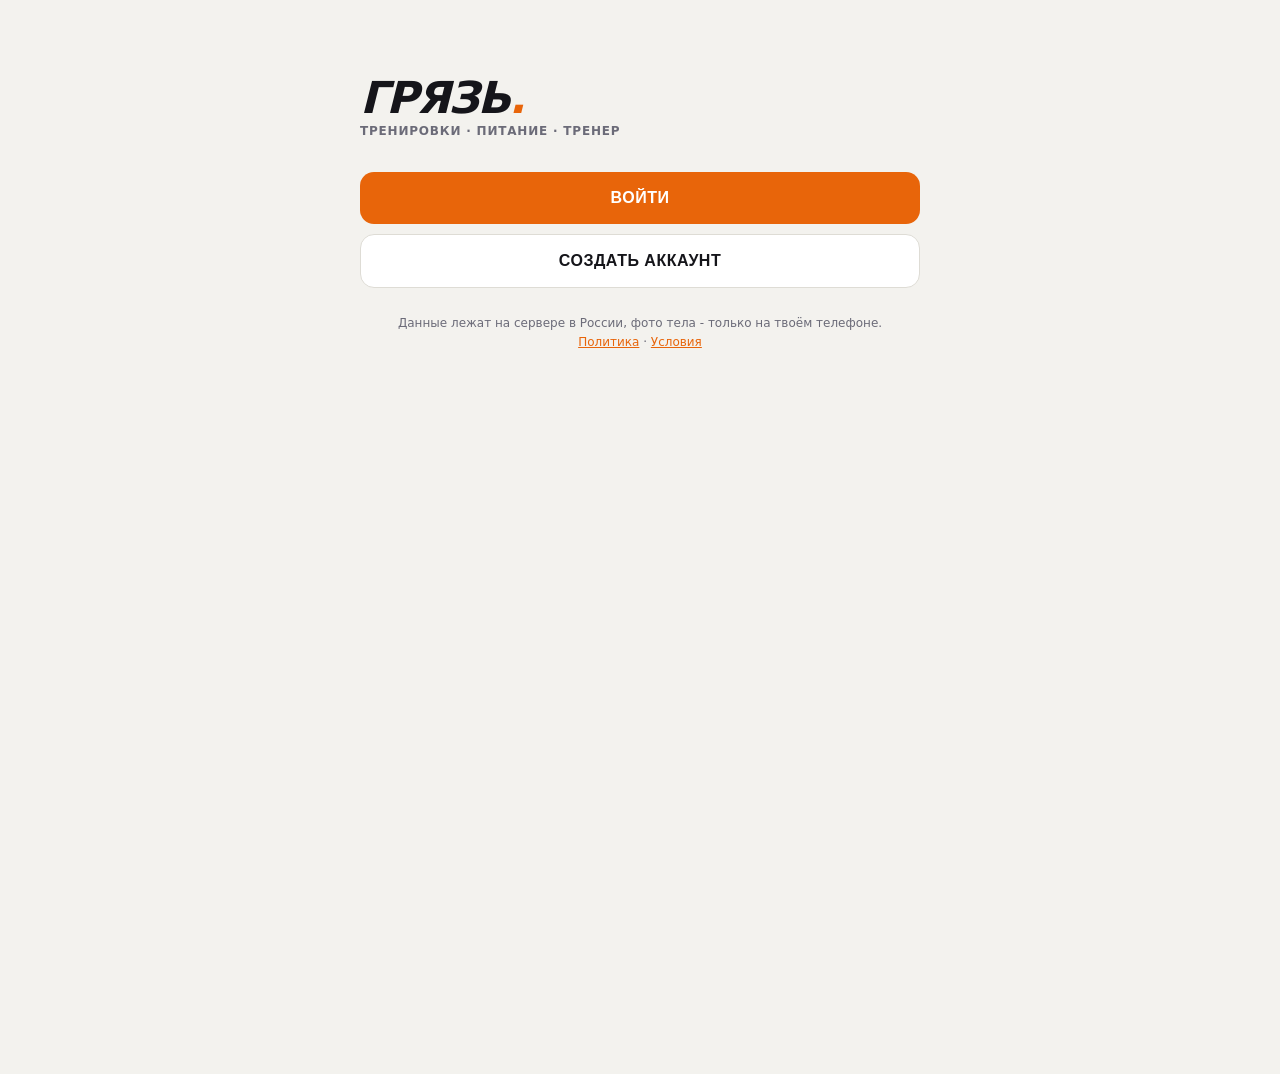
<file: coach/index.html>
<!DOCTYPE html><html lang="ru"><head><meta charset="UTF-8"><meta http-equiv="refresh" content="0;url=../"><title>ГРЯЗЬ</title></head><body><a href="../">Кабинет тренера теперь внутри приложения →</a></body></html>
</file>
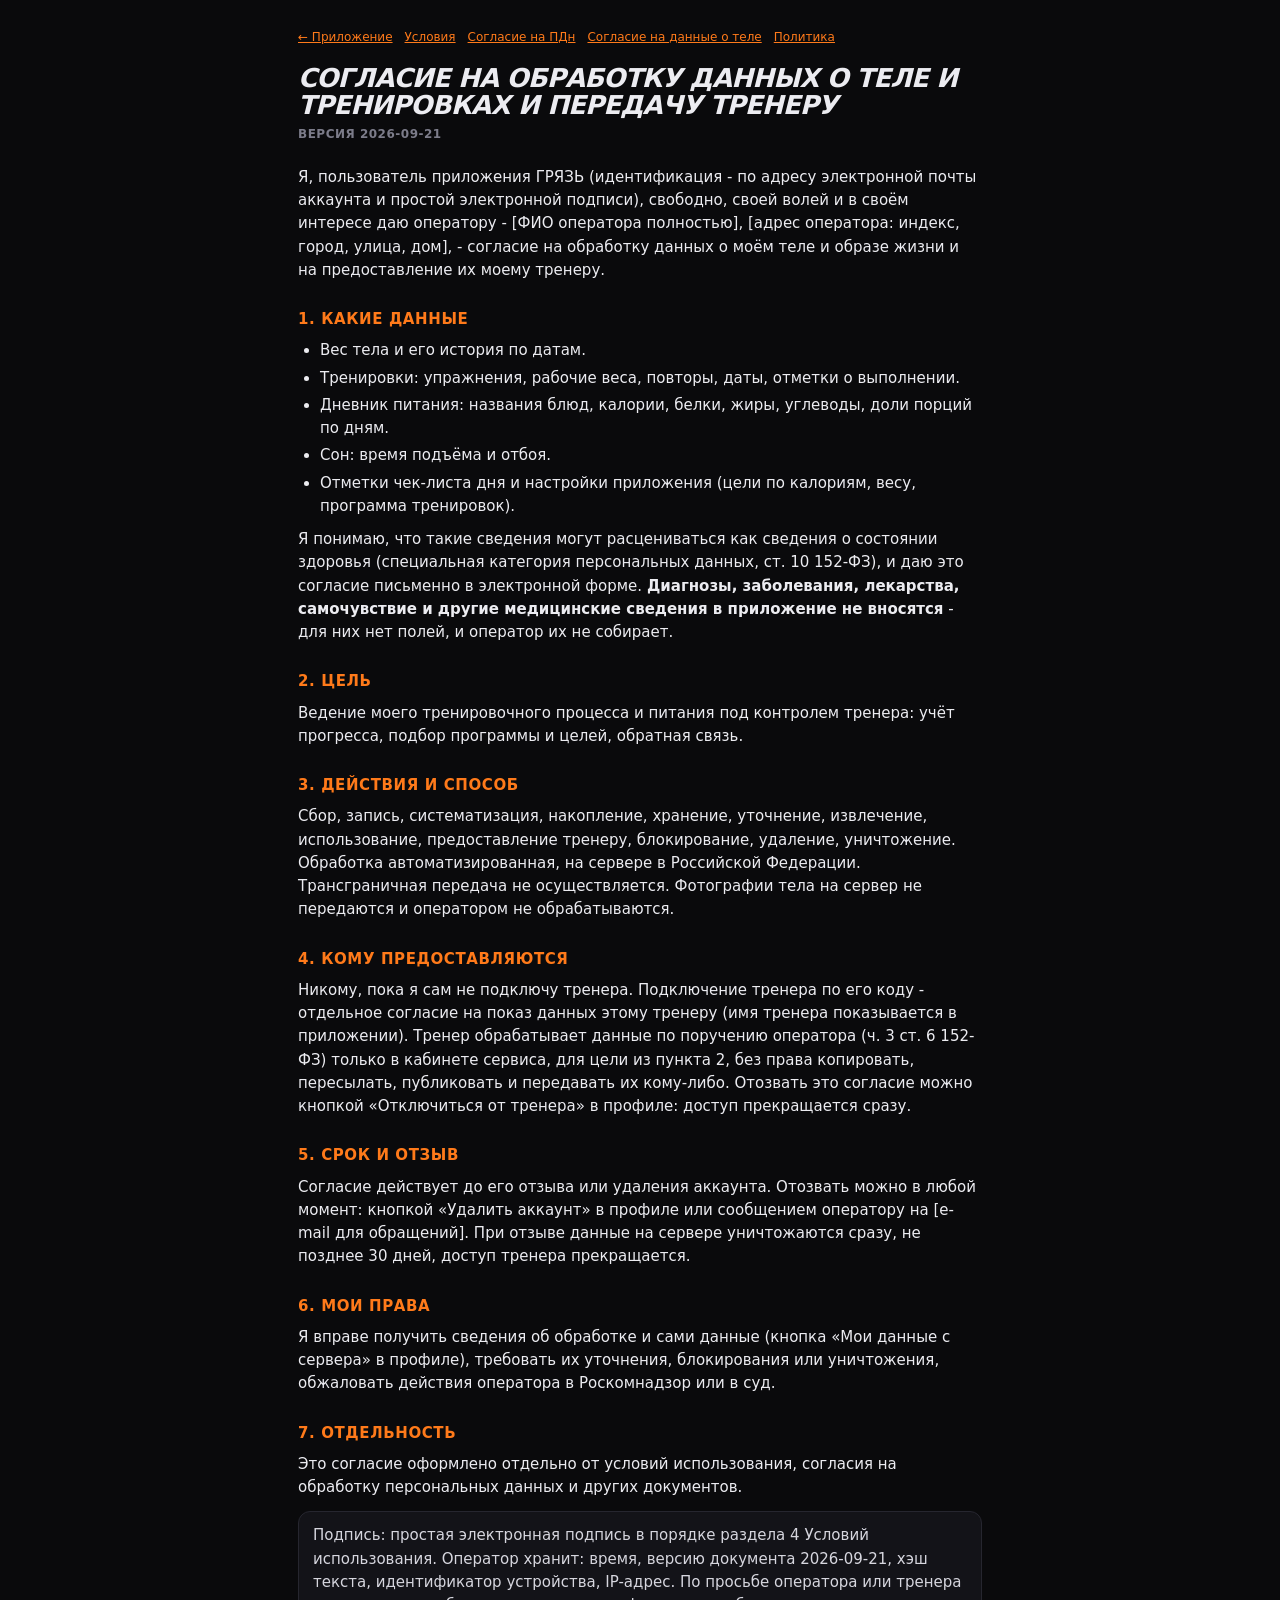
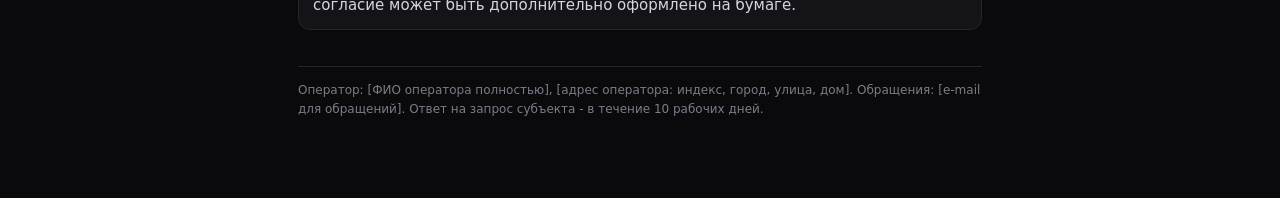
<file: consent-health.html>
<!DOCTYPE html>
<html lang="ru"><head><meta charset="UTF-8"><meta name="viewport" content="width=device-width, initial-scale=1.0">
<title>ГРЯЗЬ · Согласие на обработку данных о теле и тренировках и передачу тренеру</title><meta name="robots" content="noindex"><style>
:root{--bg:#0a0a0c;--panel:#131318;--line:#26262f;--ink:#ececf1;--dim:#7c7c8a;--org:#ff7a1a}
*{box-sizing:border-box}html,body{margin:0;background:var(--bg)}
body{font-family:-apple-system,BlinkMacSystemFont,"SF Pro","Inter",system-ui,sans-serif;color:var(--ink);max-width:720px;margin:0 auto;padding:28px 18px 80px;line-height:1.55;font-size:15px}
h1{font-size:26px;font-weight:900;letter-spacing:-.8px;text-transform:uppercase;font-style:italic;line-height:1.05;margin:0 0 6px}
.ver{font-size:12px;color:var(--dim);font-weight:700;letter-spacing:.5px;text-transform:uppercase;margin-bottom:22px}
h2{font-size:15px;font-weight:900;text-transform:uppercase;letter-spacing:.6px;margin:26px 0 8px;color:var(--org)}
p{margin:0 0 10px}ol,ul{margin:0 0 10px;padding-left:22px}li{margin:4px 0}
.box{background:var(--panel);border:1px solid var(--line);border-radius:12px;padding:12px 14px;margin:12px 0;color:#d6d6de}
b{color:var(--ink)}a{color:var(--org)}
.nav{font-size:12px;color:var(--dim);margin-bottom:18px}.nav a{margin-right:12px}
.foot{margin-top:36px;padding-top:14px;border-top:1px solid var(--line);font-size:12px;color:var(--dim)}
@media print{body{color:#000;background:#fff;font-size:12pt}h2,a{color:#000}.box{border-color:#999;color:#000}.nav{display:none}}
</style></head>
<body><div class="nav"><a href="index.html">← Приложение</a><a href="terms.html">Условия</a><a href="consent.html">Согласие на ПДн</a><a href="consent-health.html">Согласие на данные о теле</a><a href="policy.html">Политика</a></div><h1>Согласие на обработку данных о теле и тренировках и передачу тренеру</h1><div class="ver">Версия 2026-09-21</div>

<p>Я, пользователь приложения ГРЯЗЬ (идентификация - по адресу электронной почты аккаунта и простой электронной подписи), свободно, своей волей и в своём интересе даю оператору - [ФИО оператора полностью], [адрес оператора: индекс, город, улица, дом], - согласие на обработку данных о моём теле и образе жизни и на предоставление их моему тренеру.</p>

<h2>1. Какие данные</h2>
<ul>
<li>Вес тела и его история по датам.</li>
<li>Тренировки: упражнения, рабочие веса, повторы, даты, отметки о выполнении.</li>
<li>Дневник питания: названия блюд, калории, белки, жиры, углеводы, доли порций по дням.</li>
<li>Сон: время подъёма и отбоя.</li>
<li>Отметки чек-листа дня и настройки приложения (цели по калориям, весу, программа тренировок).</li>
</ul>
<p>Я понимаю, что такие сведения могут расцениваться как сведения о состоянии здоровья (специальная категория персональных данных, ст. 10 152-ФЗ), и даю это согласие письменно в электронной форме. <b>Диагнозы, заболевания, лекарства, самочувствие и другие медицинские сведения в приложение не вносятся</b> - для них нет полей, и оператор их не собирает.</p>

<h2>2. Цель</h2>
<p>Ведение моего тренировочного процесса и питания под контролем тренера: учёт прогресса, подбор программы и целей, обратная связь.</p>

<h2>3. Действия и способ</h2>
<p>Сбор, запись, систематизация, накопление, хранение, уточнение, извлечение, использование, предоставление тренеру, блокирование, удаление, уничтожение. Обработка автоматизированная, на сервере в Российской Федерации. Трансграничная передача не осуществляется. Фотографии тела на сервер не передаются и оператором не обрабатываются.</p>

<h2>4. Кому предоставляются</h2>
<p>Никому, пока я сам не подключу тренера. Подключение тренера по его коду - отдельное согласие на показ данных этому тренеру (имя тренера показывается в приложении). Тренер обрабатывает данные по поручению оператора (ч. 3 ст. 6 152-ФЗ) только в кабинете сервиса, для цели из пункта 2, без права копировать, пересылать, публиковать и передавать их кому-либо. Отозвать это согласие можно кнопкой «Отключиться от тренера» в профиле: доступ прекращается сразу.</p>

<h2>5. Срок и отзыв</h2>
<p>Согласие действует до его отзыва или удаления аккаунта. Отозвать можно в любой момент: кнопкой «Удалить аккаунт» в профиле или сообщением оператору на [e-mail для обращений]. При отзыве данные на сервере уничтожаются сразу, не позднее 30 дней, доступ тренера прекращается.</p>

<h2>6. Мои права</h2>
<p>Я вправе получить сведения об обработке и сами данные (кнопка «Мои данные с сервера» в профиле), требовать их уточнения, блокирования или уничтожения, обжаловать действия оператора в Роскомнадзор или в суд.</p>

<h2>7. Отдельность</h2>
<p>Это согласие оформлено отдельно от условий использования, согласия на обработку персональных данных и других документов.</p>

<div class="box">Подпись: простая электронная подпись в порядке раздела 4 Условий использования. Оператор хранит: время, версию документа 2026-09-21, хэш текста, идентификатор устройства, IP-адрес. По просьбе оператора или тренера согласие может быть дополнительно оформлено на бумаге.</div>

<div class="foot">Оператор: [ФИО оператора полностью], [адрес оператора: индекс, город, улица, дом]. Обращения: [e-mail для обращений]. Ответ на запрос субъекта - в течение 10 рабочих дней.</div>
</body></html>
</file>
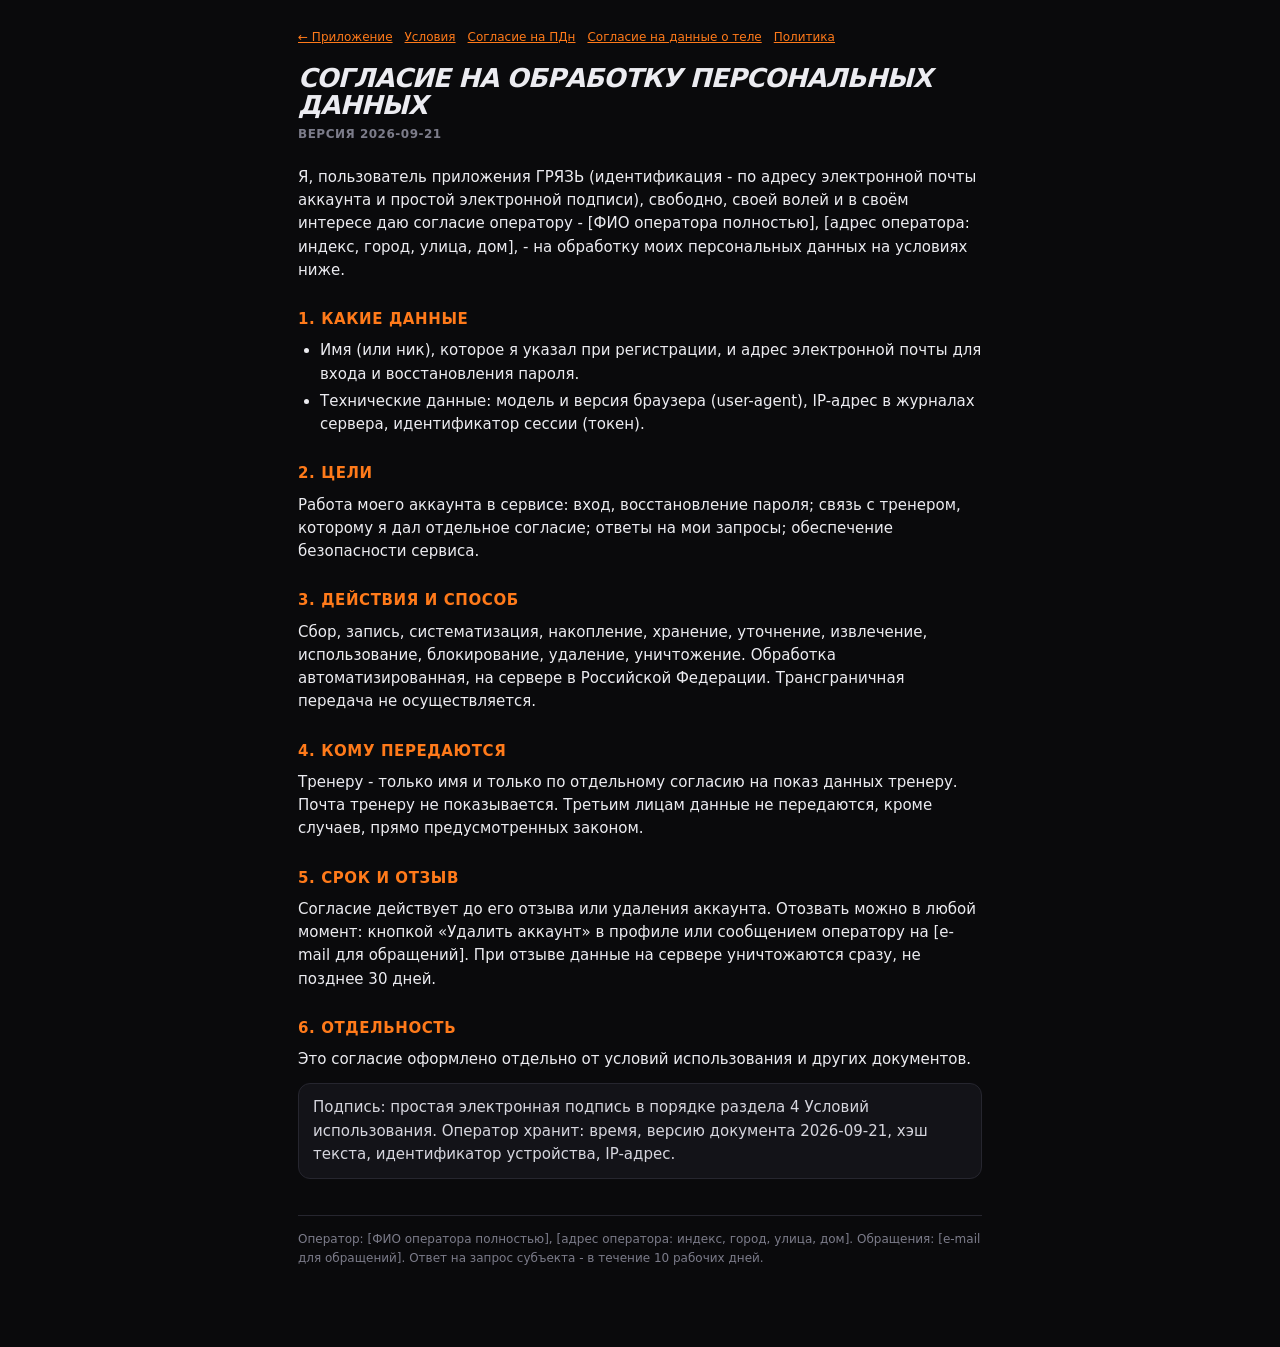
<file: consent.html>
<!DOCTYPE html>
<html lang="ru"><head><meta charset="UTF-8"><meta name="viewport" content="width=device-width, initial-scale=1.0">
<title>ГРЯЗЬ · Согласие на обработку персональных данных</title><meta name="robots" content="noindex"><style>
:root{--bg:#0a0a0c;--panel:#131318;--line:#26262f;--ink:#ececf1;--dim:#7c7c8a;--org:#ff7a1a}
*{box-sizing:border-box}html,body{margin:0;background:var(--bg)}
body{font-family:-apple-system,BlinkMacSystemFont,"SF Pro","Inter",system-ui,sans-serif;color:var(--ink);max-width:720px;margin:0 auto;padding:28px 18px 80px;line-height:1.55;font-size:15px}
h1{font-size:26px;font-weight:900;letter-spacing:-.8px;text-transform:uppercase;font-style:italic;line-height:1.05;margin:0 0 6px}
.ver{font-size:12px;color:var(--dim);font-weight:700;letter-spacing:.5px;text-transform:uppercase;margin-bottom:22px}
h2{font-size:15px;font-weight:900;text-transform:uppercase;letter-spacing:.6px;margin:26px 0 8px;color:var(--org)}
p{margin:0 0 10px}ol,ul{margin:0 0 10px;padding-left:22px}li{margin:4px 0}
.box{background:var(--panel);border:1px solid var(--line);border-radius:12px;padding:12px 14px;margin:12px 0;color:#d6d6de}
b{color:var(--ink)}a{color:var(--org)}
.nav{font-size:12px;color:var(--dim);margin-bottom:18px}.nav a{margin-right:12px}
.foot{margin-top:36px;padding-top:14px;border-top:1px solid var(--line);font-size:12px;color:var(--dim)}
@media print{body{color:#000;background:#fff;font-size:12pt}h2,a{color:#000}.box{border-color:#999;color:#000}.nav{display:none}}
</style></head>
<body><div class="nav"><a href="index.html">← Приложение</a><a href="terms.html">Условия</a><a href="consent.html">Согласие на ПДн</a><a href="consent-health.html">Согласие на данные о теле</a><a href="policy.html">Политика</a></div><h1>Согласие на обработку персональных данных</h1><div class="ver">Версия 2026-09-21</div>

<p>Я, пользователь приложения ГРЯЗЬ (идентификация - по адресу электронной почты аккаунта и простой электронной подписи), свободно, своей волей и в своём интересе даю согласие оператору - [ФИО оператора полностью], [адрес оператора: индекс, город, улица, дом], - на обработку моих персональных данных на условиях ниже.</p>

<h2>1. Какие данные</h2>
<ul>
<li>Имя (или ник), которое я указал при регистрации, и адрес электронной почты для входа и восстановления пароля.</li>
<li>Технические данные: модель и версия браузера (user-agent), IP-адрес в журналах сервера, идентификатор сессии (токен).</li>
</ul>

<h2>2. Цели</h2>
<p>Работа моего аккаунта в сервисе: вход, восстановление пароля; связь с тренером, которому я дал отдельное согласие; ответы на мои запросы; обеспечение безопасности сервиса.</p>

<h2>3. Действия и способ</h2>
<p>Сбор, запись, систематизация, накопление, хранение, уточнение, извлечение, использование, блокирование, удаление, уничтожение. Обработка автоматизированная, на сервере в Российской Федерации. Трансграничная передача не осуществляется.</p>

<h2>4. Кому передаются</h2>
<p>Тренеру - только имя и только по отдельному согласию на показ данных тренеру. Почта тренеру не показывается. Третьим лицам данные не передаются, кроме случаев, прямо предусмотренных законом.</p>

<h2>5. Срок и отзыв</h2>
<p>Согласие действует до его отзыва или удаления аккаунта. Отозвать можно в любой момент: кнопкой «Удалить аккаунт» в профиле или сообщением оператору на [e-mail для обращений]. При отзыве данные на сервере уничтожаются сразу, не позднее 30 дней.</p>

<h2>6. Отдельность</h2>
<p>Это согласие оформлено отдельно от условий использования и других документов.</p>

<div class="box">Подпись: простая электронная подпись в порядке раздела 4 Условий использования. Оператор хранит: время, версию документа 2026-09-21, хэш текста, идентификатор устройства, IP-адрес.</div>

<div class="foot">Оператор: [ФИО оператора полностью], [адрес оператора: индекс, город, улица, дом]. Обращения: [e-mail для обращений]. Ответ на запрос субъекта - в течение 10 рабочих дней.</div>
</body></html>
</file>
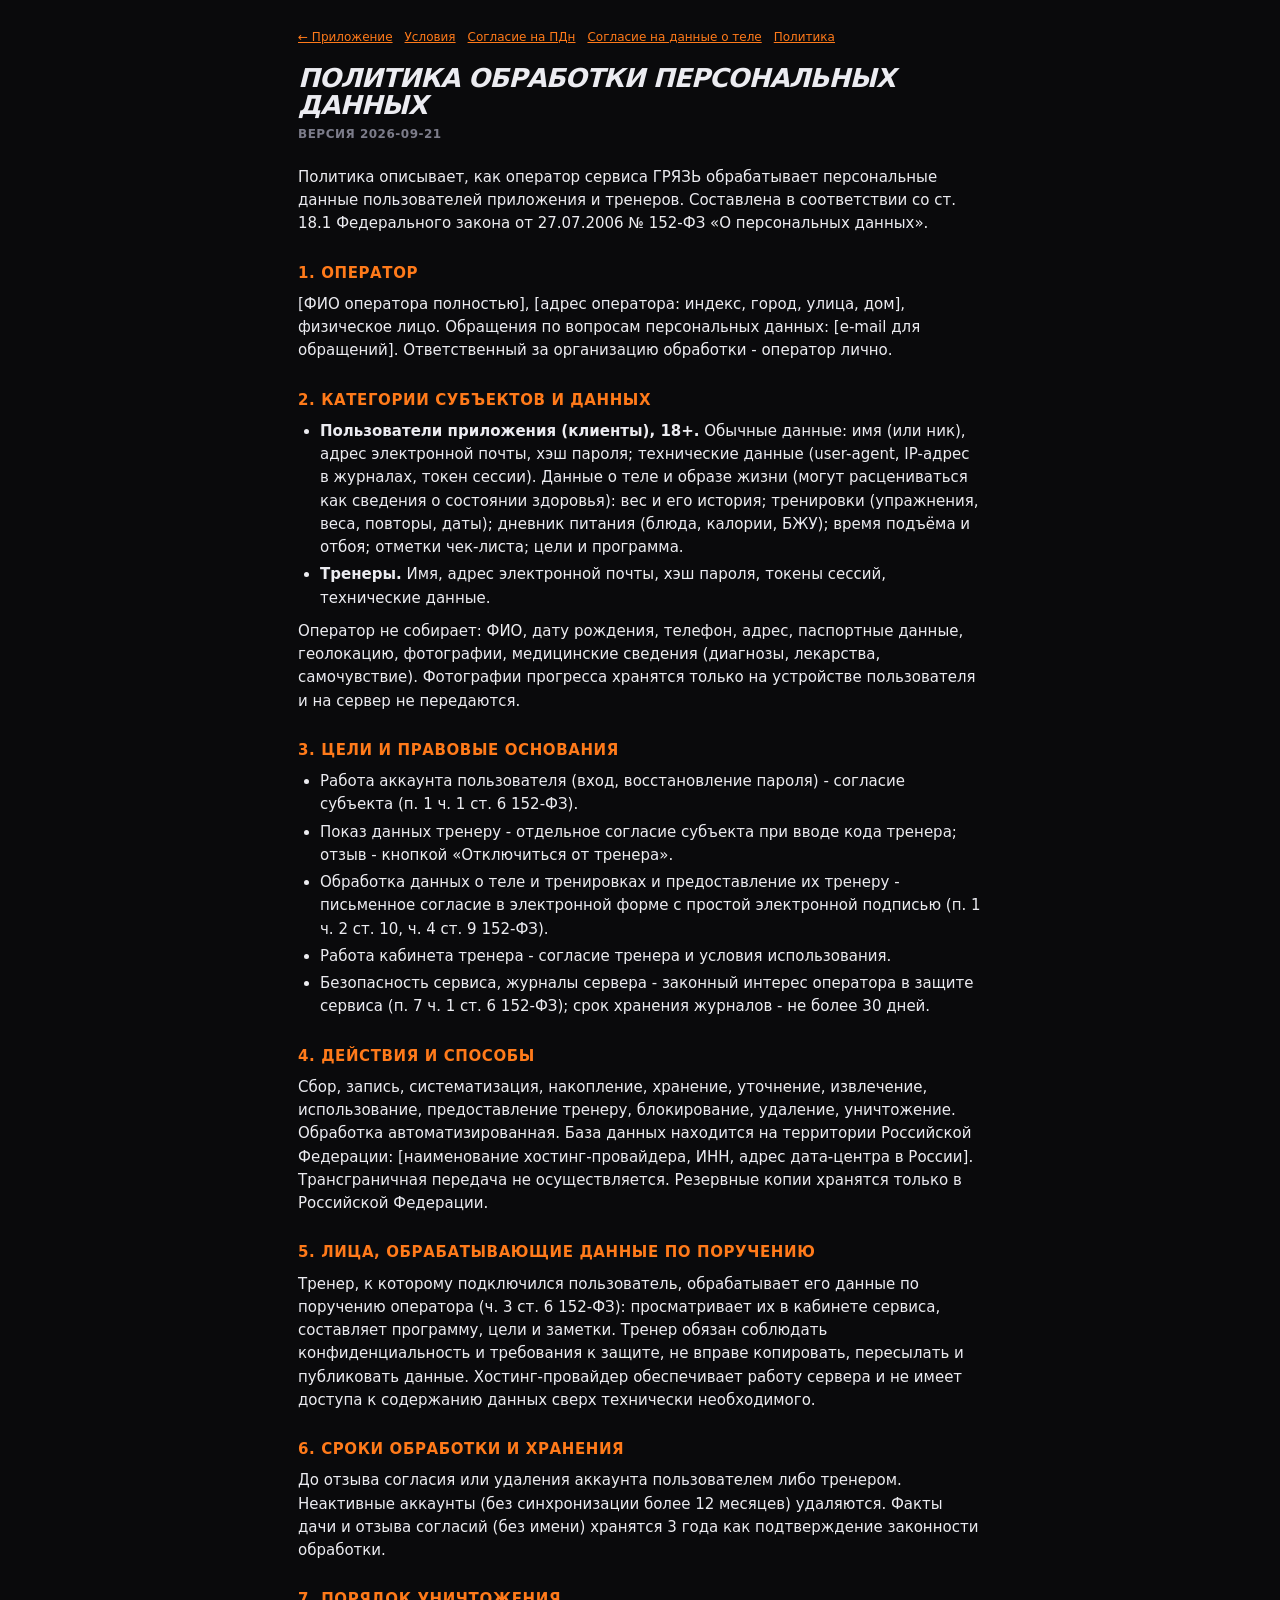
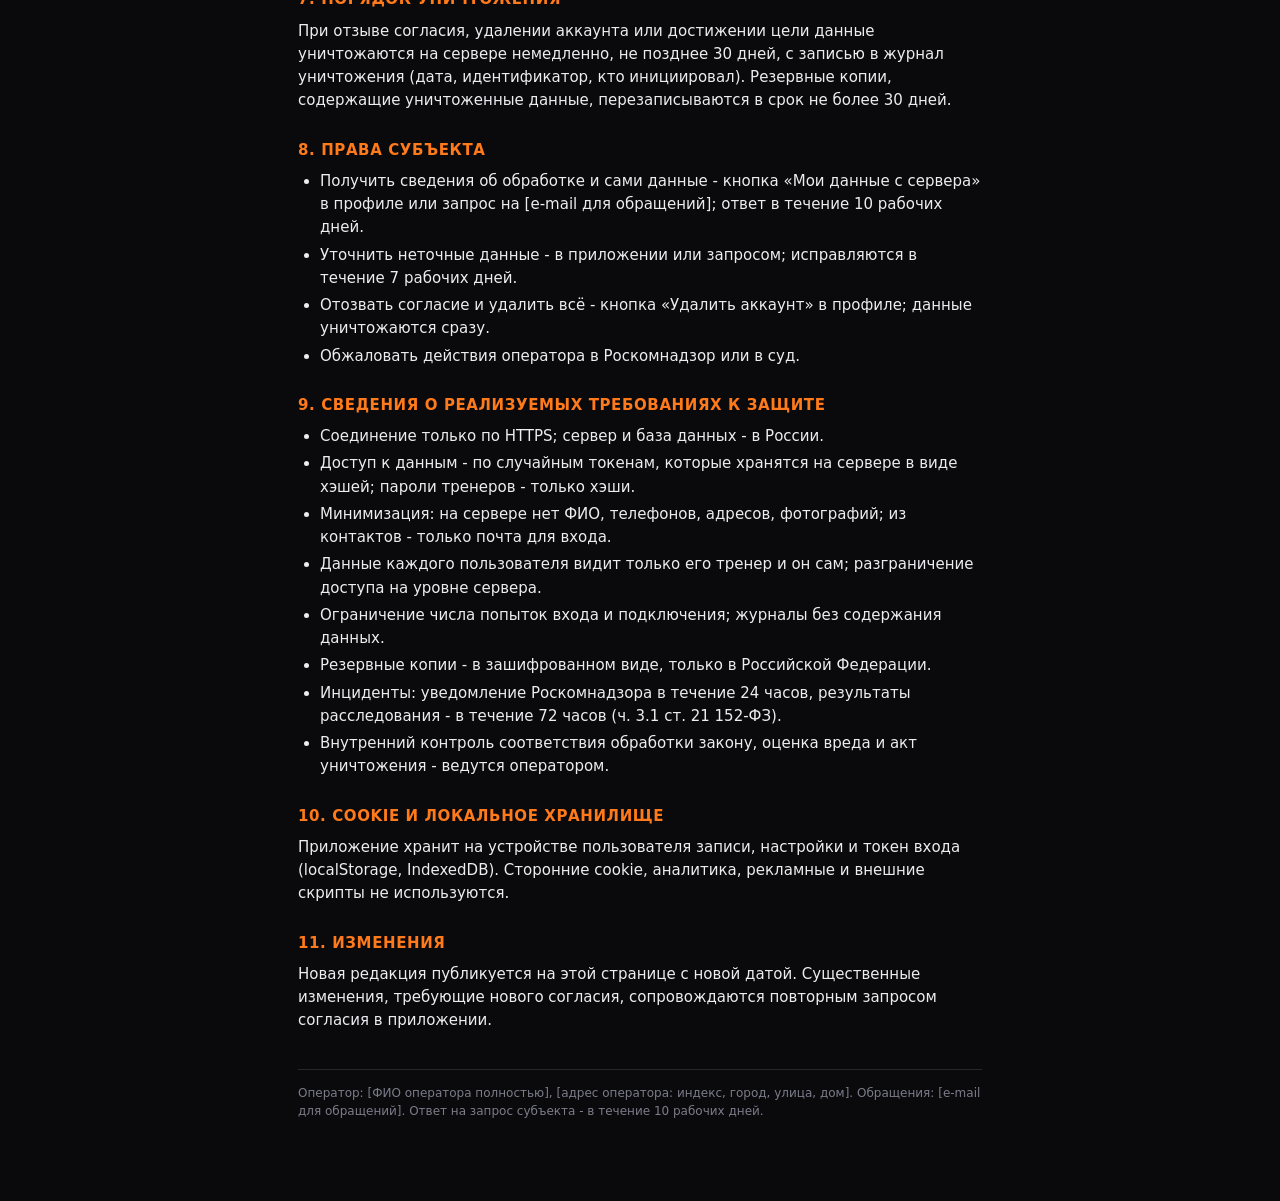
<file: policy.html>
<!DOCTYPE html>
<html lang="ru"><head><meta charset="UTF-8"><meta name="viewport" content="width=device-width, initial-scale=1.0">
<title>ГРЯЗЬ · Политика обработки персональных данных</title><meta name="robots" content="noindex"><style>
:root{--bg:#0a0a0c;--panel:#131318;--line:#26262f;--ink:#ececf1;--dim:#7c7c8a;--org:#ff7a1a}
*{box-sizing:border-box}html,body{margin:0;background:var(--bg)}
body{font-family:-apple-system,BlinkMacSystemFont,"SF Pro","Inter",system-ui,sans-serif;color:var(--ink);max-width:720px;margin:0 auto;padding:28px 18px 80px;line-height:1.55;font-size:15px}
h1{font-size:26px;font-weight:900;letter-spacing:-.8px;text-transform:uppercase;font-style:italic;line-height:1.05;margin:0 0 6px}
.ver{font-size:12px;color:var(--dim);font-weight:700;letter-spacing:.5px;text-transform:uppercase;margin-bottom:22px}
h2{font-size:15px;font-weight:900;text-transform:uppercase;letter-spacing:.6px;margin:26px 0 8px;color:var(--org)}
p{margin:0 0 10px}ol,ul{margin:0 0 10px;padding-left:22px}li{margin:4px 0}
.box{background:var(--panel);border:1px solid var(--line);border-radius:12px;padding:12px 14px;margin:12px 0;color:#d6d6de}
b{color:var(--ink)}a{color:var(--org)}
.nav{font-size:12px;color:var(--dim);margin-bottom:18px}.nav a{margin-right:12px}
.foot{margin-top:36px;padding-top:14px;border-top:1px solid var(--line);font-size:12px;color:var(--dim)}
@media print{body{color:#000;background:#fff;font-size:12pt}h2,a{color:#000}.box{border-color:#999;color:#000}.nav{display:none}}
</style></head>
<body><div class="nav"><a href="index.html">← Приложение</a><a href="terms.html">Условия</a><a href="consent.html">Согласие на ПДн</a><a href="consent-health.html">Согласие на данные о теле</a><a href="policy.html">Политика</a></div><h1>Политика обработки персональных данных</h1><div class="ver">Версия 2026-09-21</div>

<p>Политика описывает, как оператор сервиса ГРЯЗЬ обрабатывает персональные данные пользователей приложения и тренеров. Составлена в соответствии со ст. 18.1 Федерального закона от 27.07.2006 № 152-ФЗ «О персональных данных».</p>

<h2>1. Оператор</h2>
<p>[ФИО оператора полностью], [адрес оператора: индекс, город, улица, дом], физическое лицо. Обращения по вопросам персональных данных: [e-mail для обращений]. Ответственный за организацию обработки - оператор лично.</p>

<h2>2. Категории субъектов и данных</h2>
<ul>
<li><b>Пользователи приложения (клиенты), 18+.</b> Обычные данные: имя (или ник), адрес электронной почты, хэш пароля; технические данные (user-agent, IP-адрес в журналах, токен сессии). Данные о теле и образе жизни (могут расцениваться как сведения о состоянии здоровья): вес и его история; тренировки (упражнения, веса, повторы, даты); дневник питания (блюда, калории, БЖУ); время подъёма и отбоя; отметки чек-листа; цели и программа.</li>
<li><b>Тренеры.</b> Имя, адрес электронной почты, хэш пароля, токены сессий, технические данные.</li>
</ul>
<p>Оператор не собирает: ФИО, дату рождения, телефон, адрес, паспортные данные, геолокацию, фотографии, медицинские сведения (диагнозы, лекарства, самочувствие). Фотографии прогресса хранятся только на устройстве пользователя и на сервер не передаются.</p>

<h2>3. Цели и правовые основания</h2>
<ul>
<li>Работа аккаунта пользователя (вход, восстановление пароля) - согласие субъекта (п. 1 ч. 1 ст. 6 152-ФЗ).</li>
<li>Показ данных тренеру - отдельное согласие субъекта при вводе кода тренера; отзыв - кнопкой «Отключиться от тренера».</li>
<li>Обработка данных о теле и тренировках и предоставление их тренеру - письменное согласие в электронной форме с простой электронной подписью (п. 1 ч. 2 ст. 10, ч. 4 ст. 9 152-ФЗ).</li>
<li>Работа кабинета тренера - согласие тренера и условия использования.</li>
<li>Безопасность сервиса, журналы сервера - законный интерес оператора в защите сервиса (п. 7 ч. 1 ст. 6 152-ФЗ); срок хранения журналов - не более 30 дней.</li>
</ul>

<h2>4. Действия и способы</h2>
<p>Сбор, запись, систематизация, накопление, хранение, уточнение, извлечение, использование, предоставление тренеру, блокирование, удаление, уничтожение. Обработка автоматизированная. База данных находится на территории Российской Федерации: [наименование хостинг-провайдера, ИНН, адрес дата-центра в России]. Трансграничная передача не осуществляется. Резервные копии хранятся только в Российской Федерации.</p>

<h2>5. Лица, обрабатывающие данные по поручению</h2>
<p>Тренер, к которому подключился пользователь, обрабатывает его данные по поручению оператора (ч. 3 ст. 6 152-ФЗ): просматривает их в кабинете сервиса, составляет программу, цели и заметки. Тренер обязан соблюдать конфиденциальность и требования к защите, не вправе копировать, пересылать и публиковать данные. Хостинг-провайдер обеспечивает работу сервера и не имеет доступа к содержанию данных сверх технически необходимого.</p>

<h2>6. Сроки обработки и хранения</h2>
<p>До отзыва согласия или удаления аккаунта пользователем либо тренером. Неактивные аккаунты (без синхронизации более 12 месяцев) удаляются. Факты дачи и отзыва согласий (без имени) хранятся 3 года как подтверждение законности обработки.</p>

<h2>7. Порядок уничтожения</h2>
<p>При отзыве согласия, удалении аккаунта или достижении цели данные уничтожаются на сервере немедленно, не позднее 30 дней, с записью в журнал уничтожения (дата, идентификатор, кто инициировал). Резервные копии, содержащие уничтоженные данные, перезаписываются в срок не более 30 дней.</p>

<h2>8. Права субъекта</h2>
<ul>
<li>Получить сведения об обработке и сами данные - кнопка «Мои данные с сервера» в профиле или запрос на [e-mail для обращений]; ответ в течение 10 рабочих дней.</li>
<li>Уточнить неточные данные - в приложении или запросом; исправляются в течение 7 рабочих дней.</li>
<li>Отозвать согласие и удалить всё - кнопка «Удалить аккаунт» в профиле; данные уничтожаются сразу.</li>
<li>Обжаловать действия оператора в Роскомнадзор или в суд.</li>
</ul>

<h2>9. Сведения о реализуемых требованиях к защите</h2>
<ul>
<li>Соединение только по HTTPS; сервер и база данных - в России.</li>
<li>Доступ к данным - по случайным токенам, которые хранятся на сервере в виде хэшей; пароли тренеров - только хэши.</li>
<li>Минимизация: на сервере нет ФИО, телефонов, адресов, фотографий; из контактов - только почта для входа.</li>
<li>Данные каждого пользователя видит только его тренер и он сам; разграничение доступа на уровне сервера.</li>
<li>Ограничение числа попыток входа и подключения; журналы без содержания данных.</li>
<li>Резервные копии - в зашифрованном виде, только в Российской Федерации.</li>
<li>Инциденты: уведомление Роскомнадзора в течение 24 часов, результаты расследования - в течение 72 часов (ч. 3.1 ст. 21 152-ФЗ).</li>
<li>Внутренний контроль соответствия обработки закону, оценка вреда и акт уничтожения - ведутся оператором.</li>
</ul>

<h2>10. Cookie и локальное хранилище</h2>
<p>Приложение хранит на устройстве пользователя записи, настройки и токен входа (localStorage, IndexedDB). Сторонние cookie, аналитика, рекламные и внешние скрипты не используются.</p>

<h2>11. Изменения</h2>
<p>Новая редакция публикуется на этой странице с новой датой. Существенные изменения, требующие нового согласия, сопровождаются повторным запросом согласия в приложении.</p>

<div class="foot">Оператор: [ФИО оператора полностью], [адрес оператора: индекс, город, улица, дом]. Обращения: [e-mail для обращений]. Ответ на запрос субъекта - в течение 10 рабочих дней.</div>
</body></html>
</file>
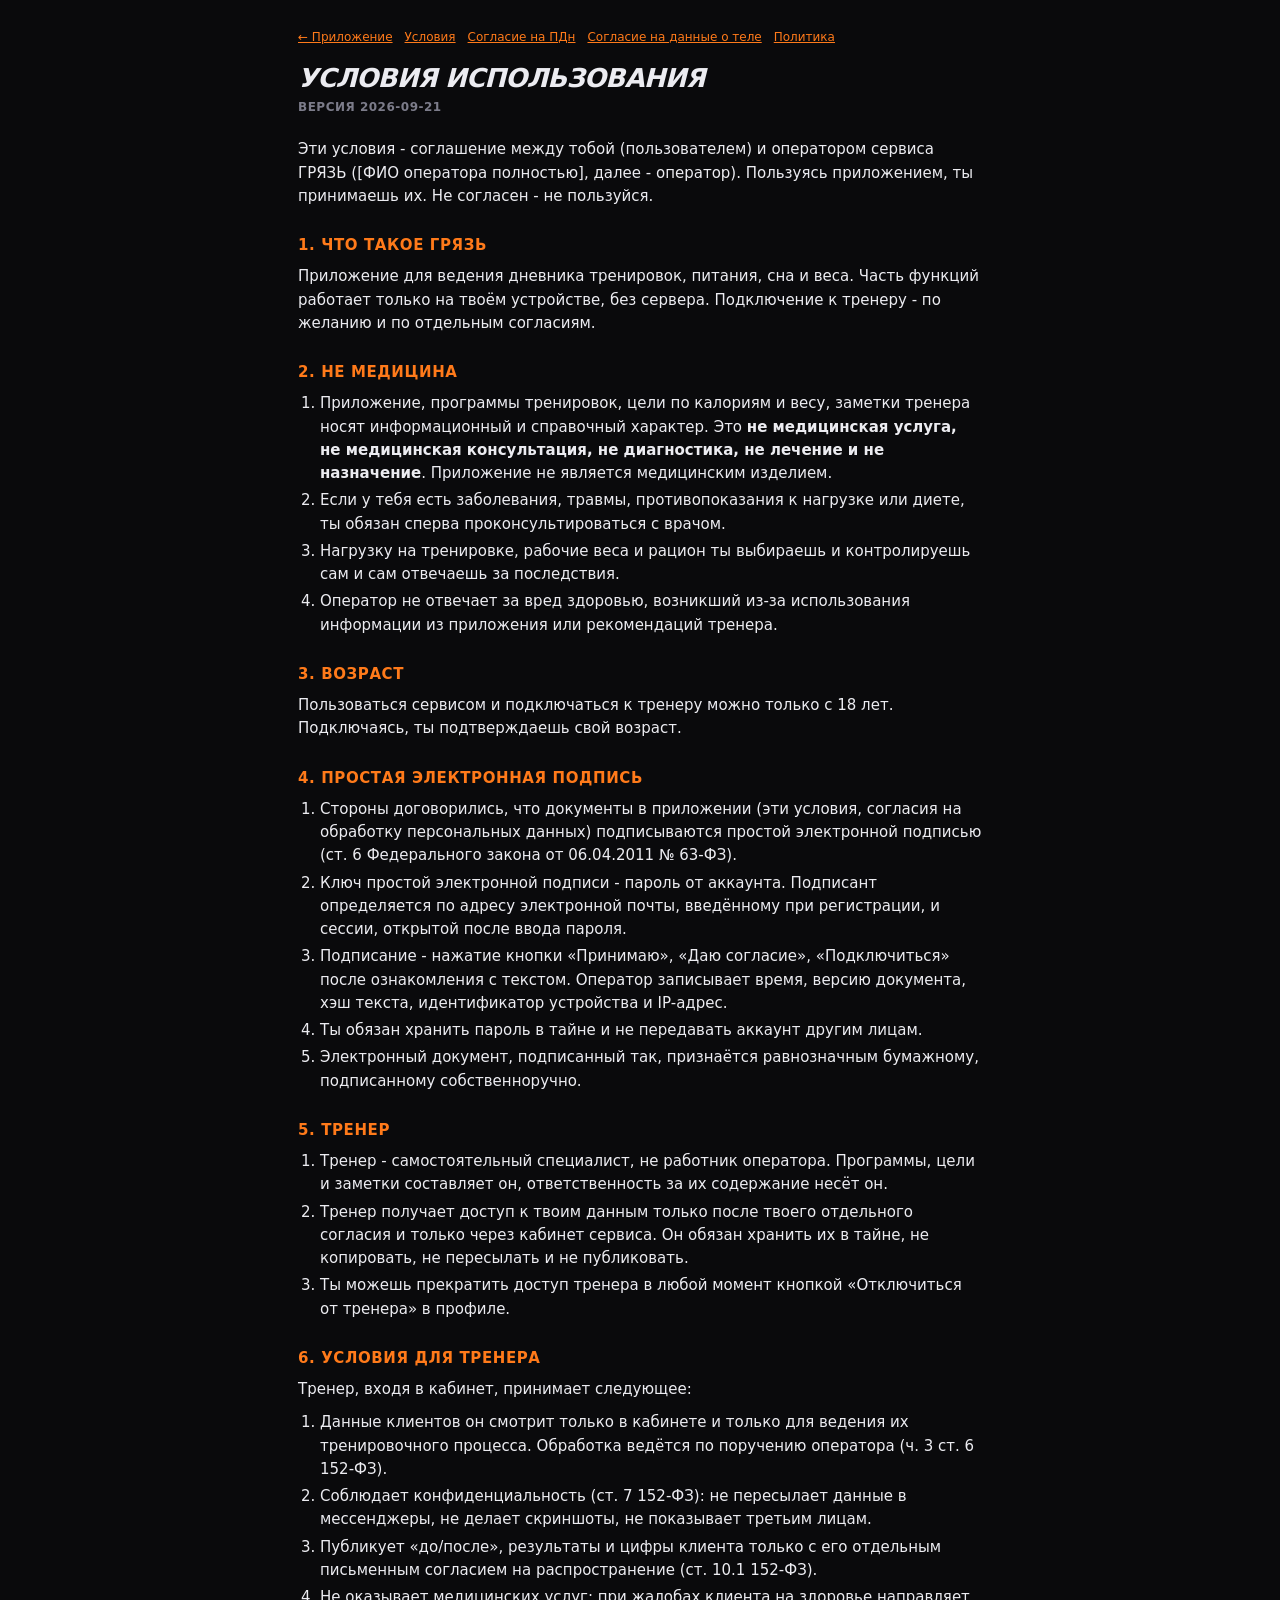
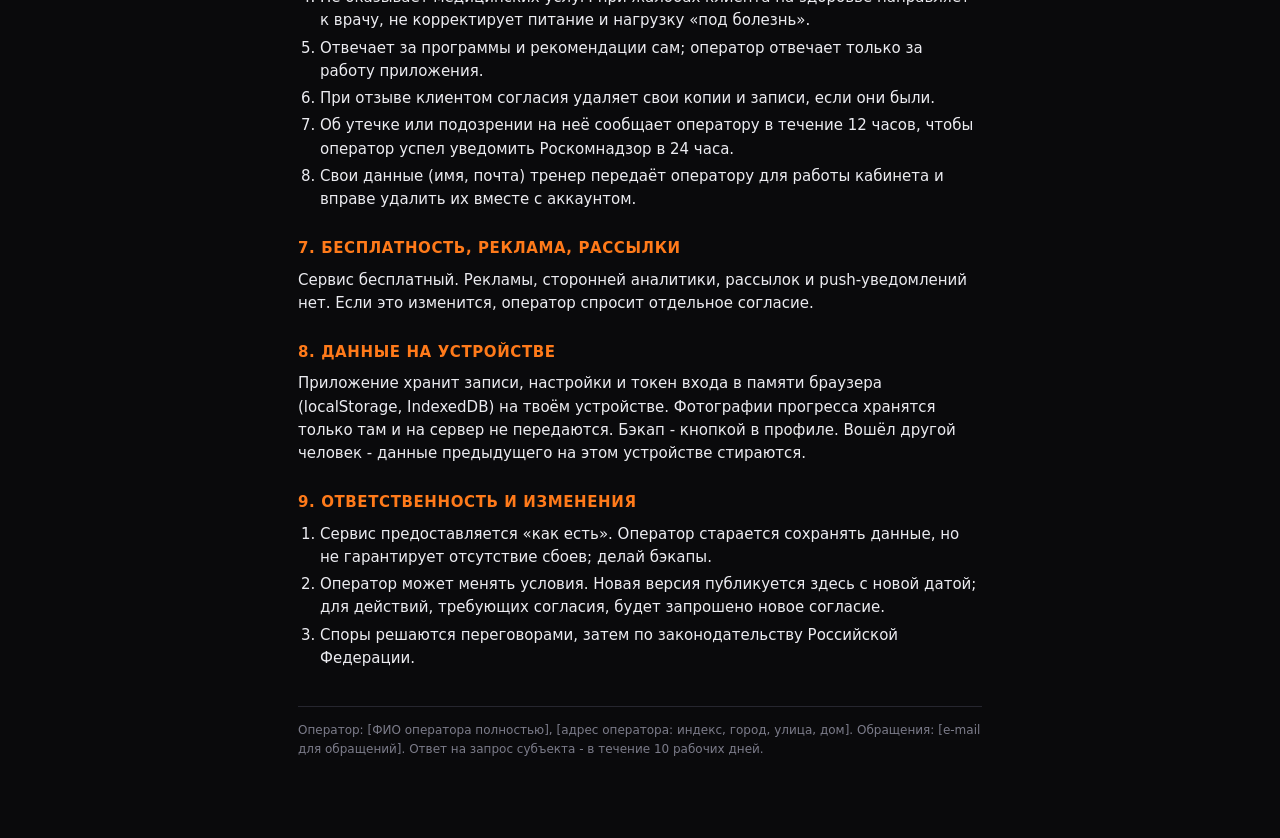
<file: terms.html>
<!DOCTYPE html>
<html lang="ru"><head><meta charset="UTF-8"><meta name="viewport" content="width=device-width, initial-scale=1.0">
<title>ГРЯЗЬ · Условия использования</title><meta name="robots" content="noindex"><style>
:root{--bg:#0a0a0c;--panel:#131318;--line:#26262f;--ink:#ececf1;--dim:#7c7c8a;--org:#ff7a1a}
*{box-sizing:border-box}html,body{margin:0;background:var(--bg)}
body{font-family:-apple-system,BlinkMacSystemFont,"SF Pro","Inter",system-ui,sans-serif;color:var(--ink);max-width:720px;margin:0 auto;padding:28px 18px 80px;line-height:1.55;font-size:15px}
h1{font-size:26px;font-weight:900;letter-spacing:-.8px;text-transform:uppercase;font-style:italic;line-height:1.05;margin:0 0 6px}
.ver{font-size:12px;color:var(--dim);font-weight:700;letter-spacing:.5px;text-transform:uppercase;margin-bottom:22px}
h2{font-size:15px;font-weight:900;text-transform:uppercase;letter-spacing:.6px;margin:26px 0 8px;color:var(--org)}
p{margin:0 0 10px}ol,ul{margin:0 0 10px;padding-left:22px}li{margin:4px 0}
.box{background:var(--panel);border:1px solid var(--line);border-radius:12px;padding:12px 14px;margin:12px 0;color:#d6d6de}
b{color:var(--ink)}a{color:var(--org)}
.nav{font-size:12px;color:var(--dim);margin-bottom:18px}.nav a{margin-right:12px}
.foot{margin-top:36px;padding-top:14px;border-top:1px solid var(--line);font-size:12px;color:var(--dim)}
@media print{body{color:#000;background:#fff;font-size:12pt}h2,a{color:#000}.box{border-color:#999;color:#000}.nav{display:none}}
</style></head>
<body><div class="nav"><a href="index.html">← Приложение</a><a href="terms.html">Условия</a><a href="consent.html">Согласие на ПДн</a><a href="consent-health.html">Согласие на данные о теле</a><a href="policy.html">Политика</a></div><h1>Условия использования</h1><div class="ver">Версия 2026-09-21</div>

<p>Эти условия - соглашение между тобой (пользователем) и оператором сервиса ГРЯЗЬ ([ФИО оператора полностью], далее - оператор). Пользуясь приложением, ты принимаешь их. Не согласен - не пользуйся.</p>

<h2>1. Что такое ГРЯЗЬ</h2>
<p>Приложение для ведения дневника тренировок, питания, сна и веса. Часть функций работает только на твоём устройстве, без сервера. Подключение к тренеру - по желанию и по отдельным согласиям.</p>

<h2>2. Не медицина</h2>
<ol>
<li>Приложение, программы тренировок, цели по калориям и весу, заметки тренера носят информационный и справочный характер. Это <b>не медицинская услуга, не медицинская консультация, не диагностика, не лечение и не назначение</b>. Приложение не является медицинским изделием.</li>
<li>Если у тебя есть заболевания, травмы, противопоказания к нагрузке или диете, ты обязан сперва проконсультироваться с врачом.</li>
<li>Нагрузку на тренировке, рабочие веса и рацион ты выбираешь и контролируешь сам и сам отвечаешь за последствия.</li>
<li>Оператор не отвечает за вред здоровью, возникший из-за использования информации из приложения или рекомендаций тренера.</li>
</ol>

<h2>3. Возраст</h2>
<p>Пользоваться сервисом и подключаться к тренеру можно только с 18 лет. Подключаясь, ты подтверждаешь свой возраст.</p>

<h2>4. Простая электронная подпись</h2>
<ol>
<li>Стороны договорились, что документы в приложении (эти условия, согласия на обработку персональных данных) подписываются простой электронной подписью (ст. 6 Федерального закона от 06.04.2011 № 63-ФЗ).</li>
<li>Ключ простой электронной подписи - пароль от аккаунта. Подписант определяется по адресу электронной почты, введённому при регистрации, и сессии, открытой после ввода пароля.</li>
<li>Подписание - нажатие кнопки «Принимаю», «Даю согласие», «Подключиться» после ознакомления с текстом. Оператор записывает время, версию документа, хэш текста, идентификатор устройства и IP-адрес.</li>
<li>Ты обязан хранить пароль в тайне и не передавать аккаунт другим лицам.</li>
<li>Электронный документ, подписанный так, признаётся равнозначным бумажному, подписанному собственноручно.</li>
</ol>

<h2>5. Тренер</h2>
<ol>
<li>Тренер - самостоятельный специалист, не работник оператора. Программы, цели и заметки составляет он, ответственность за их содержание несёт он.</li>
<li>Тренер получает доступ к твоим данным только после твоего отдельного согласия и только через кабинет сервиса. Он обязан хранить их в тайне, не копировать, не пересылать и не публиковать.</li>
<li>Ты можешь прекратить доступ тренера в любой момент кнопкой «Отключиться от тренера» в профиле.</li>
</ol>

<h2>6. Условия для тренера</h2>
<p>Тренер, входя в кабинет, принимает следующее:</p>
<ol>
<li>Данные клиентов он смотрит только в кабинете и только для ведения их тренировочного процесса. Обработка ведётся по поручению оператора (ч. 3 ст. 6 152-ФЗ).</li>
<li>Соблюдает конфиденциальность (ст. 7 152-ФЗ): не пересылает данные в мессенджеры, не делает скриншоты, не показывает третьим лицам.</li>
<li>Публикует «до/после», результаты и цифры клиента только с его отдельным письменным согласием на распространение (ст. 10.1 152-ФЗ).</li>
<li>Не оказывает медицинских услуг: при жалобах клиента на здоровье направляет к врачу, не корректирует питание и нагрузку «под болезнь».</li>
<li>Отвечает за программы и рекомендации сам; оператор отвечает только за работу приложения.</li>
<li>При отзыве клиентом согласия удаляет свои копии и записи, если они были.</li>
<li>Об утечке или подозрении на неё сообщает оператору в течение 12 часов, чтобы оператор успел уведомить Роскомнадзор в 24 часа.</li>
<li>Свои данные (имя, почта) тренер передаёт оператору для работы кабинета и вправе удалить их вместе с аккаунтом.</li>
</ol>

<h2>7. Бесплатность, реклама, рассылки</h2>
<p>Сервис бесплатный. Рекламы, сторонней аналитики, рассылок и push-уведомлений нет. Если это изменится, оператор спросит отдельное согласие.</p>

<h2>8. Данные на устройстве</h2>
<p>Приложение хранит записи, настройки и токен входа в памяти браузера (localStorage, IndexedDB) на твоём устройстве. Фотографии прогресса хранятся только там и на сервер не передаются. Бэкап - кнопкой в профиле. Вошёл другой человек - данные предыдущего на этом устройстве стираются.</p>

<h2>9. Ответственность и изменения</h2>
<ol>
<li>Сервис предоставляется «как есть». Оператор старается сохранять данные, но не гарантирует отсутствие сбоев; делай бэкапы.</li>
<li>Оператор может менять условия. Новая версия публикуется здесь с новой датой; для действий, требующих согласия, будет запрошено новое согласие.</li>
<li>Споры решаются переговорами, затем по законодательству Российской Федерации.</li>
</ol>

<div class="foot">Оператор: [ФИО оператора полностью], [адрес оператора: индекс, город, улица, дом]. Обращения: [e-mail для обращений]. Ответ на запрос субъекта - в течение 10 рабочих дней.</div>
</body></html>
</file>
